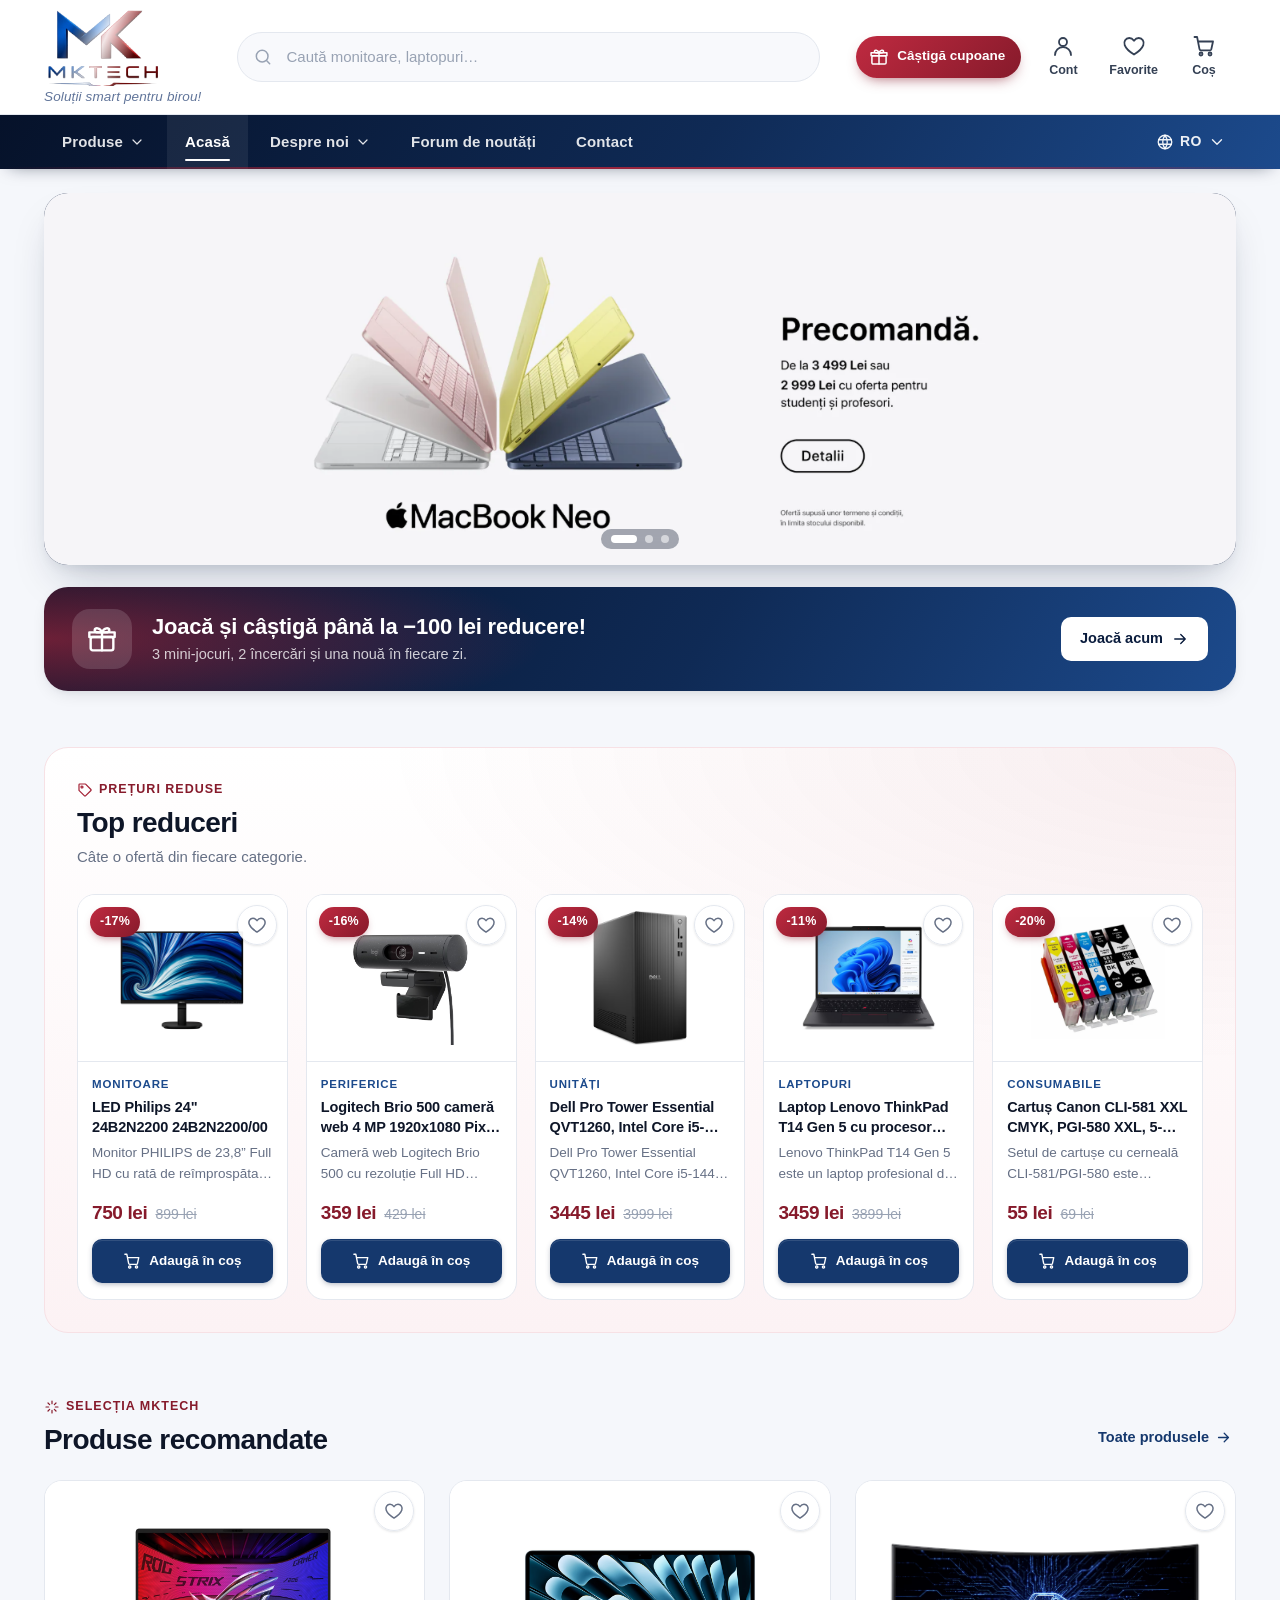
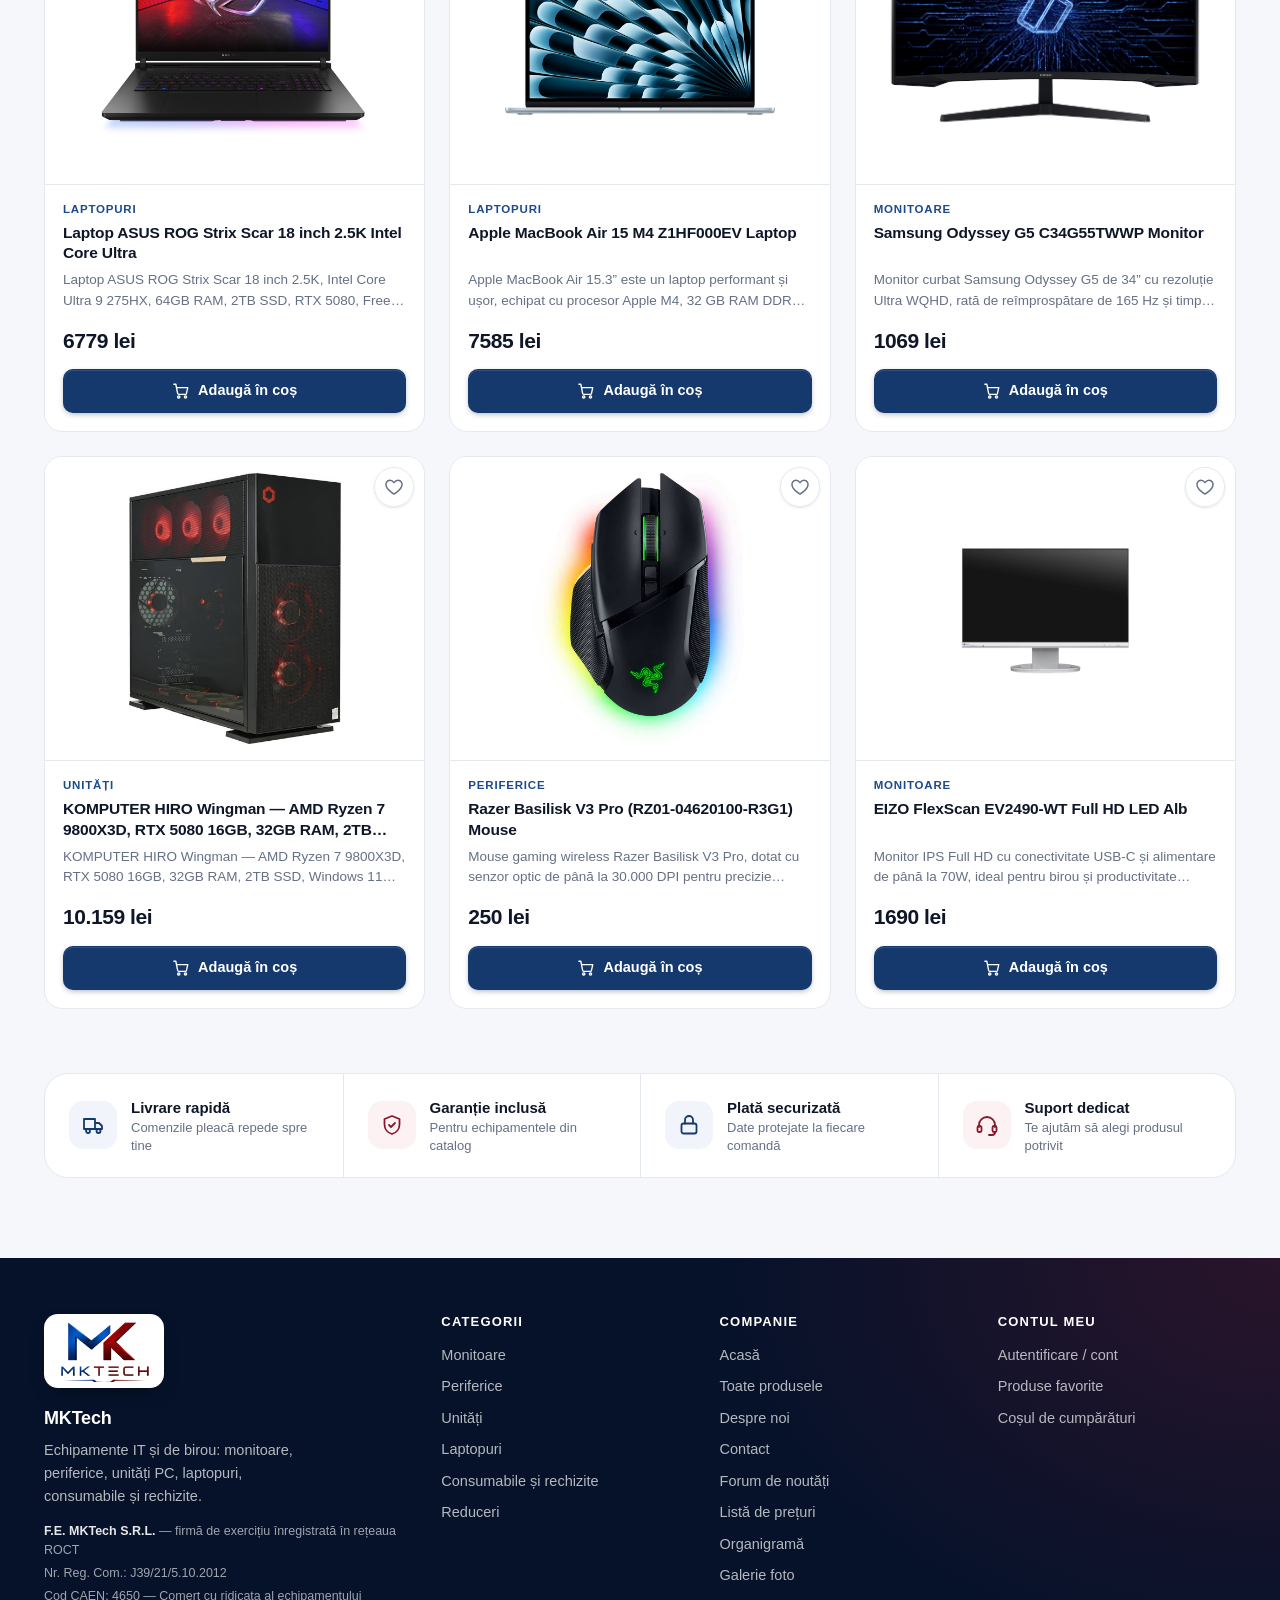
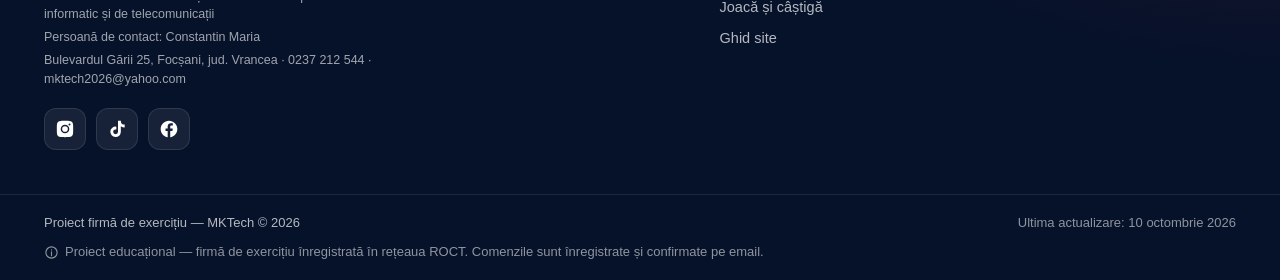
<file: index.html>
<!DOCTYPE html>
<html lang="ro">
<head>
  <meta charset="UTF-8">
  <meta name="viewport" content="width=device-width, initial-scale=1">
  <title>MKTech — Electronice și birotică</title>
  <meta name="description" content="MKTech — monitoare, periferice, unități PC, laptopuri, consumabile și rechizite pentru birou și școală.">
  <meta name="theme-color" content="#0a1c3d">
  <link rel="icon" type="image/png" href="imagini/logo.png">
  <link rel="stylesheet" href="style.css">
</head>
<body data-page="acasa">
  <!-- Header + bara de navigare: generate din script.js (secțiunea 5) -->
  <div id="site-header"></div>
  <noscript><p class="noscript">Pentru a folosi magazinul MKTech, activează JavaScript în browser.</p></noscript>

  <main id="main">
    <!-- Carusel: bannerele se setează în script.js → CONFIG.banners (banner1.png, banner2.png, banner3.png) -->
    <section class="hero container" aria-label="Bannere promoționale">
      <div class="carousel" data-carousel aria-roledescription="carusel">
        <div class="carousel__viewport">
          <div class="carousel__track"></div>
        </div>
        <button class="carousel__btn carousel__btn--prev" type="button" aria-label="Bannerul anterior"><span data-icon="chevronLeft"></span></button>
        <button class="carousel__btn carousel__btn--next" type="button" aria-label="Bannerul următor"><span data-icon="chevronRight"></span></button>
        <div class="carousel__dots"></div>
      </div>
    </section>

    <!-- Banda „Joacă și câștigă” → joc.html (mini-jocurile cu cupoane) -->
    <section class="container play-band-wrap" aria-labelledby="play-title">
      <a class="play-band" href="joc.html">
        <span class="play-band__gift" aria-hidden="true"><span data-icon="gift"></span></span>
        <span class="play-band__text">
          <span class="play-band__title" id="play-title">Joacă și câștigă până la −100 lei reducere!</span>
          <span class="play-band__sub">3 mini-jocuri, 2 încercări și una nouă în fiecare zi.</span>
        </span>
        <span class="btn play-band__btn">Joacă acum <span data-icon="arrowRight"></span></span>
      </a>
    </section>

    <!-- Top reduceri: lista de ID-uri e în script.js → DEAL_IDS -->
    <section class="section container" aria-labelledby="deals-title">
      <div class="deals-panel">
        <div class="section-head">
          <div>
            <span class="eyebrow"><span data-icon="tag"></span> Prețuri reduse</span>
            <h2 class="section-title" id="deals-title">Top reduceri</h2>
            <p class="section-subtitle">Câte o ofertă din fiecare categorie.</p>
          </div>
        </div>
        <div class="product-grid product-grid--deals" id="deals-grid"></div>
      </div>
    </section>

    <!-- Produse recomandate: lista de ID-uri e în script.js → FEATURED_IDS -->
    <section class="section container" aria-labelledby="featured-title">
      <div class="section-head">
        <div>
          <span class="eyebrow"><span data-icon="sparkle"></span> Selecția MKTech</span>
          <h2 class="section-title" id="featured-title">Produse recomandate</h2>
        </div>
        <a class="section-head__link" href="produse.html">Toate produsele <span data-icon="arrowRight"></span></a>
      </div>
      <div class="product-grid" id="featured-grid"></div>
    </section>

    <section class="trust container" aria-label="De ce să cumperi de la MKTech">
      <ul class="trust-list">
        <li class="trust-item">
          <span class="trust-item__icon"><span data-icon="truck"></span></span>
          <div>
            <p class="trust-item__title">Livrare rapidă</p>
            <p class="trust-item__text">Comenzile pleacă repede spre tine</p>
          </div>
        </li>
        <li class="trust-item">
          <span class="trust-item__icon"><span data-icon="shield"></span></span>
          <div>
            <p class="trust-item__title">Garanție inclusă</p>
            <p class="trust-item__text">Pentru echipamentele din catalog</p>
          </div>
        </li>
        <li class="trust-item">
          <span class="trust-item__icon"><span data-icon="lock"></span></span>
          <div>
            <p class="trust-item__title">Plată securizată</p>
            <p class="trust-item__text">Date protejate la fiecare comandă</p>
          </div>
        </li>
        <li class="trust-item">
          <span class="trust-item__icon"><span data-icon="headset"></span></span>
          <div>
            <p class="trust-item__title">Suport dedicat</p>
            <p class="trust-item__text">Te ajutăm să alegi produsul potrivit</p>
          </div>
        </li>
      </ul>
    </section>
  </main>

  <!-- Footer: generat din script.js (secțiunea 5); link-urile social media → CONFIG.social -->
  <div id="site-footer"></div>
  <script src="script.js"></script>
</body>
</html>
</file>
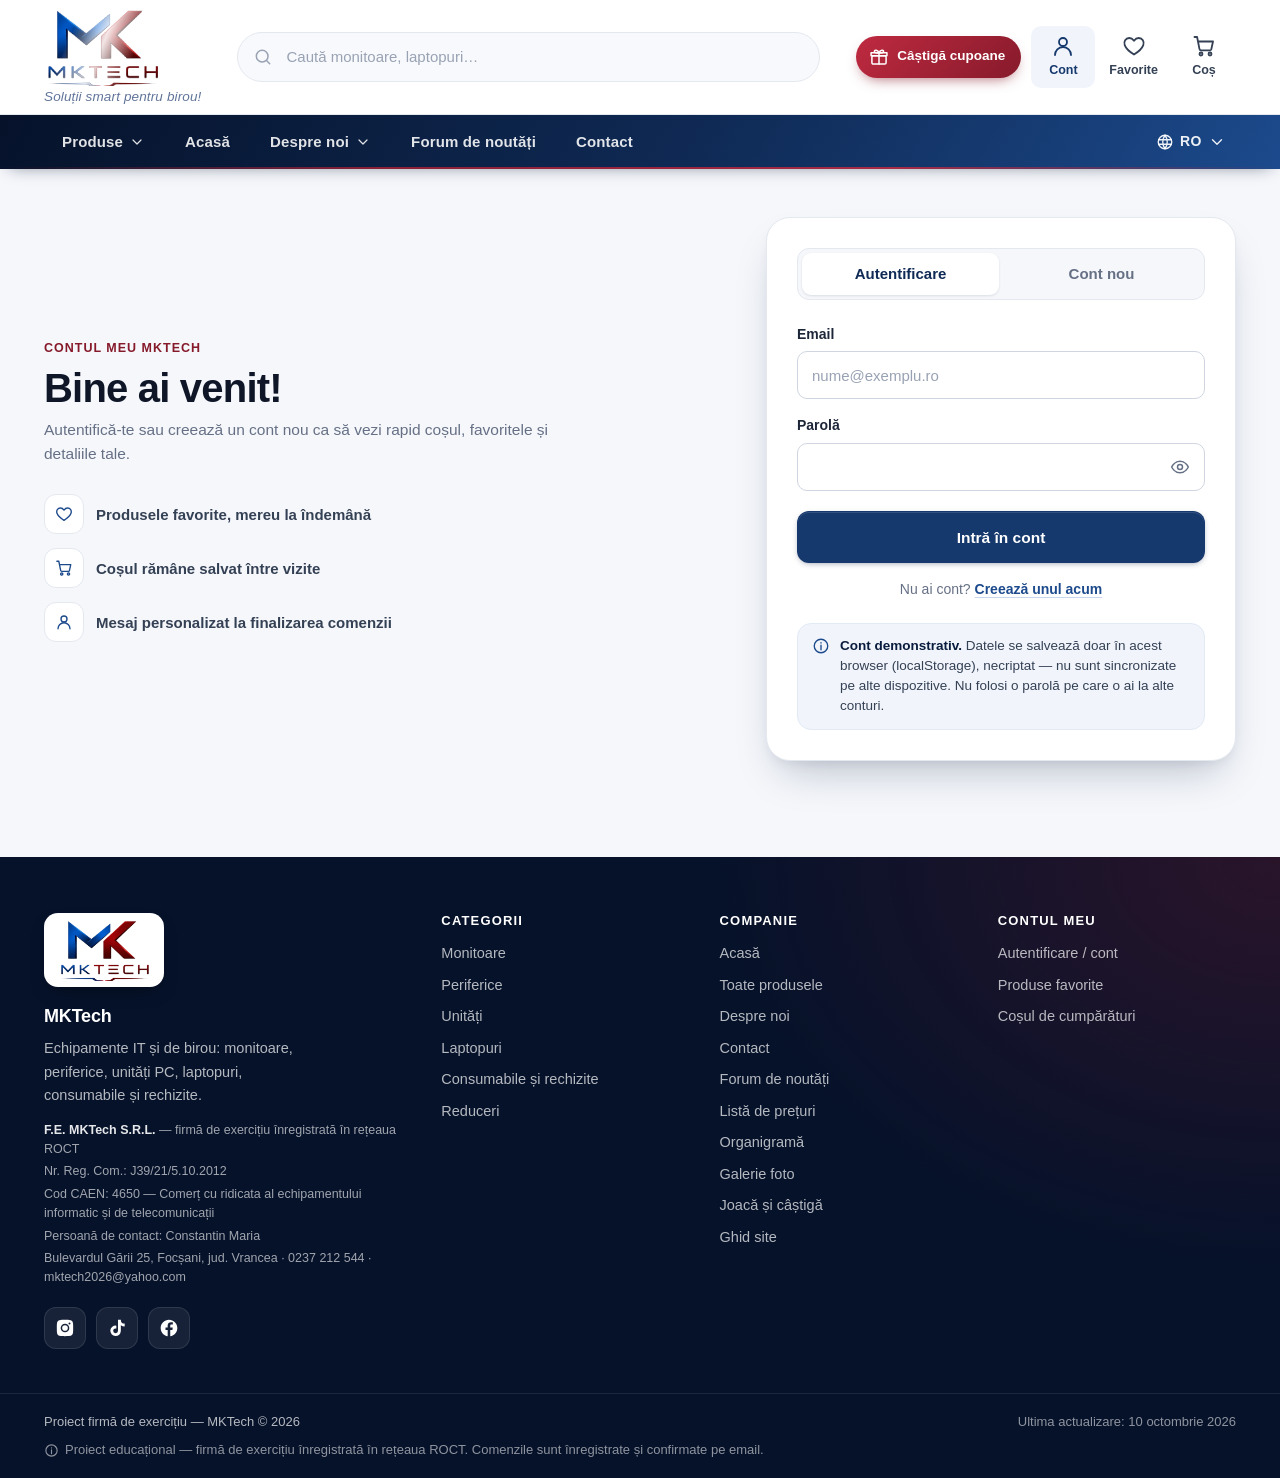
<file: cont.html>
<!DOCTYPE html>
<html lang="ro">
<head>
  <meta charset="UTF-8">
  <meta name="viewport" content="width=device-width, initial-scale=1">
  <title>Contul meu | MKTech</title>
  <meta name="description" content="Autentificare și cont utilizator MKTech.">
  <meta name="theme-color" content="#0a1c3d">
  <link rel="icon" type="image/png" href="imagini/logo.png">
  <link rel="stylesheet" href="style.css">
</head>
<body data-page="cont">
  <div id="site-header"></div>
  <noscript><p class="noscript">Pentru a folosi magazinul MKTech, activează JavaScript în browser.</p></noscript>

  <!--
    ⚠️ CONT DEMONSTRATIV (vezi și comentariul „Cont utilizator” din script.js, secțiunea 4)
    Site-ul e static, fără server. Conturile se salvează NECRIPTAT în localStorage,
    doar în browserul în care au fost create: nu sunt sigure, nu sunt reale
    și nu apar pe alt dispozitiv. Pentru conturi reale e nevoie de un serviciu extern
    (ex. Firebase Authentication sau Supabase Auth).
  -->
  <main id="main" class="container">
    <div id="account-root"></div>
  </main>

  <div id="site-footer"></div>
  <script src="script.js"></script>
</body>
</html>
</file>
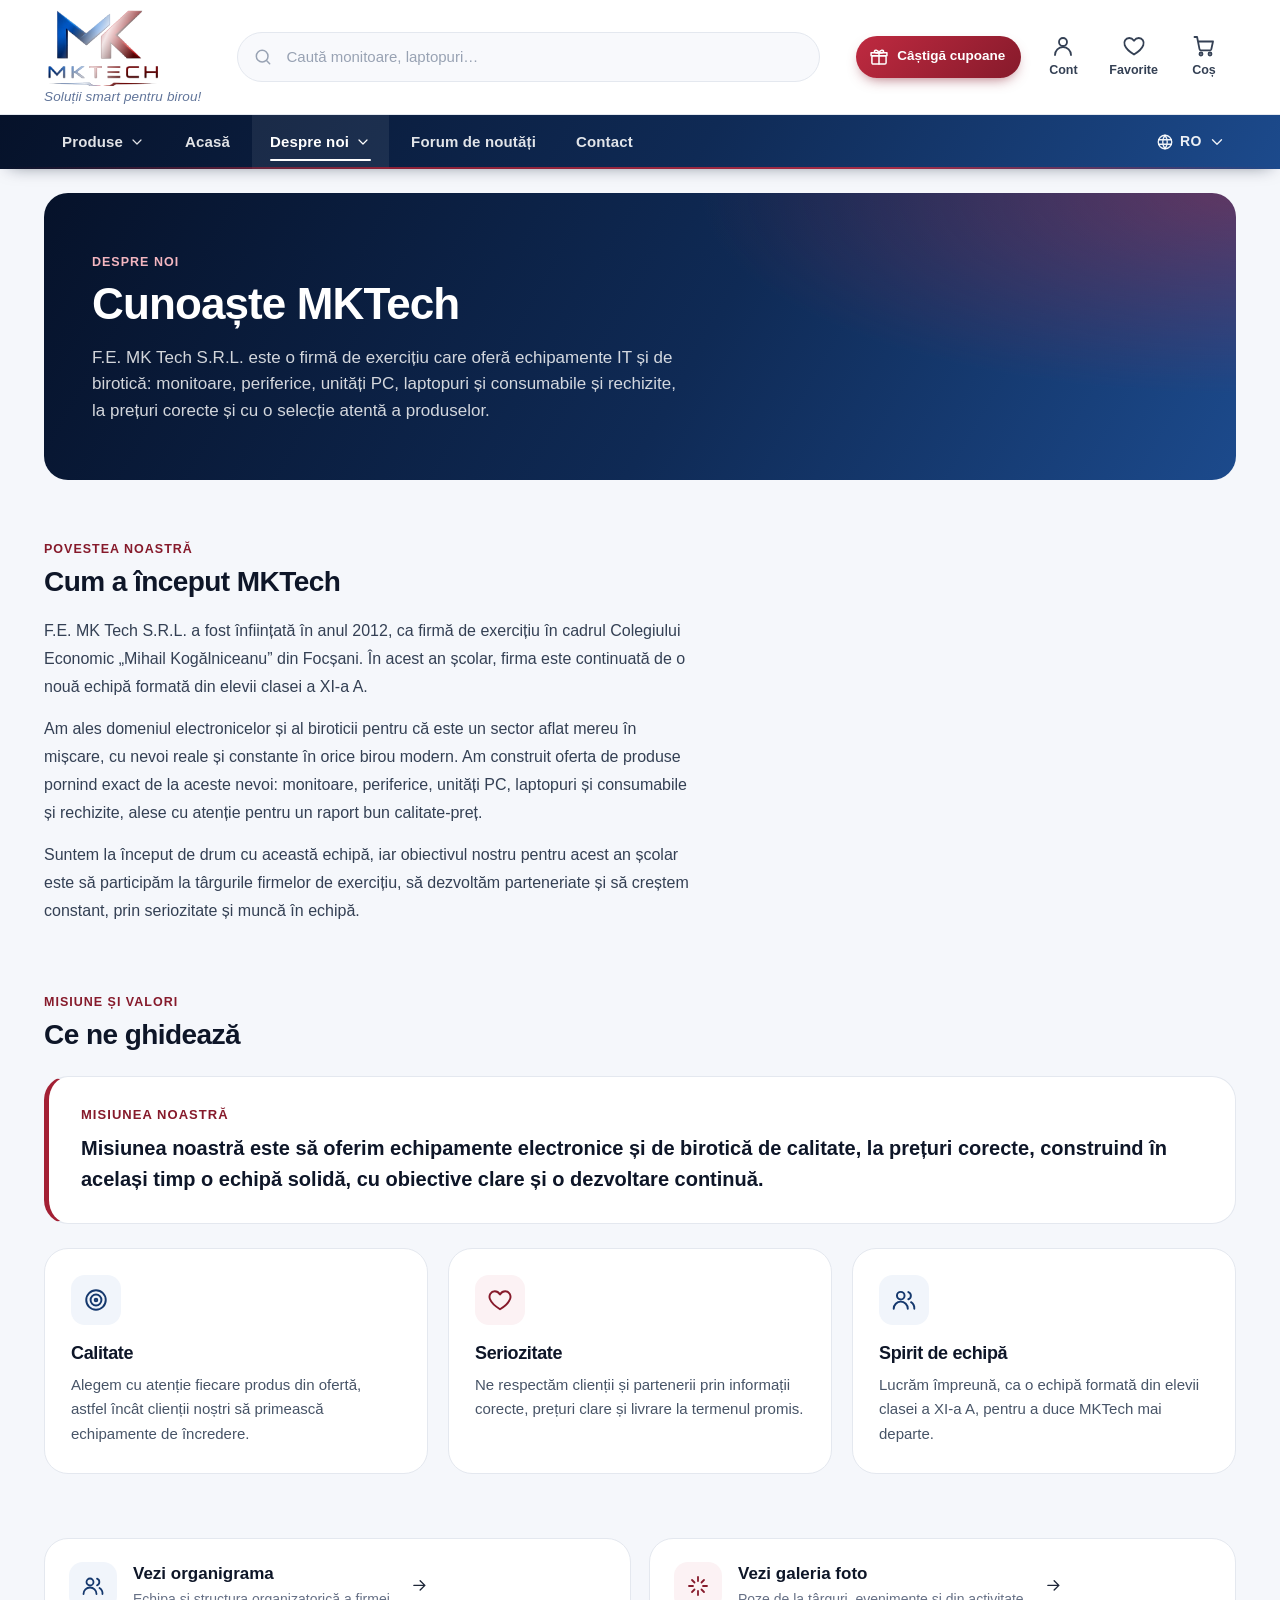
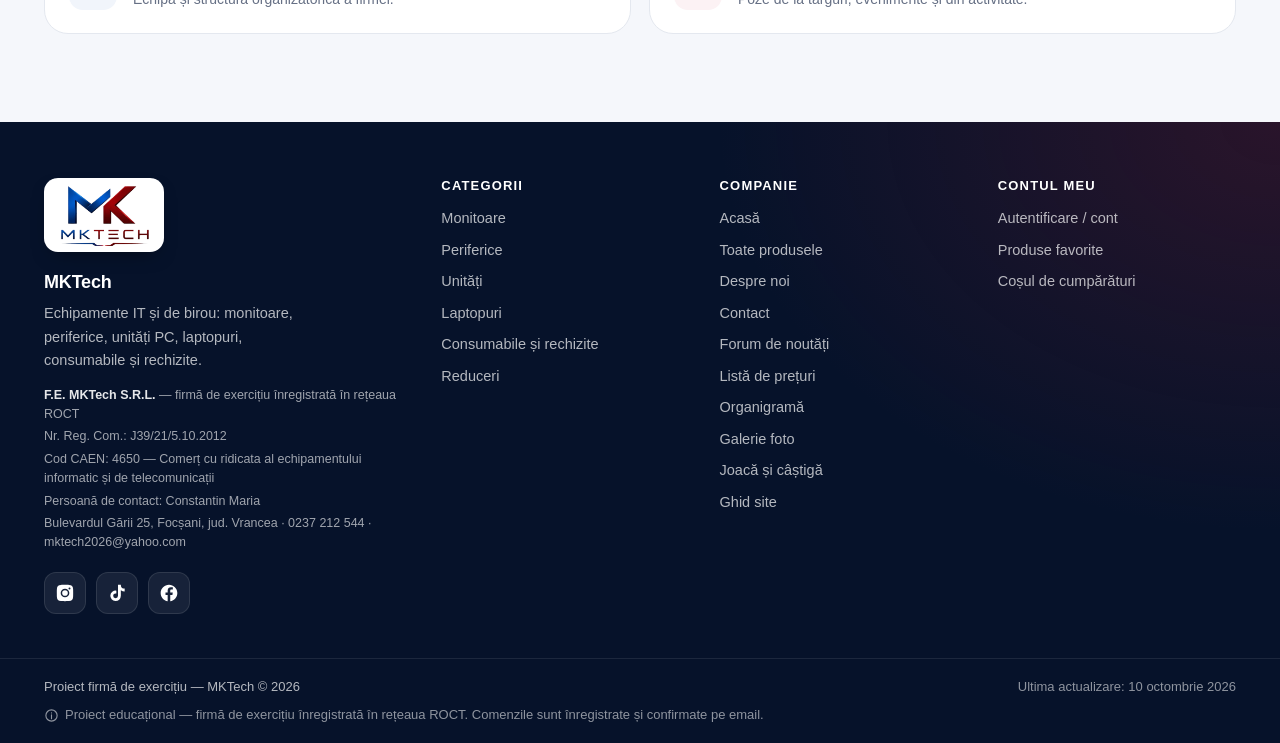
<file: despre.html>
<!DOCTYPE html>
<html lang="ro">
<head>
  <meta charset="UTF-8">
  <meta name="viewport" content="width=device-width, initial-scale=1">
  <title>Despre noi | MKTech</title>
  <meta name="description" content="Povestea, misiunea și echipa firmei de exercițiu MKTech.">
  <meta name="theme-color" content="#0a1c3d">
  <link rel="icon" type="image/png" href="imagini/logo.png">
  <link rel="stylesheet" href="style.css">
</head>
<body data-page="despre">
  <div id="site-header"></div>
  <noscript><p class="noscript">Pentru a folosi magazinul MKTech, activează JavaScript în browser.</p></noscript>

  <!--
    PAGINA „DESPRE NOI” — textele sunt completate.
    Mai rămân de făcut două lucruri:
      Galeria foto este pe galerie.html, iar organigramele pe organigrama.html.
  -->
  <main id="main" class="container">

    <!-- ===== 1. INTRODUCERE ===== -->
    <section class="page-hero">
      <span class="eyebrow">Despre noi</span>
      <h1 class="page-hero__title">Cunoaște MKTech</h1>
      <p class="page-hero__lead">
        F.E. MK Tech S.R.L. este o firmă de exercițiu care oferă echipamente IT și de birotică: monitoare, periferice,
        unități PC, laptopuri și consumabile și rechizite, la prețuri corecte și cu o selecție atentă a produselor.
      </p>
    </section>


    <!-- ===== 2. POVESTEA FIRMEI ===== -->
    <section class="section" aria-labelledby="story-title">
      <div class="about-story about-story--full">
        <div class="prose">
          <span class="eyebrow">Povestea noastră</span>
          <h2 class="section-title" id="story-title">Cum a început MKTech</h2>
          <p>F.E. MK Tech S.R.L. a fost înființată în anul 2012, ca firmă de exercițiu în cadrul Colegiului Economic
            „Mihail Kogălniceanu” din Focșani. În acest an școlar, firma este continuată de o nouă echipă formată din
            elevii clasei a XI-a A.</p>
          <p>Am ales domeniul electronicelor și al biroticii pentru că este un sector aflat mereu în mișcare, cu nevoi
            reale și constante în orice birou modern. Am construit oferta de produse pornind exact de la aceste nevoi:
            monitoare, periferice, unități PC, laptopuri și consumabile și rechizite, alese cu atenție pentru un raport
            bun calitate-preț.</p>
          <p>Suntem la început de drum cu această echipă, iar obiectivul nostru pentru acest an școlar este să participăm
            la târgurile firmelor de exercițiu, să dezvoltăm parteneriate și să creștem constant, prin seriozitate și
            muncă în echipă.</p>

        </div>

      </div>
    </section>

    <!-- ===== 3. MISIUNE & VALORI ===== -->
    <section class="section" aria-labelledby="values-title">
      <div class="section-head">
        <div>
          <span class="eyebrow">Misiune și valori</span>
          <h2 class="section-title" id="values-title">Ce ne ghidează</h2>
        </div>
      </div>

      <div class="mission">
        <p class="mission__label">Misiunea noastră</p>
        <p class="mission__text">Misiunea noastră este să oferim echipamente electronice și de birotică de calitate, la prețuri
          corecte, construind în același timp o echipă solidă, cu obiective clare și o dezvoltare continuă.</p>
      </div>

      <div class="cards-3">
        <article class="info-card">
          <span class="info-card__icon"><span data-icon="target"></span></span>
          <h3 class="info-card__title">Calitate</h3>
          <p class="info-card__text">Alegem cu atenție fiecare produs din ofertă, astfel încât clienții noștri să primească echipamente de încredere.</p>
        </article>
        <article class="info-card">
          <span class="info-card__icon"><span data-icon="heart"></span></span>
          <h3 class="info-card__title">Seriozitate</h3>
          <p class="info-card__text">Ne respectăm clienții și partenerii prin informații corecte, prețuri clare și livrare la termenul promis.</p>
        </article>
        <article class="info-card">
          <span class="info-card__icon"><span data-icon="users"></span></span>
          <h3 class="info-card__title">Spirit de echipă</h3>
          <p class="info-card__text">Lucrăm împreună, ca o echipă formată din elevii clasei a XI-a A, pentru a duce MKTech mai departe.</p>
        </article>
      </div>
    </section>

    <!-- ===== 4. LINKURI CĂTRE ORGANIGRAMĂ ȘI GALERIE ===== -->
    <section class="section">
      <div class="about-links">
        <a class="about-link" href="organigrama.html">
          <span class="about-link__icon"><span data-icon="users"></span></span>
          <span class="about-link__text">
            <span class="about-link__title">Vezi organigrama</span>
            <span class="about-link__sub">Echipa și structura organizatorică a firmei.</span>
          </span>
          <span class="about-link__arrow" data-icon="arrowRight"></span>
        </a>
        <a class="about-link" href="galerie.html">
          <span class="about-link__icon about-link__icon--accent"><span data-icon="sparkle"></span></span>
          <span class="about-link__text">
            <span class="about-link__title">Vezi galeria foto</span>
            <span class="about-link__sub">Poze de la târguri, evenimente și din activitate.</span>
          </span>
          <span class="about-link__arrow" data-icon="arrowRight"></span>
        </a>
      </div>
    </section>

  </main>

  <div id="site-footer"></div>
  <script src="script.js"></script>
</body>
</html>
</file>
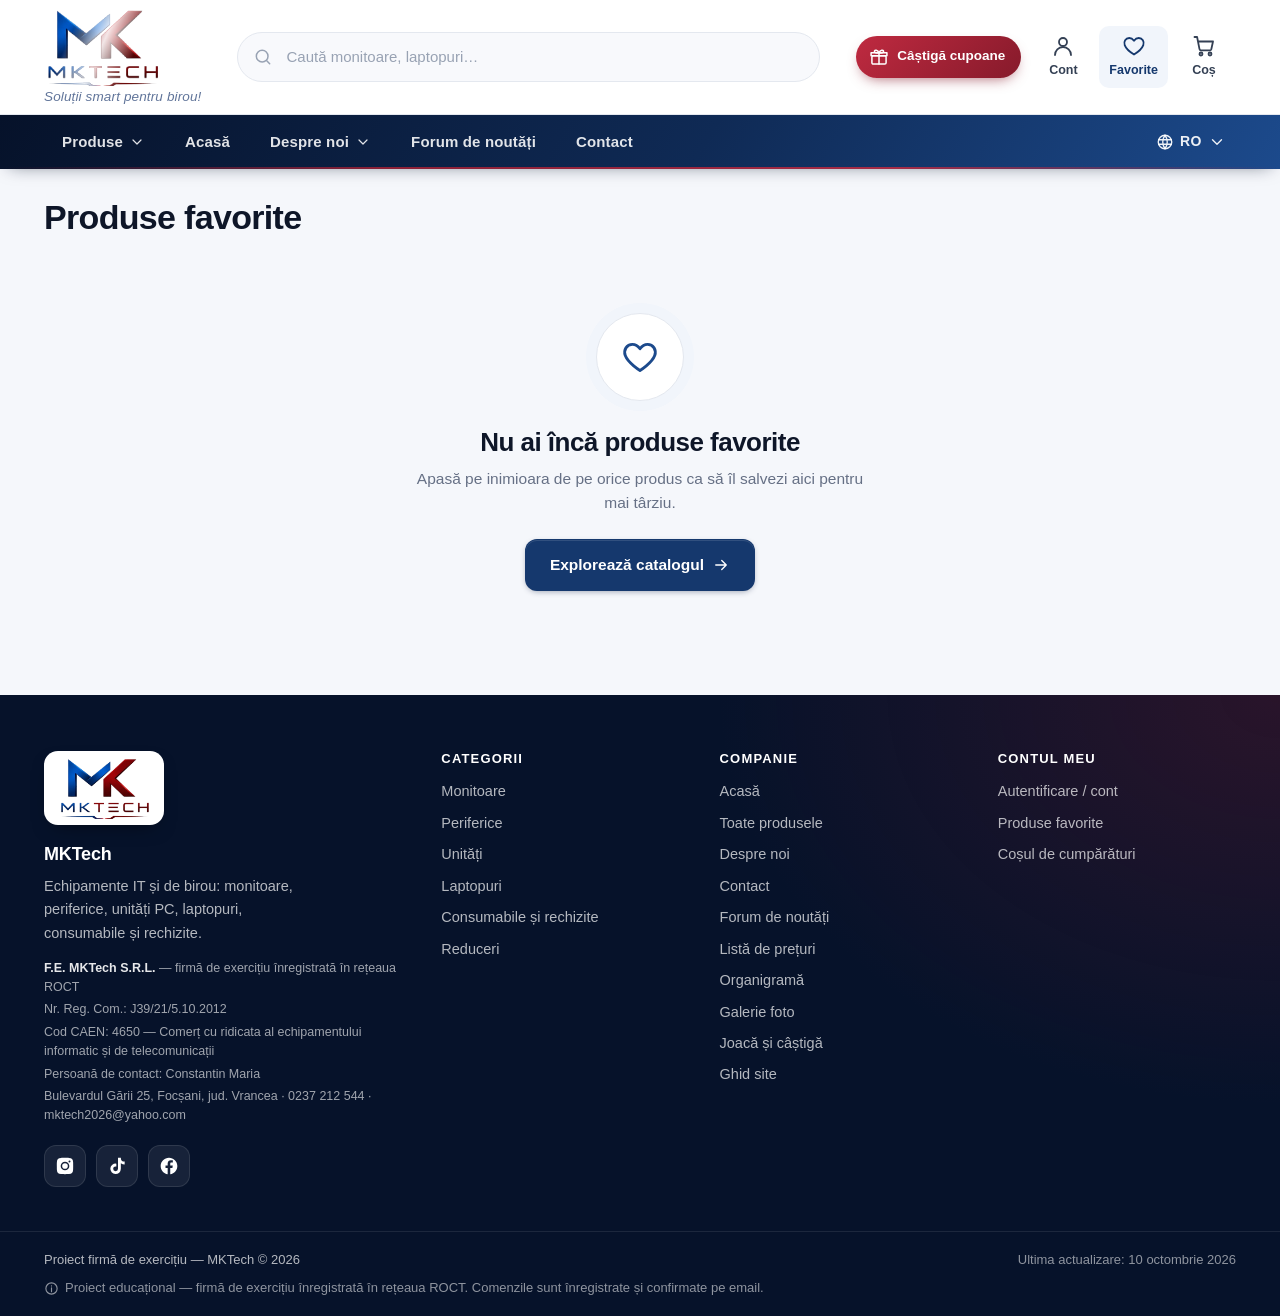
<file: favorite.html>
<!DOCTYPE html>
<html lang="ro">
<head>
  <meta charset="UTF-8">
  <meta name="viewport" content="width=device-width, initial-scale=1">
  <title>Produse favorite | MKTech</title>
  <meta name="description" content="Produsele tale favorite din magazinul MKTech.">
  <meta name="theme-color" content="#0a1c3d">
  <link rel="icon" type="image/png" href="imagini/logo.png">
  <link rel="stylesheet" href="style.css">
</head>
<body data-page="favorite">
  <div id="site-header"></div>
  <noscript><p class="noscript">Pentru a folosi magazinul MKTech, activează JavaScript în browser.</p></noscript>

  <!-- Lista de favorite e generată din script.js (secțiunea 8.5), din localStorage -->
  <main id="main" class="container">
    <div id="favorites-root"></div>
  </main>

  <div id="site-footer"></div>
  <script src="script.js"></script>
</body>
</html>
</file>
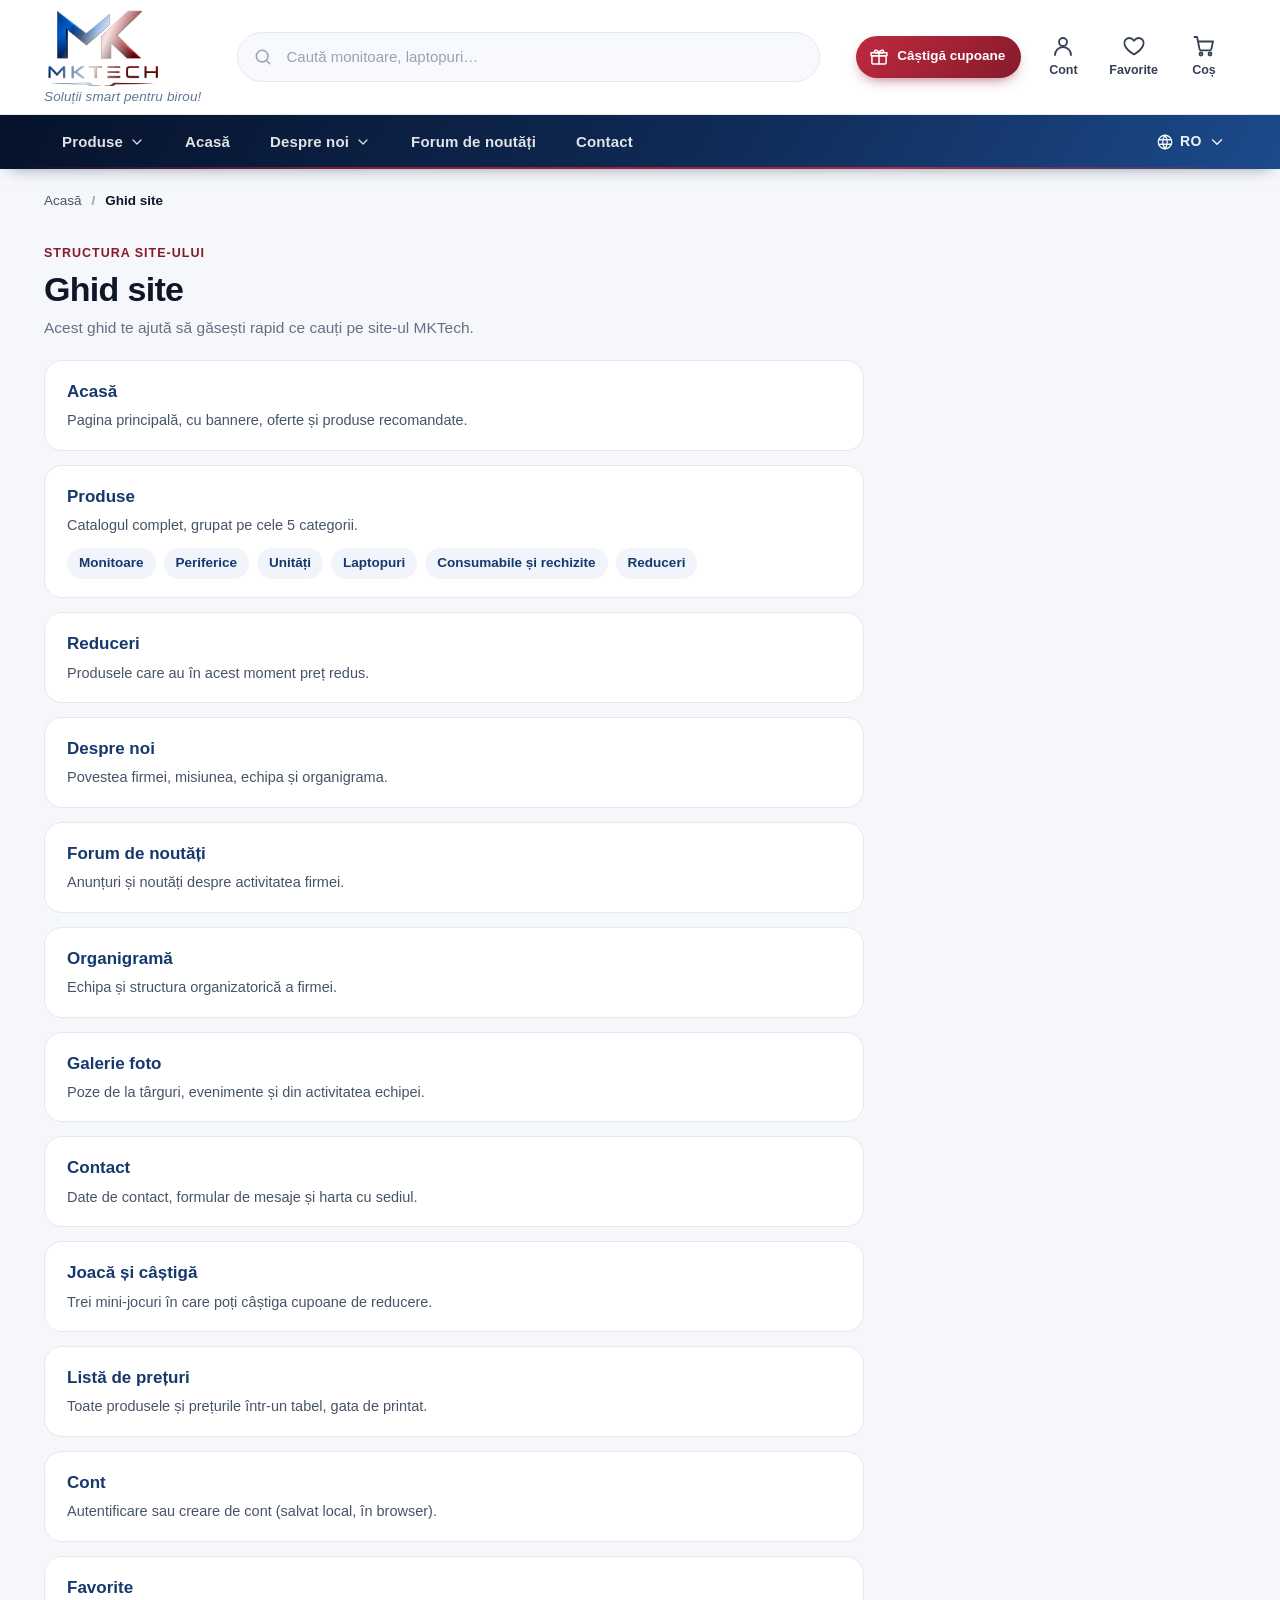
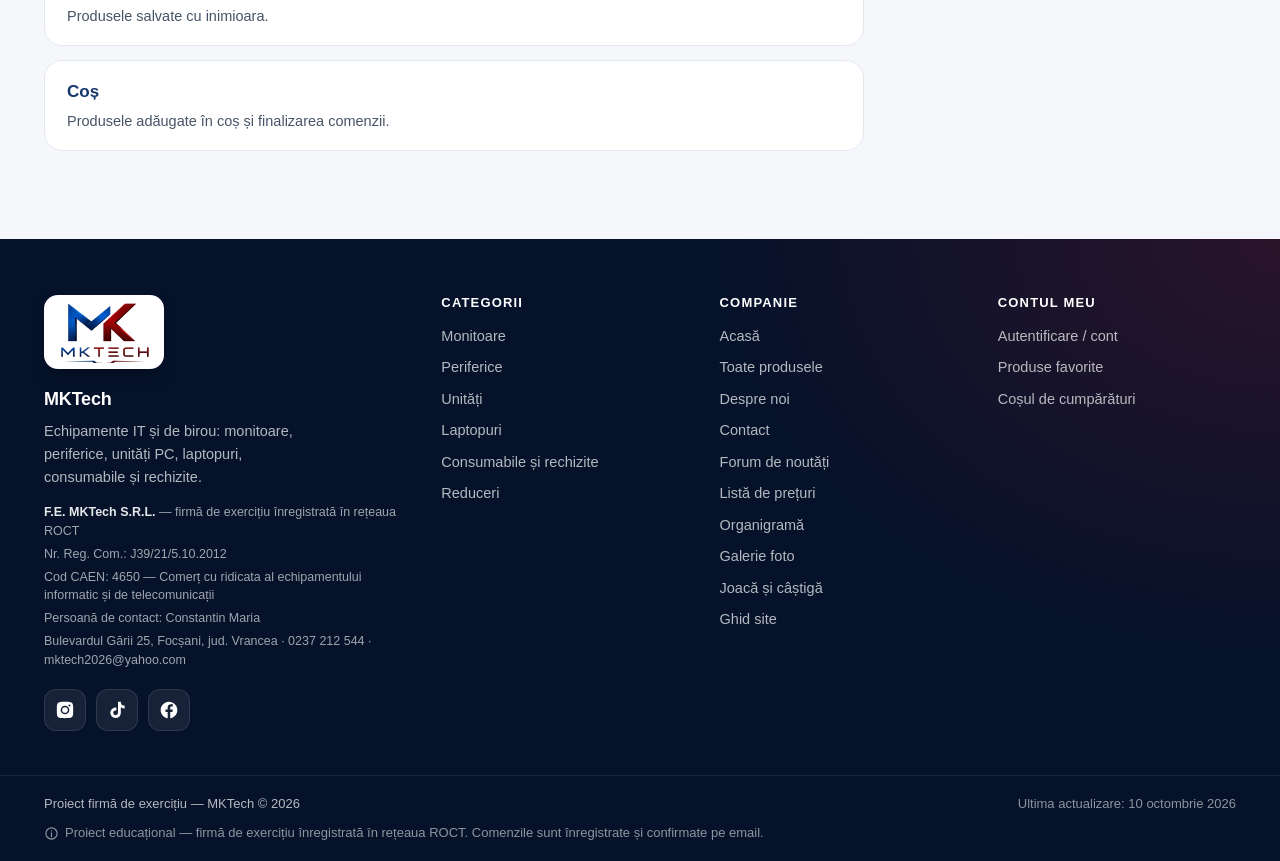
<file: ghid-site.html>
<!DOCTYPE html>
<html lang="ro">
<head>
  <meta charset="UTF-8">
  <meta name="viewport" content="width=device-width, initial-scale=1">
  <title>Ghid site | MKTech</title>
  <meta name="description" content="Ghid rapid de navigare pe site-ul MKTech.">
  <meta name="theme-color" content="#0a1c3d">
  <link rel="icon" type="image/png" href="imagini/logo.png">
  <link rel="stylesheet" href="style.css">
</head>
<body data-page="ghid-site">
  <div id="site-header"></div>
  <noscript><p class="noscript">Pentru a folosi magazinul MKTech, activează JavaScript în browser.</p></noscript>

  <main id="main" class="container">
    <nav class="breadcrumb" aria-label="Breadcrumb">
      <ol>
        <li><a href="index.html">Acasă</a></li>
        <li aria-current="page">Ghid site</li>
      </ol>
    </nav>

    <header class="page-head">
      <span class="eyebrow">Structura site-ului</span>
      <h1 class="page-title">Ghid site</h1>
      <p class="page-subtitle">Acest ghid te ajută să găsești rapid ce cauți pe site-ul MKTech.</p>
    </header>

    <ul class="guide-list">
      <li class="guide-item">
        <a class="guide-item__link" href="index.html">Acasă</a>
        <p class="guide-item__text">Pagina principală, cu bannere, oferte și produse recomandate.</p>
      </li>
      <li class="guide-item">
        <a class="guide-item__link" href="produse.html">Produse</a>
        <p class="guide-item__text">Catalogul complet, grupat pe cele 5 categorii.</p>
        <ul class="guide-sub">
          <li><a href="produse.html#monitoare">Monitoare</a></li>
          <li><a href="produse.html#periferice">Periferice</a></li>
          <li><a href="produse.html#unitati">Unități</a></li>
          <li><a href="produse.html#laptopuri">Laptopuri</a></li>
          <li><a href="produse.html#consumabile">Consumabile și rechizite</a></li>
          <li><a href="reduceri.html">Reduceri</a></li>
        </ul>
      </li>
      <li class="guide-item">
        <a class="guide-item__link" href="reduceri.html">Reduceri</a>
        <p class="guide-item__text">Produsele care au în acest moment preț redus.</p>
      </li>
      <li class="guide-item">
        <a class="guide-item__link" href="despre.html">Despre noi</a>
        <p class="guide-item__text">Povestea firmei, misiunea, echipa și organigrama.</p>
      </li>
      <li class="guide-item">
        <a class="guide-item__link" href="noutati.html">Forum de noutăți</a>
        <p class="guide-item__text">Anunțuri și noutăți despre activitatea firmei.</p>
      </li>
      <li class="guide-item">
        <a class="guide-item__link" href="organigrama.html">Organigramă</a>
        <p class="guide-item__text">Echipa și structura organizatorică a firmei.</p>
      </li>
      <li class="guide-item">
        <a class="guide-item__link" href="galerie.html">Galerie foto</a>
        <p class="guide-item__text">Poze de la târguri, evenimente și din activitatea echipei.</p>
      </li>
      <li class="guide-item">
        <a class="guide-item__link" href="contact.html">Contact</a>
        <p class="guide-item__text">Date de contact, formular de mesaje și harta cu sediul.</p>
      </li>
      <li class="guide-item">
        <a class="guide-item__link" href="joc.html">Joacă și câștigă</a>
        <p class="guide-item__text">Trei mini-jocuri în care poți câștiga cupoane de reducere.</p>
      </li>
      <li class="guide-item">
        <a class="guide-item__link" href="lista-preturi.html">Listă de prețuri</a>
        <p class="guide-item__text">Toate produsele și prețurile într-un tabel, gata de printat.</p>
      </li>
      <li class="guide-item">
        <a class="guide-item__link" href="cont.html">Cont</a>
        <p class="guide-item__text">Autentificare sau creare de cont (salvat local, în browser).</p>
      </li>
      <li class="guide-item">
        <a class="guide-item__link" href="favorite.html">Favorite</a>
        <p class="guide-item__text">Produsele salvate cu inimioara.</p>
      </li>
      <li class="guide-item">
        <a class="guide-item__link" href="cos.html">Coș</a>
        <p class="guide-item__text">Produsele adăugate în coș și finalizarea comenzii.</p>
      </li>
    </ul>
  </main>

  <div id="site-footer"></div>
  <script src="script.js"></script>
</body>
</html>
</file>
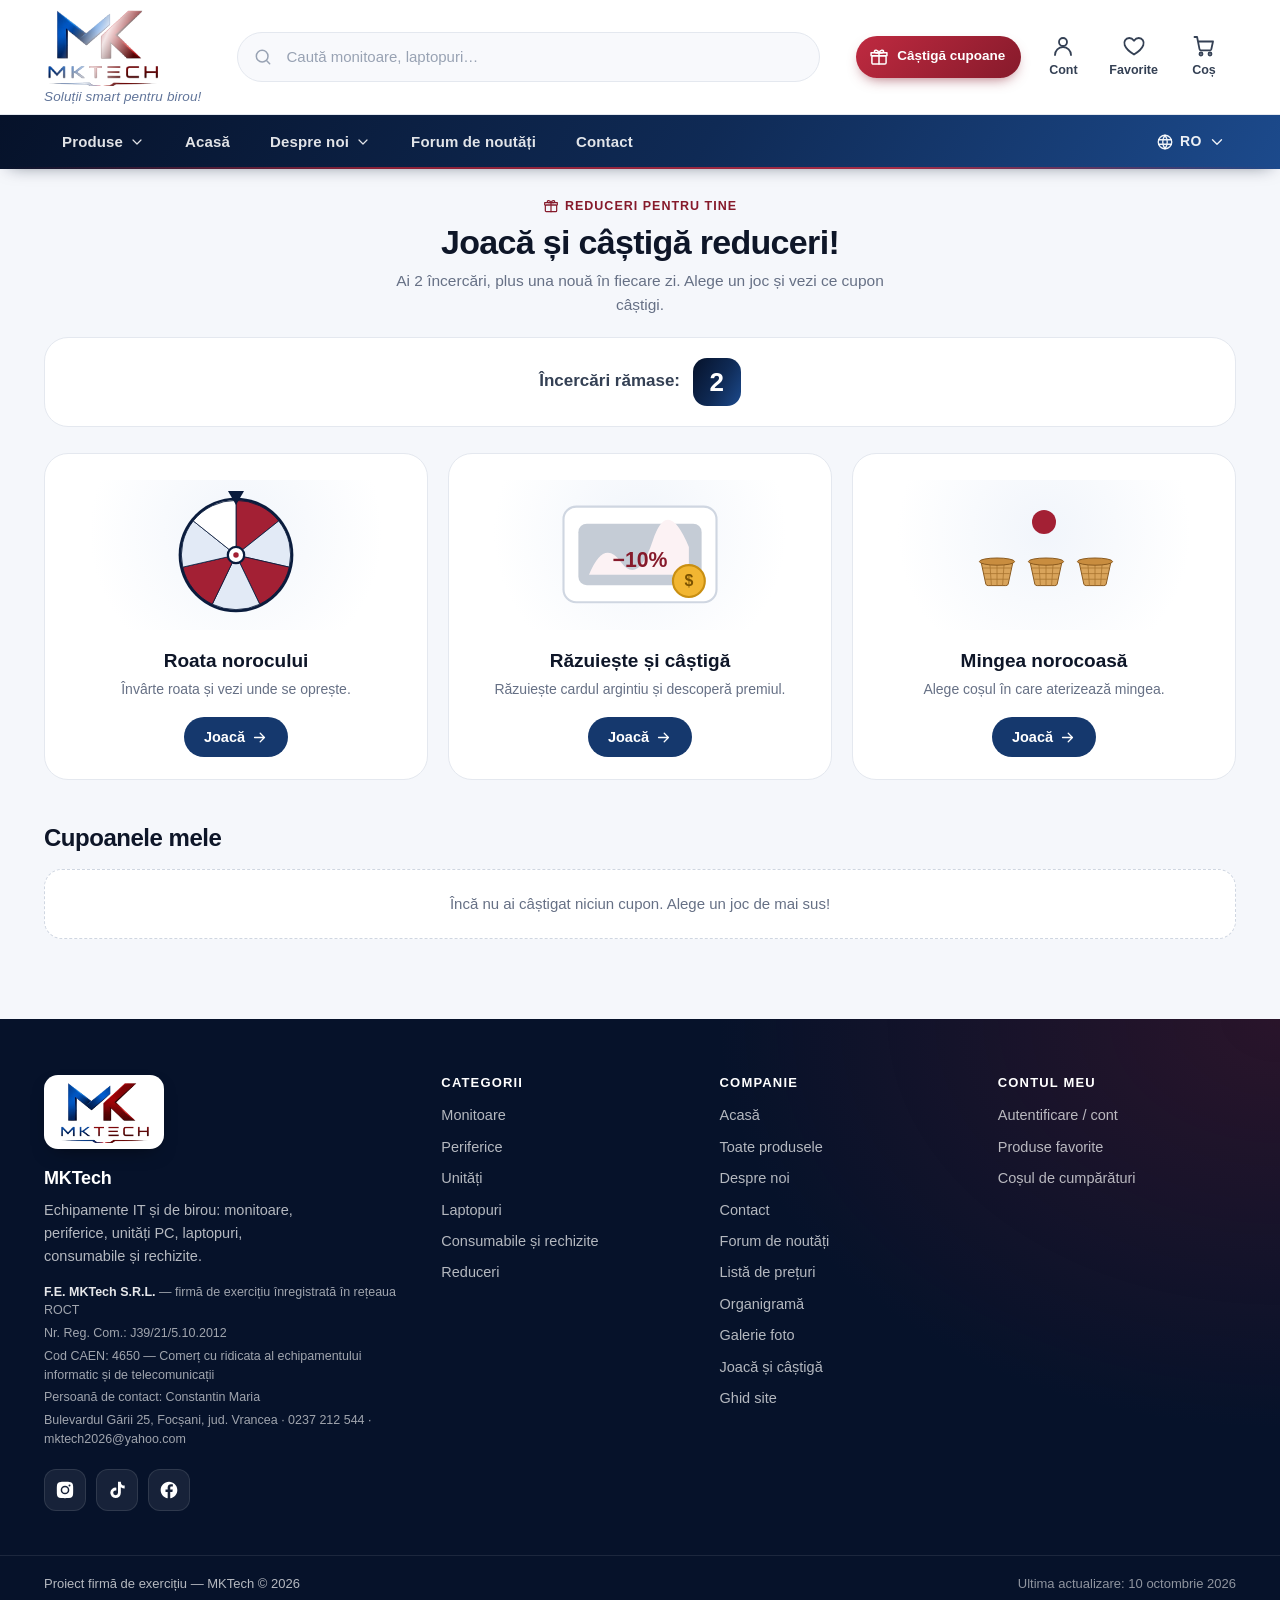
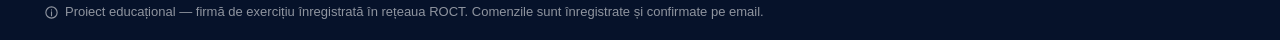
<file: joc.html>
<!DOCTYPE html>
<html lang="ro">
<head>
  <meta charset="UTF-8">
  <meta name="viewport" content="width=device-width, initial-scale=1">
  <title>Joacă și câștigă | MKTech</title>
  <meta name="description" content="Joacă mini-jocurile MKTech și câștigă cupoane de reducere: roata norocului, răzuiește și câștigă, mingea norocoasă.">
  <meta name="theme-color" content="#0a1c3d">
  <link rel="icon" type="image/png" href="imagini/logo.png">
  <link rel="stylesheet" href="style.css">
</head>
<body data-page="joc">
  <div id="site-header"></div>
  <noscript><p class="noscript">Pentru a juca, activează JavaScript în browser.</p></noscript>

  <!-- Pagina de joc (aici ajung și cei care scanează codul QR de pe pliante).
       Jocurile sunt construite din joc.js; premiile și codurile sunt în cupoane.js. -->
  <main id="main" class="container">
    <header class="page-head game-head">
      <span class="eyebrow"><span data-icon="gift"></span> Reduceri pentru tine</span>
      <h1 class="page-title">Joacă și câștigă reduceri!</h1>
      <p class="page-subtitle">Ai 2 încercări, plus una nouă în fiecare zi. Alege un joc și vezi ce cupon câștigi.</p>
    </header>

    <div id="game-root"></div>
  </main>

  <div id="site-footer"></div>
  <script src="script.js"></script>
  <script src="cupoane.js"></script>
  <script src="joc.js"></script>
</body>
</html>
</file>
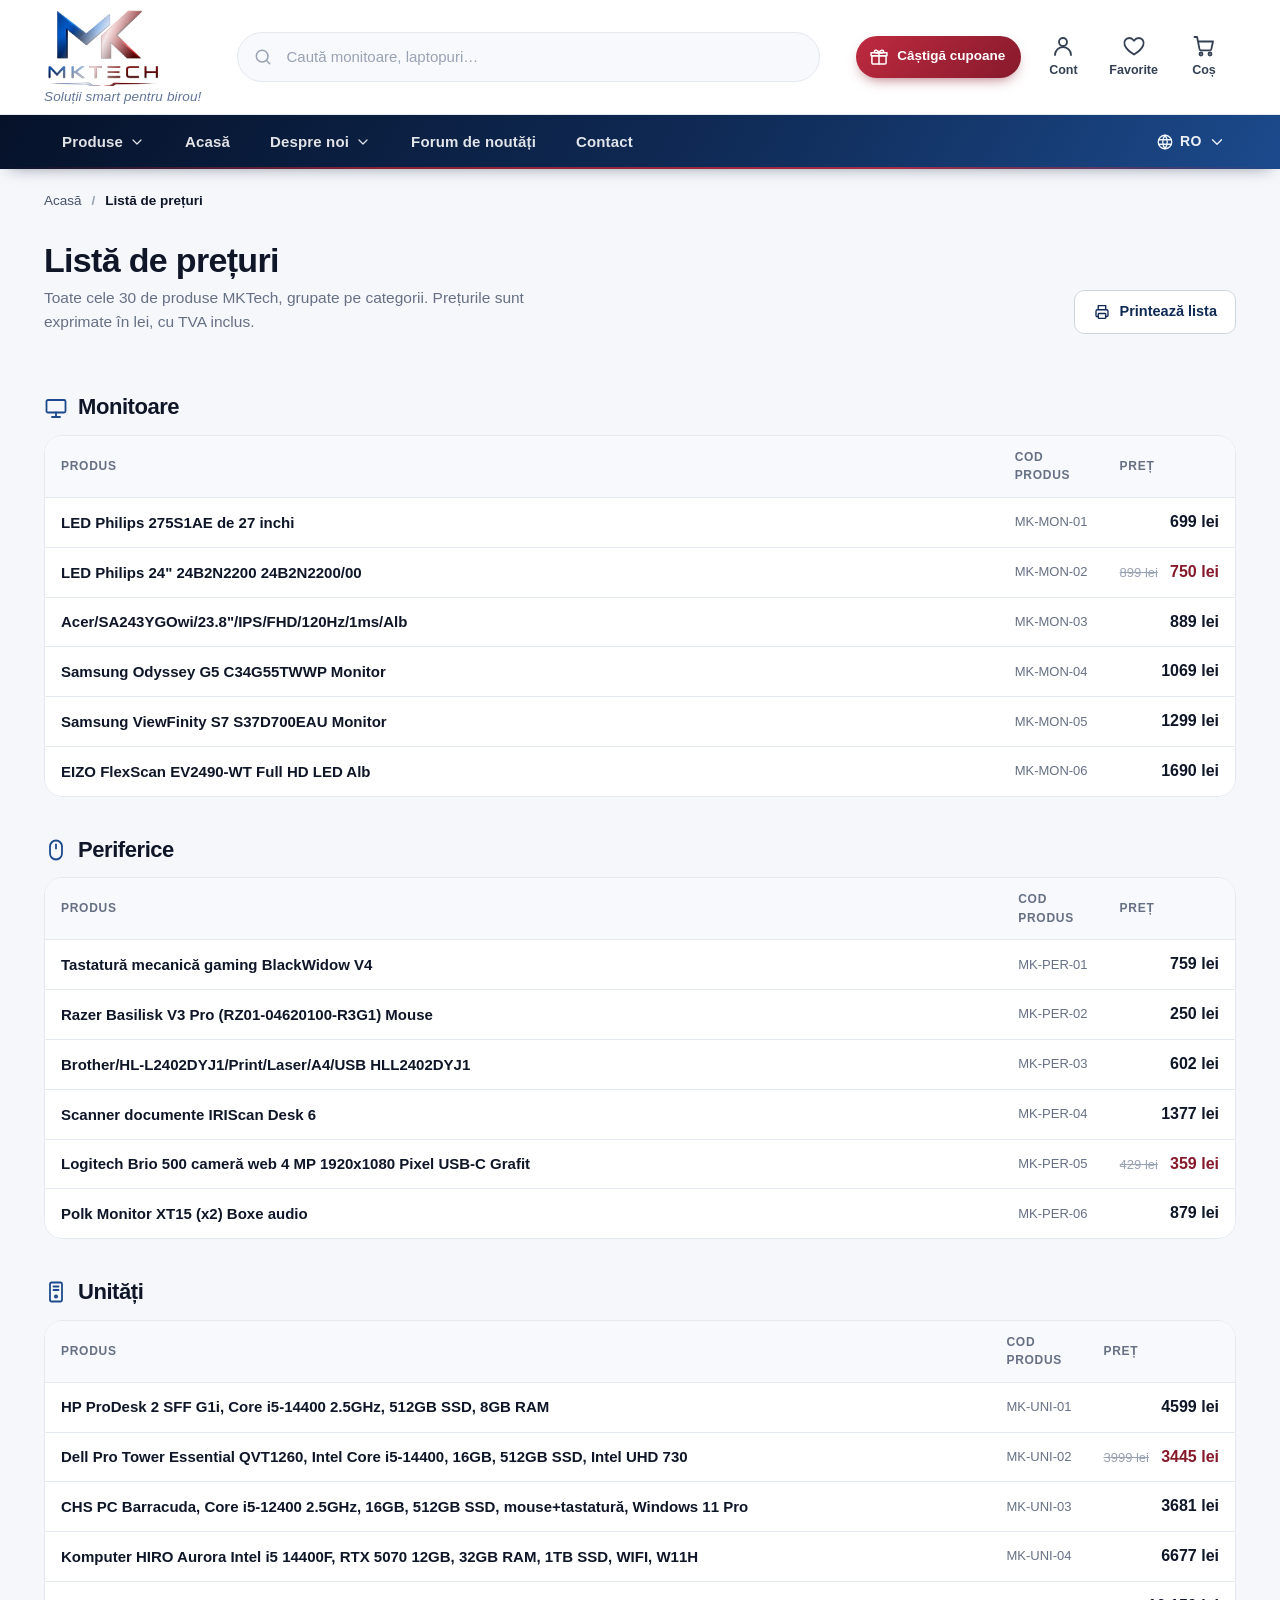
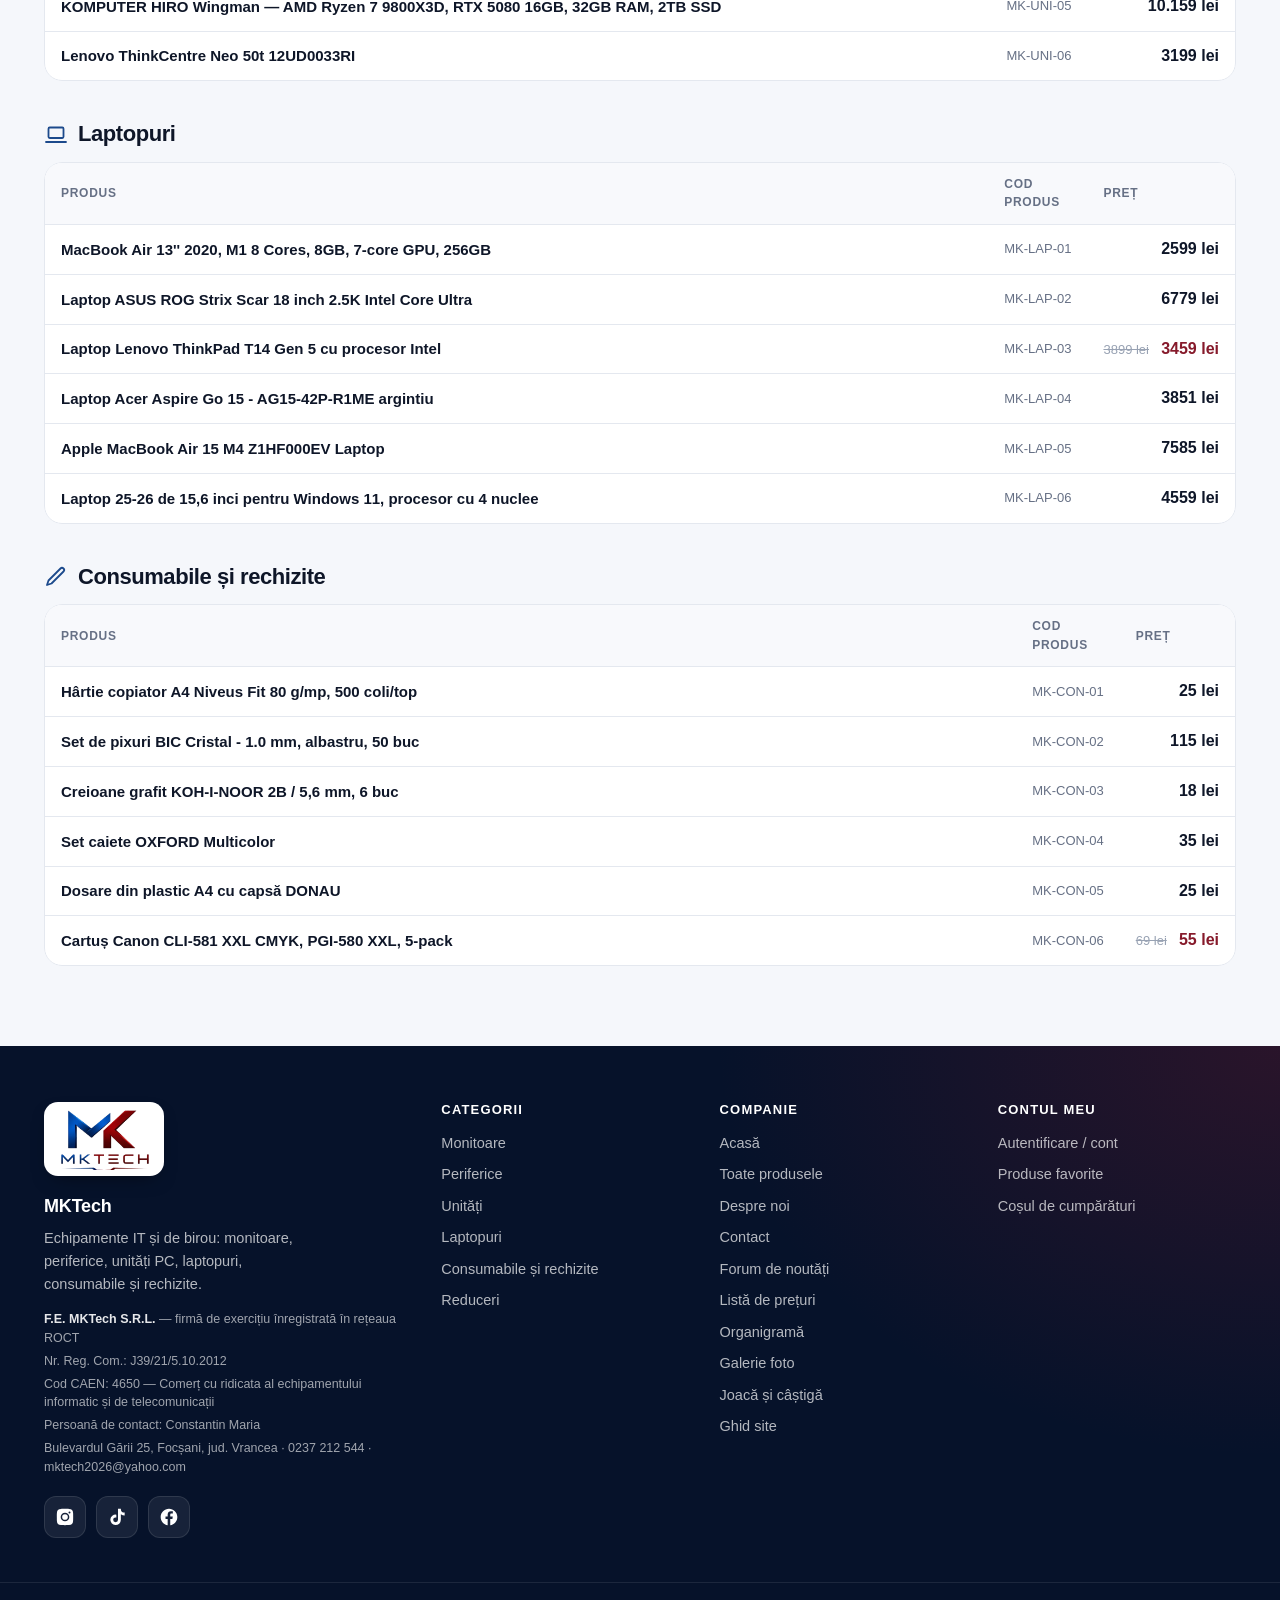
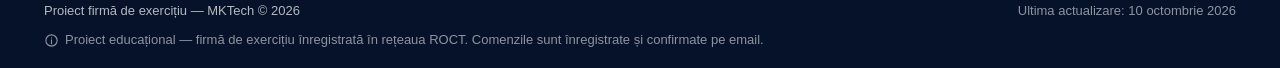
<file: lista-preturi.html>
<!DOCTYPE html>
<html lang="ro">
<head>
  <meta charset="UTF-8">
  <meta name="viewport" content="width=device-width, initial-scale=1">
  <title>Listă de prețuri | MKTech</title>
  <meta name="description" content="Lista completă de prețuri MKTech, pe categorii de produse.">
  <meta name="theme-color" content="#0a1c3d">
  <link rel="icon" type="image/png" href="imagini/logo.png">
  <link rel="stylesheet" href="style.css">
</head>
<body data-page="lista-preturi">
  <div id="site-header"></div>
  <noscript><p class="noscript">Pentru a folosi magazinul MKTech, activează JavaScript în browser.</p></noscript>

  <!-- Tabelele sunt generate din catalogul de produse din script.js (PRODUCTS):
       prețurile NU sunt scrise a doua oară aici, deci se actualizează singure. -->
  <main id="main" class="container">
    <nav class="breadcrumb" aria-label="Breadcrumb">
      <ol>
        <li><a href="index.html">Acasă</a></li>
        <li aria-current="page">Listă de prețuri</li>
      </ol>
    </nav>

    <header class="page-head page-head--row">
      <div>
        <h1 class="page-title">Listă de prețuri</h1>
        <p class="page-subtitle">Toate cele 30 de produse MKTech, grupate pe categorii. Prețurile sunt exprimate în lei, cu TVA inclus.</p>
      </div>
      <button class="btn btn--outline no-print" type="button" onclick="window.print()">
        <span data-icon="printer"></span> Printează lista
      </button>
    </header>

    <div id="pricelist-root"></div>
  </main>

  <div id="site-footer"></div>
  <script src="script.js"></script>
</body>
</html>
</file>
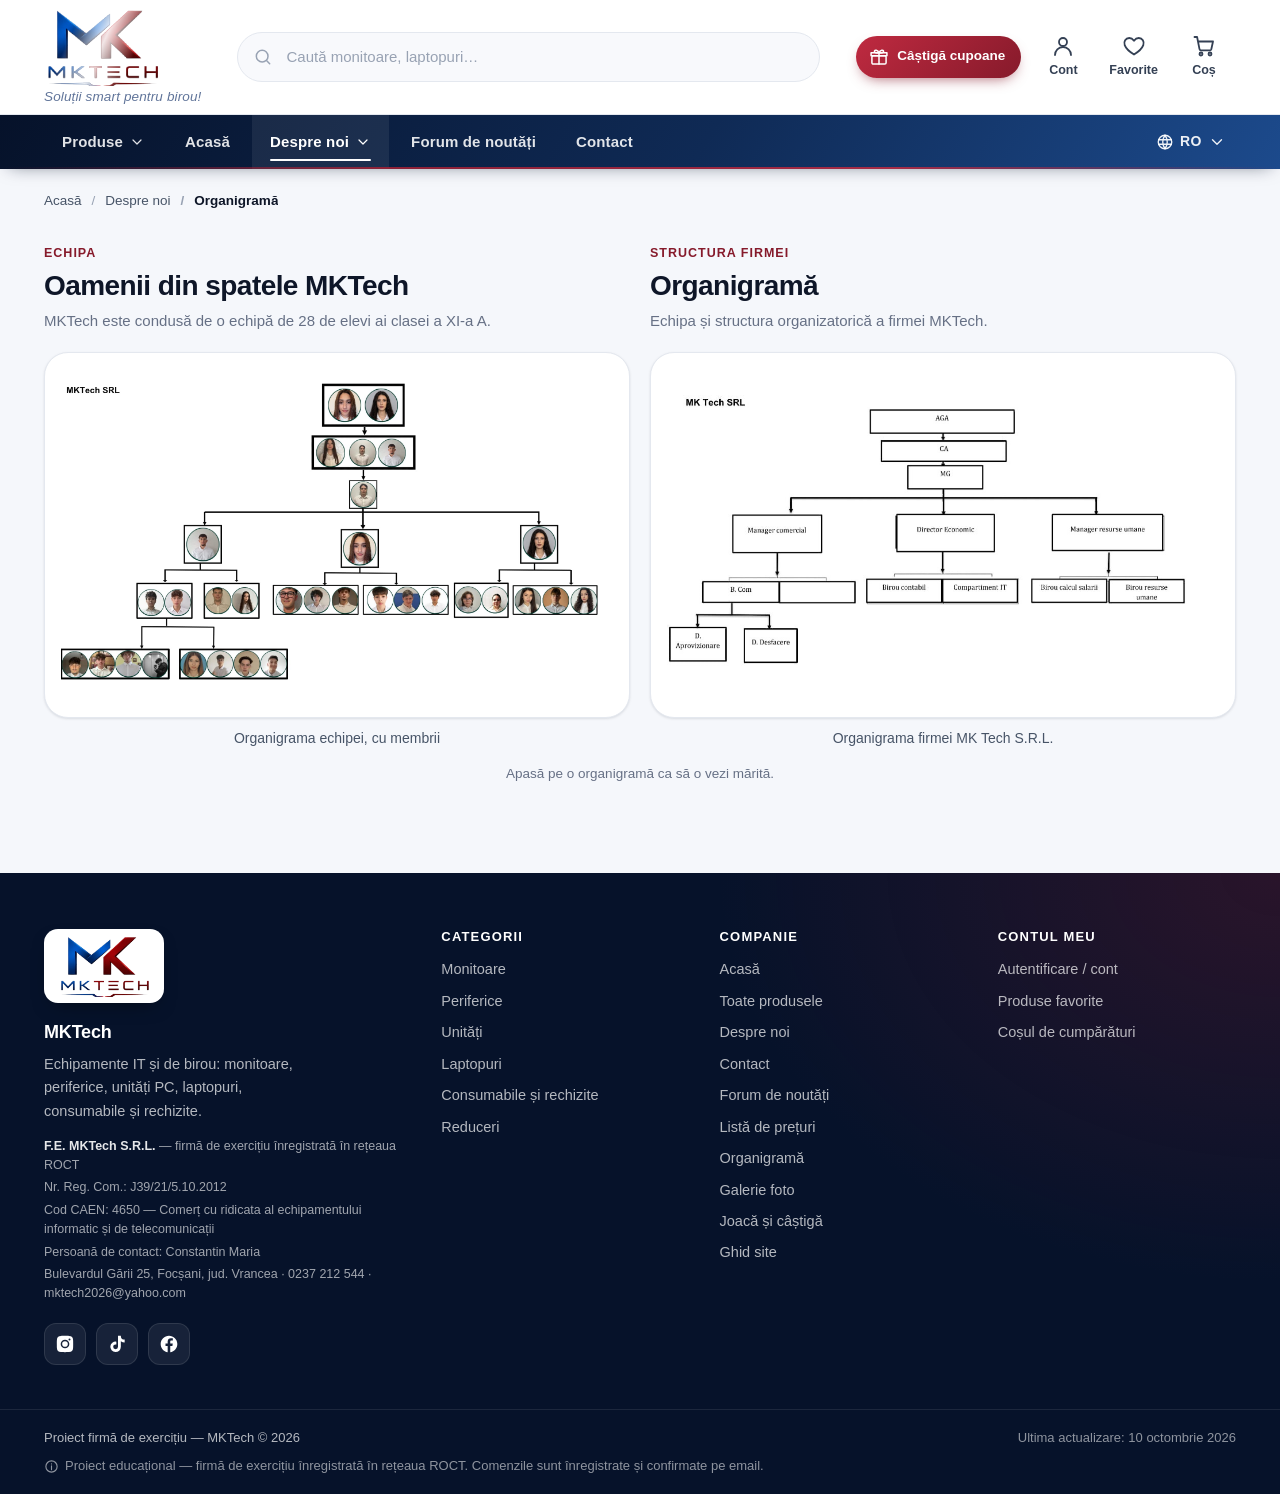
<file: organigrama.html>
<!DOCTYPE html>
<html lang="ro">
<head>
  <meta charset="UTF-8">
  <meta name="viewport" content="width=device-width, initial-scale=1">
  <title>Organigramă | MKTech</title>
  <meta name="description" content="Organigrama și structura organizatorică a firmei de exercițiu MKTech.">
  <meta name="theme-color" content="#0a1c3d">
  <link rel="icon" type="image/png" href="imagini/logo.png">
  <link rel="stylesheet" href="style.css">
</head>
<body data-page="organigrama">
  <div id="site-header"></div>
  <noscript><p class="noscript">Pentru a folosi magazinul MKTech, activează JavaScript în browser.</p></noscript>

  <main id="main" class="container">
    <nav class="breadcrumb" aria-label="Breadcrumb">
      <ol>
        <li><a href="index.html">Acasă</a></li>
        <li><a href="despre.html">Despre noi</a></li>
        <li aria-current="page">Organigramă</li>
      </ol>
    </nav>

    <!-- Cele două organigrame, una lângă alta, fiecare cu titlul ei deasupra.
         Ordinea de mai jos (titlu, imagine, titlu, imagine) este și ordinea de pe telefon.
         Click pe oricare organigramă o deschide mărită.
         ROBERT: imagini/organigrama-echipa.png o adaugi tu (organigrama cu pozele colegilor);
         până atunci, în locul ei apare un bloc gri cu „Imagine în curând”. -->
    <section class="section org-section" aria-labelledby="org-title">
      <div class="org-pair">
        <div class="org-pair__head">
          <span class="eyebrow">Echipa</span>
          <h2 class="section-title" id="team-title">Oamenii din spatele MKTech</h2>
          <p class="section-subtitle">MKTech este condusă de o echipă de 28 de elevi ai clasei a XI-a A.</p>
        </div>
        <figure class="org-pair__item">
          <button class="org-pair__frame" type="button" data-zoom="imagini/organigrama-echipa.png"
            data-zoom-alt="Organigrama echipei MKTech cu membrii">
            <span class="org-pair__soon">Imagine în curând</span>
            <img src="imagini/organigrama-echipa.png" alt="Organigrama echipei MKTech cu membrii" loading="lazy" onerror="zoomImageFallback(this)">
          </button>
          <figcaption class="org-pair__caption">Organigrama echipei, cu membrii</figcaption>
        </figure>

        <div class="org-pair__head">
          <span class="eyebrow">Structura firmei</span>
          <h1 class="section-title" id="org-title">Organigramă</h1>
          <p class="section-subtitle">Echipa și structura organizatorică a firmei MKTech.</p>
        </div>
        <figure class="org-pair__item">
          <button class="org-pair__frame" type="button" data-zoom="imagini/organigrama.png"
            data-zoom-alt="Organigrama firmei MK Tech S.R.L.">
            <span class="org-pair__soon">Imagine în curând</span>
            <img src="imagini/organigrama.png" alt="Organigrama firmei MK Tech S.R.L." loading="lazy" onerror="zoomImageFallback(this)">
          </button>
          <figcaption class="org-pair__caption">Organigrama firmei MK Tech S.R.L.</figcaption>
        </figure>
      </div>

      <p class="org-pair__hint">Apasă pe o organigramă ca să o vezi mărită.</p>
    </section>
  </main>

  <div id="site-footer"></div>
  <script src="script.js"></script>
</body>
</html>
</file>
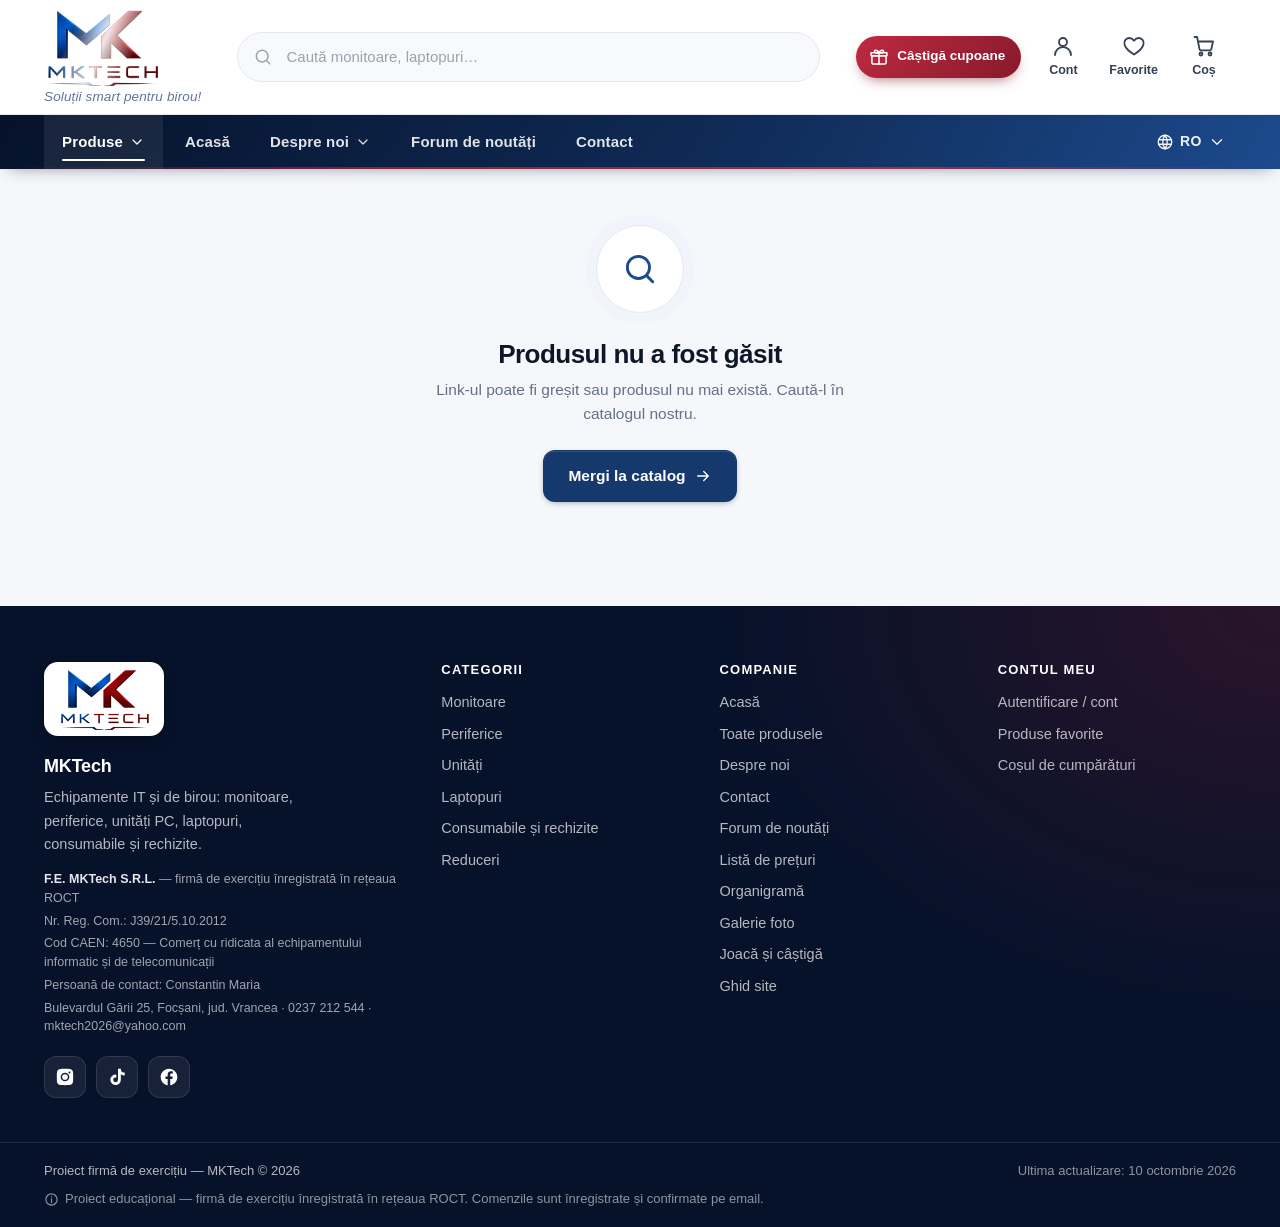
<file: produs.html>
<!DOCTYPE html>
<html lang="ro">
<head>
  <meta charset="UTF-8">
  <meta name="viewport" content="width=device-width, initial-scale=1">
  <title>Produs | MKTech</title>
  <meta name="description" content="Detalii produs MKTech.">
  <meta name="theme-color" content="#0a1c3d">
  <link rel="icon" type="image/png" href="imagini/logo.png">
  <link rel="stylesheet" href="style.css">
</head>
<body data-page="produs">
  <div id="site-header"></div>
  <noscript><p class="noscript">Pentru a folosi magazinul MKTech, activează JavaScript în browser.</p></noscript>

  <!-- Pagina e completată integral din script.js, după parametrul din URL: produs.html?id=monitor-1 -->
  <main id="main" class="container">
    <div id="product-root"></div>
  </main>

  <div id="site-footer"></div>
  <script src="script.js"></script>
</body>
</html>
</file>
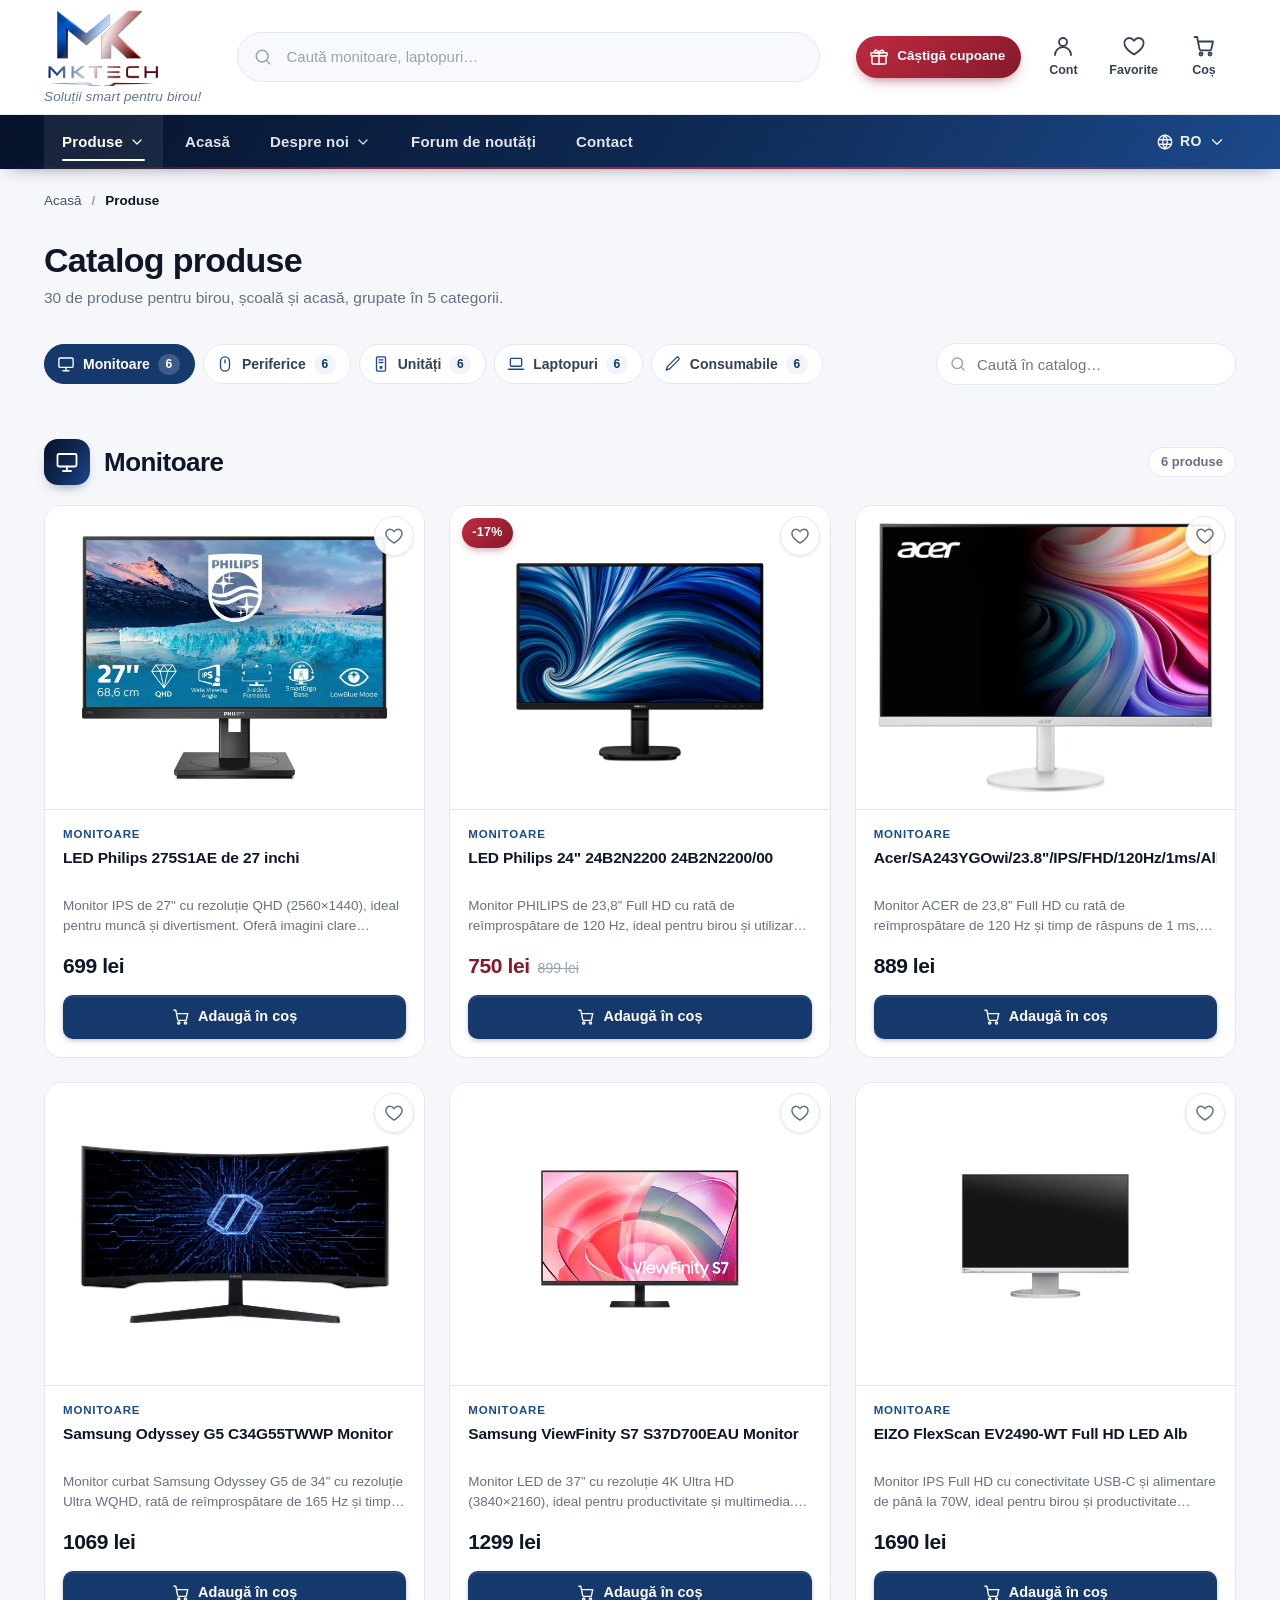
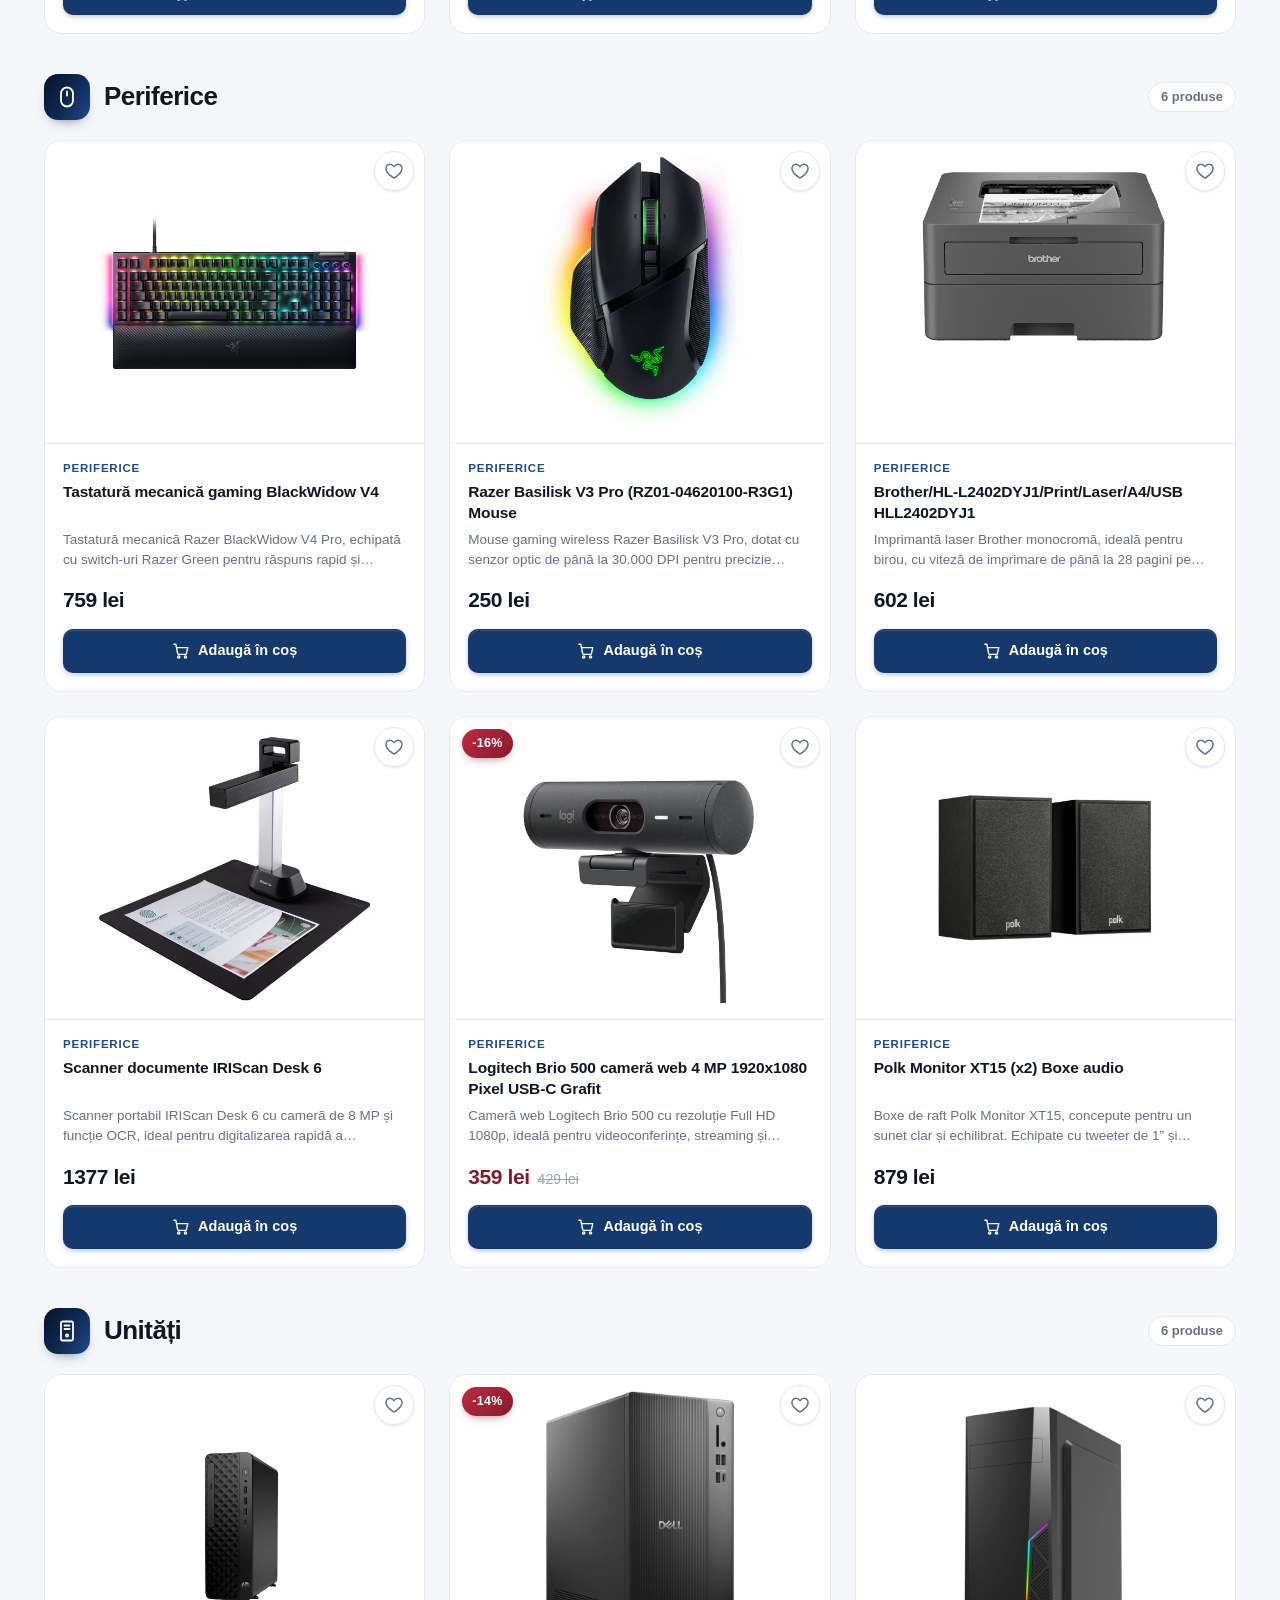
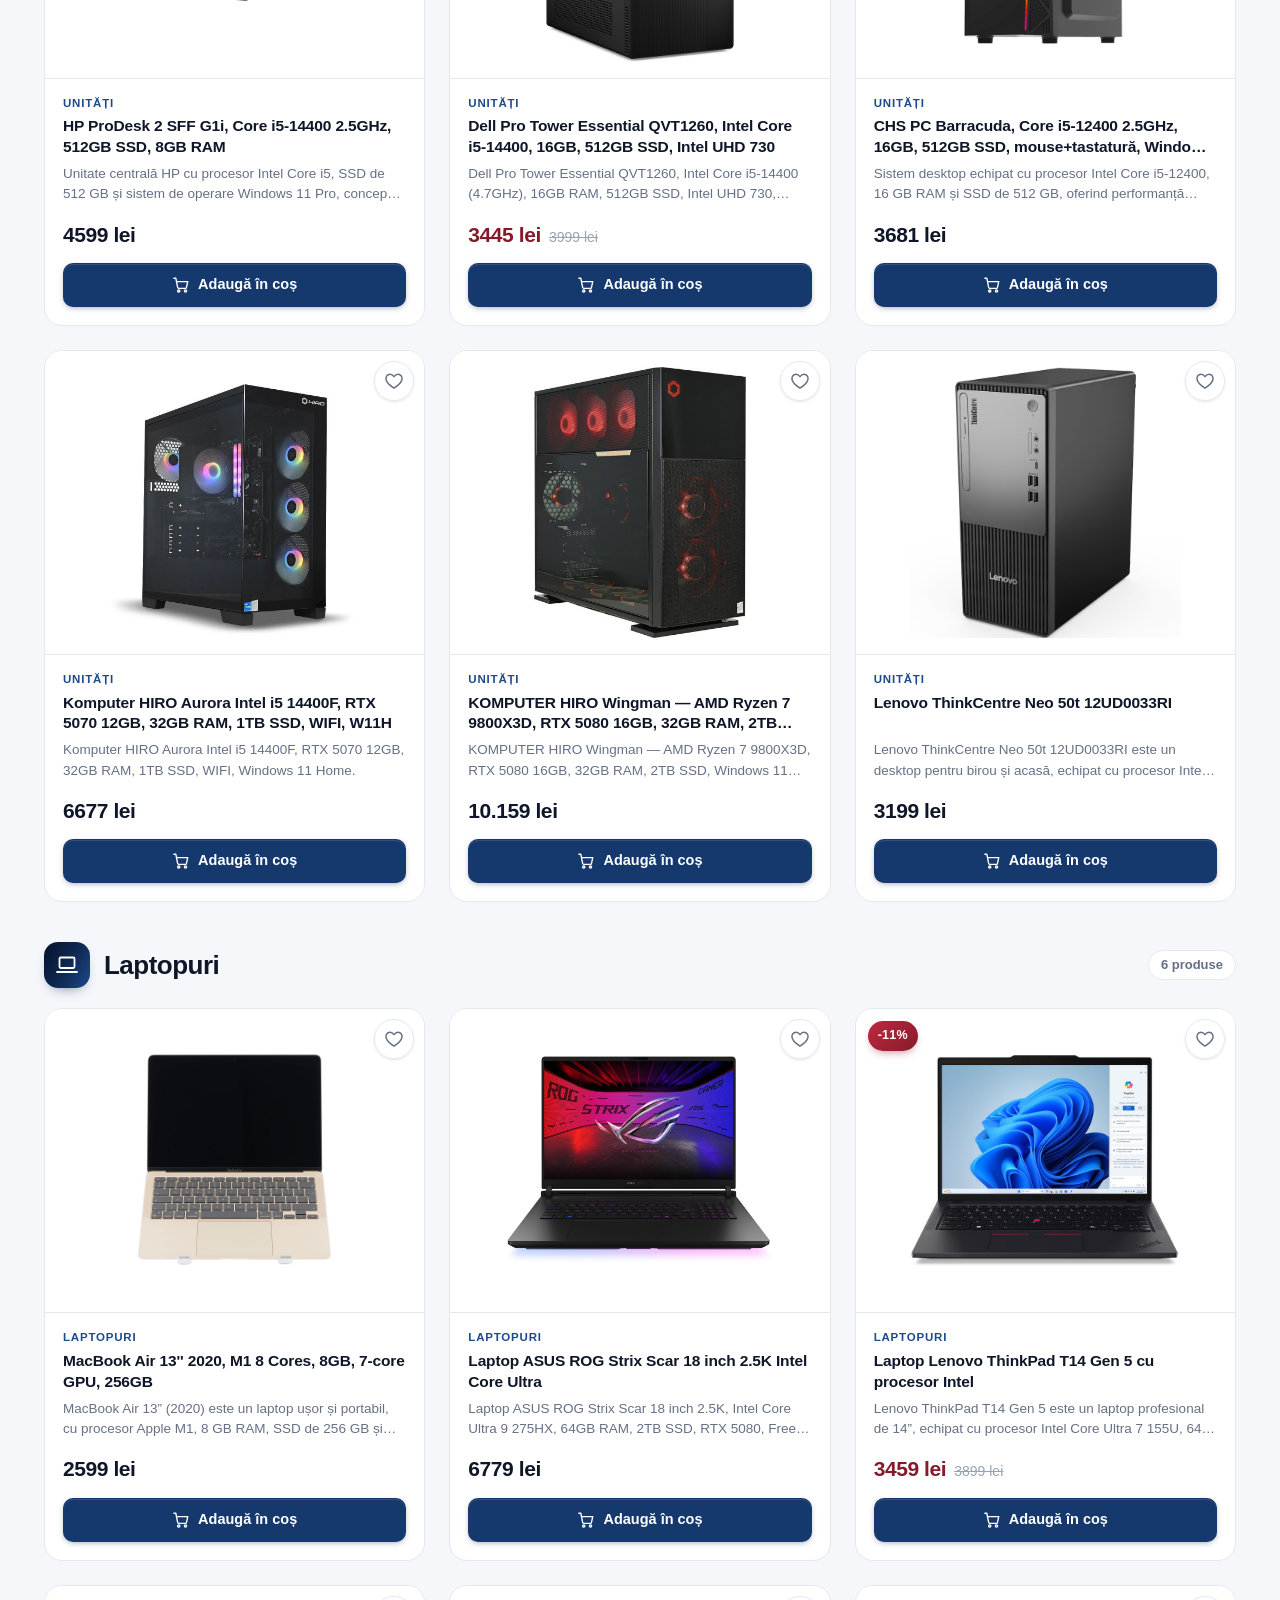
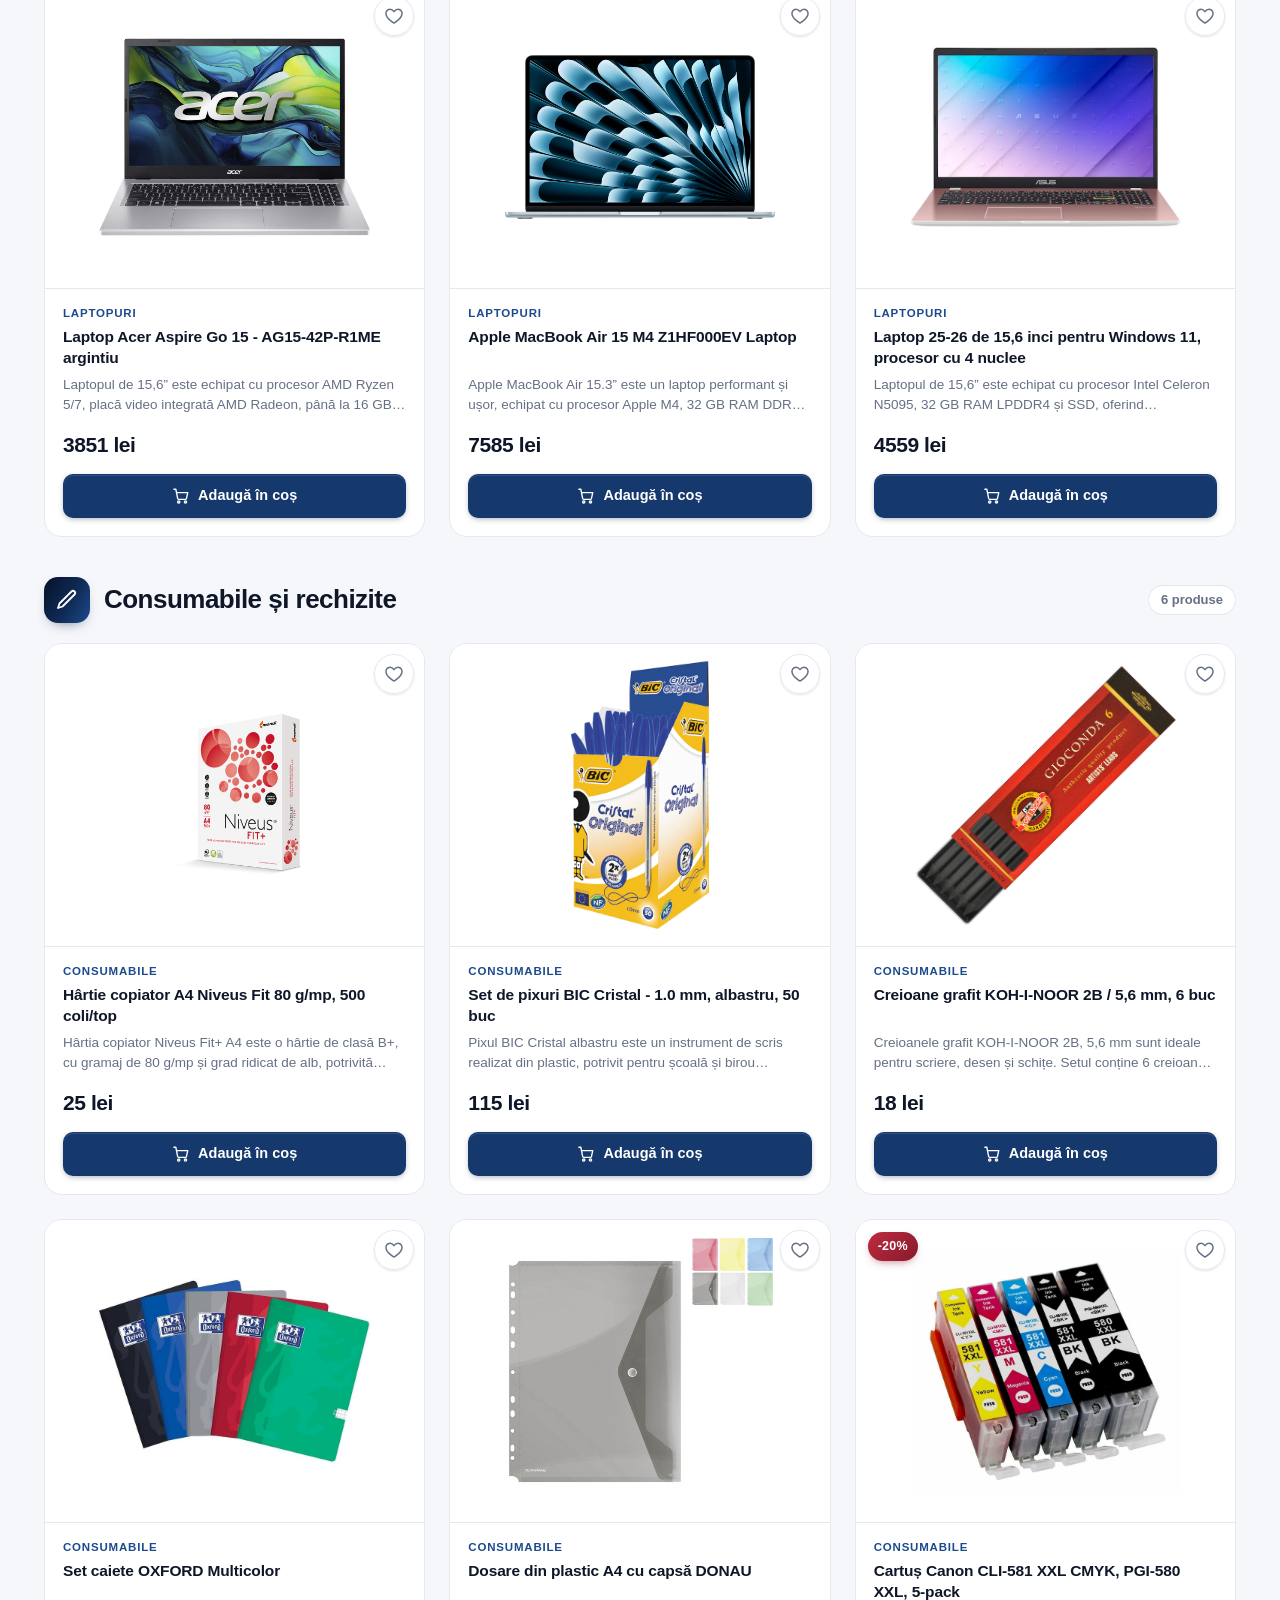
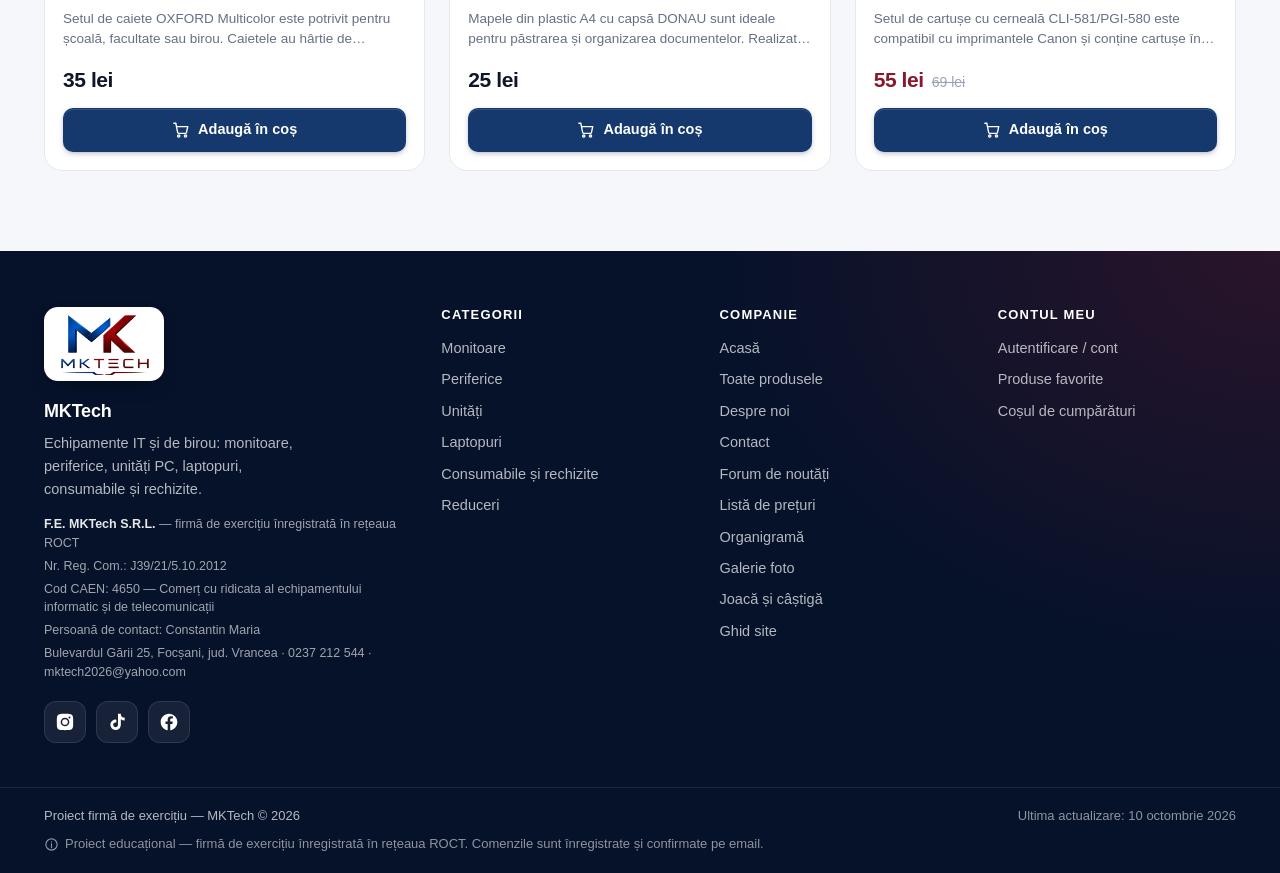
<file: produse.html>
<!DOCTYPE html>
<html lang="ro">
<head>
  <meta charset="UTF-8">
  <meta name="viewport" content="width=device-width, initial-scale=1">
  <title>Catalog produse | MKTech</title>
  <meta name="description" content="Catalogul MKTech: monitoare, periferice, unități PC, laptopuri, consumabile și rechizite.">
  <meta name="theme-color" content="#0a1c3d">
  <link rel="icon" type="image/png" href="imagini/logo.png">
  <link rel="stylesheet" href="style.css">
</head>
<body data-page="produse">
  <div id="site-header"></div>
  <noscript><p class="noscript">Pentru a folosi magazinul MKTech, activează JavaScript în browser.</p></noscript>

  <main id="main" class="container">
    <nav class="breadcrumb" aria-label="Breadcrumb">
      <ol>
        <li><a href="index.html">Acasă</a></li>
        <li aria-current="page">Produse</li>
      </ol>
    </nav>

    <header class="page-head">
      <h1 class="page-title">Catalog produse</h1>
      <p class="page-subtitle">30 de produse pentru birou, școală și acasă, grupate în 5 categorii.</p>
    </header>

    <div class="catalog-toolbar">
      <nav class="catalog-pills" aria-label="Sari la categorie">
        <a class="catalog-pill" href="#monitoare" data-target="monitoare"><span data-icon="monitor"></span>Monitoare <span class="catalog-pill__count">6</span></a>
        <a class="catalog-pill" href="#periferice" data-target="periferice"><span data-icon="mouse"></span>Periferice <span class="catalog-pill__count">6</span></a>
        <a class="catalog-pill" href="#unitati" data-target="unitati"><span data-icon="cpu"></span>Unități <span class="catalog-pill__count">6</span></a>
        <a class="catalog-pill" href="#laptopuri" data-target="laptopuri"><span data-icon="laptop"></span>Laptopuri <span class="catalog-pill__count">6</span></a>
        <a class="catalog-pill" href="#consumabile" data-target="consumabile"><span data-icon="pen"></span>Consumabile <span class="catalog-pill__count">6</span></a>
      </nav>

      <form class="catalog-filter" role="search">
        <label class="visually-hidden" for="catalog-filter">Caută în catalog</label>
        <span data-icon="search"></span>
        <input id="catalog-filter" type="search" placeholder="Caută în catalog…" autocomplete="off" enterkeyhint="search">
        <button class="catalog-filter__clear" id="catalog-filter-clear" type="button" aria-label="Șterge căutarea" hidden><span data-icon="close"></span></button>
      </form>
    </div>

    <div class="catalog-summary" id="catalog-summary" role="status" hidden></div>

    <div id="catalog-empty" hidden>
      <div class="empty-state">
        <span class="empty-state__icon"><span data-icon="search"></span></span>
        <h2 class="empty-state__title">Niciun produs găsit</h2>
        <p class="empty-state__text">Nu am găsit produse pentru „<span data-empty-query></span>”. Verifică ortografia sau încearcă un termen mai general.</p>
        <button class="btn btn--primary btn--lg" type="button" data-clear-filter>Afișează toate produsele</button>
      </div>
    </div>

    <!-- Cardurile din fiecare categorie sunt generate din script.js (catalogul PRODUCTS) -->
    <section class="catalog-section" id="monitoare" aria-labelledby="monitoare-title">
      <div class="catalog-section__head">
        <span class="catalog-section__icon"><span data-icon="monitor"></span></span>
        <h2 class="catalog-section__title" id="monitoare-title">Monitoare</h2>
        <span class="catalog-section__count" data-category-count>6 produse</span>
      </div>
      <div class="product-grid" data-category-grid="monitoare"></div>
    </section>

    <section class="catalog-section" id="periferice" aria-labelledby="periferice-title">
      <div class="catalog-section__head">
        <span class="catalog-section__icon"><span data-icon="mouse"></span></span>
        <h2 class="catalog-section__title" id="periferice-title">Periferice</h2>
        <span class="catalog-section__count" data-category-count>6 produse</span>
      </div>
      <div class="product-grid" data-category-grid="periferice"></div>
    </section>

    <section class="catalog-section" id="unitati" aria-labelledby="unitati-title">
      <div class="catalog-section__head">
        <span class="catalog-section__icon"><span data-icon="cpu"></span></span>
        <h2 class="catalog-section__title" id="unitati-title">Unități</h2>
        <span class="catalog-section__count" data-category-count>6 produse</span>
      </div>
      <div class="product-grid" data-category-grid="unitati"></div>
    </section>

    <section class="catalog-section" id="laptopuri" aria-labelledby="laptopuri-title">
      <div class="catalog-section__head">
        <span class="catalog-section__icon"><span data-icon="laptop"></span></span>
        <h2 class="catalog-section__title" id="laptopuri-title">Laptopuri</h2>
        <span class="catalog-section__count" data-category-count>6 produse</span>
      </div>
      <div class="product-grid" data-category-grid="laptopuri"></div>
    </section>

    <section class="catalog-section" id="consumabile" aria-labelledby="consumabile-title">
      <div class="catalog-section__head">
        <span class="catalog-section__icon"><span data-icon="pen"></span></span>
        <h2 class="catalog-section__title" id="consumabile-title">Consumabile și rechizite</h2>
        <span class="catalog-section__count" data-category-count>6 produse</span>
      </div>
      <div class="product-grid" data-category-grid="consumabile"></div>
    </section>
  </main>

  <div id="site-footer"></div>
  <script src="script.js"></script>
</body>
</html>
</file>
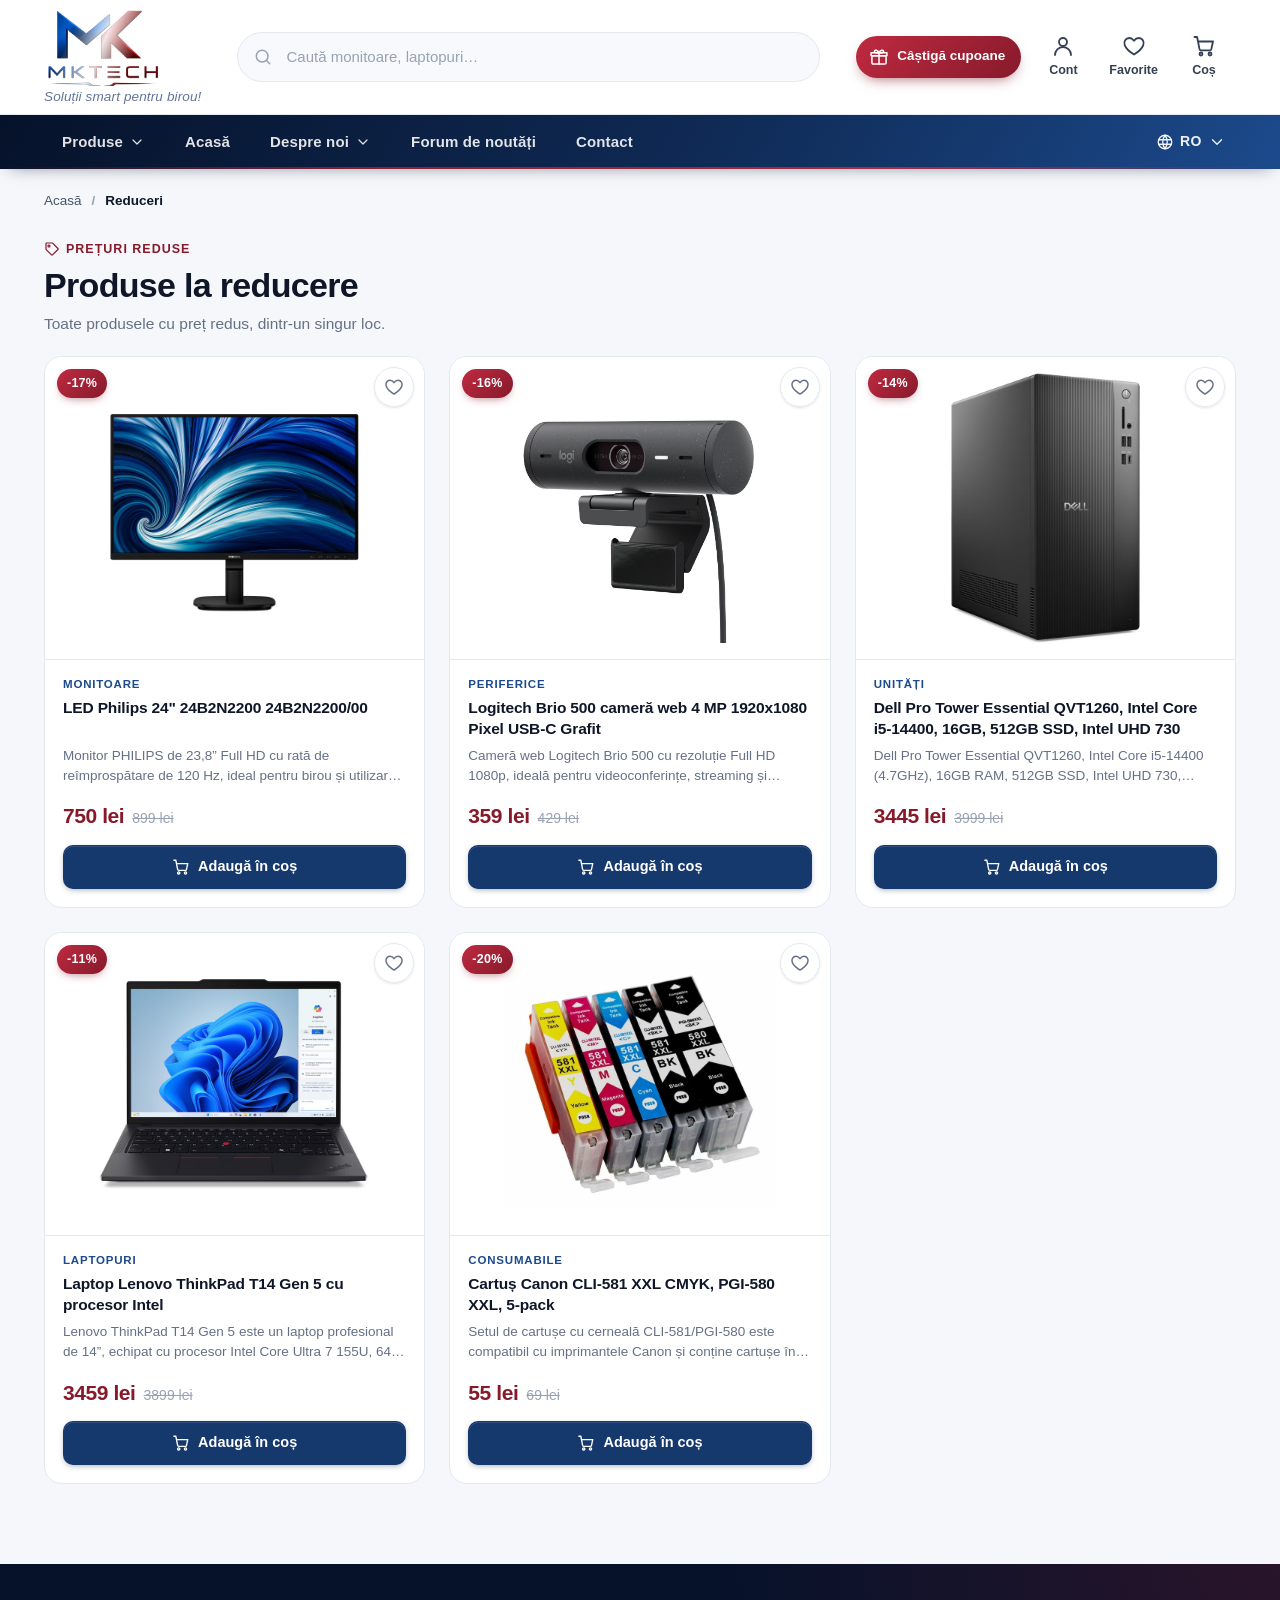
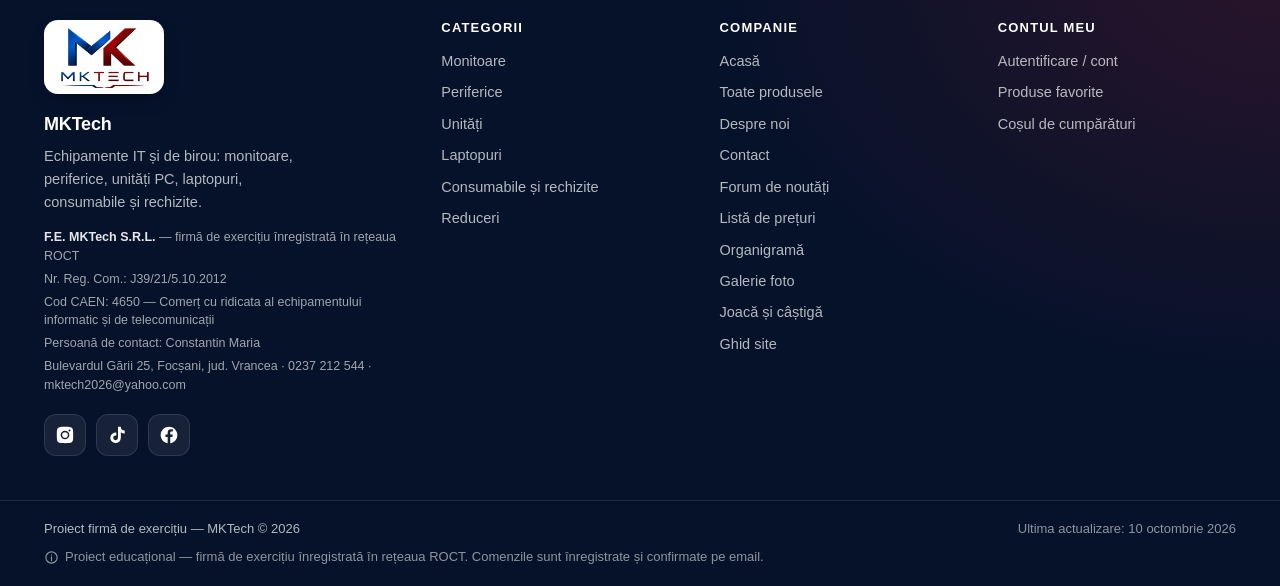
<file: reduceri.html>
<!DOCTYPE html>
<html lang="ro">
<head>
  <meta charset="UTF-8">
  <meta name="viewport" content="width=device-width, initial-scale=1">
  <title>Reduceri | MKTech</title>
  <meta name="description" content="Produsele MKTech aflate la reducere, dintr-un singur loc.">
  <meta name="theme-color" content="#0a1c3d">
  <link rel="icon" type="image/png" href="imagini/logo.png">
  <link rel="stylesheet" href="style.css">
</head>
<body data-page="reduceri">
  <div id="site-header"></div>
  <noscript><p class="noscript">Pentru a folosi magazinul MKTech, activează JavaScript în browser.</p></noscript>

  <!-- Cardurile sunt generate din script.js: se afișează automat produsele
       care au preț redus în catalogul PRODUCTS (câmpul oldPrice). -->
  <main id="main" class="container">
    <nav class="breadcrumb" aria-label="Breadcrumb">
      <ol>
        <li><a href="index.html">Acasă</a></li>
        <li aria-current="page">Reduceri</li>
      </ol>
    </nav>

    <header class="page-head">
      <span class="eyebrow"><span data-icon="tag"></span> Prețuri reduse</span>
      <h1 class="page-title">Produse la reducere</h1>
      <p class="page-subtitle">Toate produsele cu preț redus, dintr-un singur loc.</p>
    </header>

    <div id="deals-root"></div>
  </main>

  <div id="site-footer"></div>
  <script src="script.js"></script>
</body>
</html>
</file>
<file: style.css>
/* =====================================================================
   MKTech — style.css
   CUPRINS
   1. Variabile (culori extrase din logo, spațiere, umbre)
   2. Bază & utilitare
   3. Butoane & controale
   4. Logo
   5. Header + căutare
   6. Bara de navigare (+ meniu mobil)
   7. Carusel
   8. Secțiuni, grilă & card produs
   9. Bandă de încredere
   10. Catalog (produse.html)
   11. Pagina de produs
   12. Coș, favorite, stări goale
   13. Cont & formulare
   14. Despre noi & contact
   15. Footer
   16. Notificări (toast)
   17. Responsive & accesibilitate
   18. Motto sub logo + animația siglei
   19. Comutatorul de limbă
   20. Organigramă
   21. Noutăți
   22. Listă de prețuri (+ print)
   23. Situare geografică
   ===================================================================== */

/* ---------- 1. Variabile ---------- */
:root {
  /* Albastru navy — din „M”-ul logo-ului (accent principal) */
  --navy-950: #06122a;
  --navy-900: #0a1c3d;
  --navy-800: #0f2a55;
  --navy-700: #15386d;
  --navy-600: #1c4a8c;
  --navy-500: #2a60ad;
  --navy-200: #c9d7ee;
  --navy-100: #e2eaf6;
  --navy-50: #f1f5fb;

  /* Roșu-vișiniu — din „K”-ul logo-ului (accent secundar) */
  --wine-900: #470c16;
  --wine-800: #66121f;
  --wine-700: #861a2b;
  --wine-600: #a32034;
  --wine-500: #bf2a40;
  --wine-100: #f7e1e5;
  --wine-50: #fcf2f4;

  /* Neutre */
  --ink-900: #0e1628;
  --ink-800: #1d2638;
  --ink-700: #344054;
  --ink-600: #475467;
  --ink-500: #667085;
  --ink-400: #98a2b3;
  --line: #e4e8ef;
  --line-strong: #cfd6e1;
  --bg: #f5f7fb;
  --surface: #ffffff;
  --surface-2: #f8f9fc;

  --success-600: #15803d;
  --success-50: #ecfbf1;

  --grad-navy: linear-gradient(120deg, var(--navy-950) 0%, var(--navy-800) 55%, var(--navy-600) 100%);
  --grad-wine: linear-gradient(135deg, var(--wine-500) 0%, var(--wine-700) 100%);
  --grad-metal-navy: linear-gradient(160deg, #3f78d1 0%, #1c4a8c 45%, #0a1c3d 100%);
  --grad-metal-wine: linear-gradient(160deg, #d9435a 0%, #a32034 45%, #5a0f1b 100%);

  --radius-xs: 6px;
  --radius-sm: 10px;
  --radius: 14px;
  --radius-lg: 18px;
  --radius-xl: 24px;
  --radius-pill: 999px;

  --shadow-xs: 0 1px 2px rgba(14, 22, 40, 0.06);
  --shadow-sm: 0 1px 3px rgba(14, 22, 40, 0.08), 0 1px 2px rgba(14, 22, 40, 0.04);
  --shadow: 0 6px 18px -6px rgba(14, 22, 40, 0.14), 0 2px 6px -2px rgba(14, 22, 40, 0.06);
  --shadow-lg: 0 22px 44px -16px rgba(10, 28, 61, 0.28), 0 6px 14px -6px rgba(10, 28, 61, 0.1);
  --ring: 0 0 0 3px rgba(42, 96, 173, 0.28);

  --font: -apple-system, BlinkMacSystemFont, 'Segoe UI', Roboto, 'Helvetica Neue', Arial, 'Noto Sans', sans-serif;
  --container: 1240px;
  --gutter: 24px;
  --nav-h: 54px;
  --ease: cubic-bezier(0.22, 0.61, 0.36, 1);
  --ease-out: cubic-bezier(0.16, 1, 0.3, 1);
}

/* ---------- 2. Bază & utilitare ---------- */
*,
*::before,
*::after {
  box-sizing: border-box;
}

html {
  -webkit-text-size-adjust: 100%;
  text-size-adjust: 100%;
  scroll-behavior: smooth;
}

body {
  margin: 0;
  min-height: 100vh;
  display: flex;
  flex-direction: column;
  font-family: var(--font);
  font-size: 15px;
  line-height: 1.55;
  color: var(--ink-800);
  background: var(--bg);
  -webkit-font-smoothing: antialiased;
  -moz-osx-font-smoothing: grayscale;
}

body.nav-locked {
  overflow: hidden;
}

main {
  flex: 1 0 auto;
}

img {
  max-width: 100%;
  display: block;
}

a {
  color: var(--navy-600);
  text-decoration: none;
}

h1,
h2,
h3,
h4,
p {
  margin: 0;
}

h1,
h2,
h3 {
  color: var(--ink-900);
  line-height: 1.2;
  letter-spacing: -0.02em;
  text-wrap: balance;
}

ul,
ol {
  margin: 0;
  padding: 0;
  list-style: none;
}

button,
input,
textarea,
select {
  font: inherit;
  color: inherit;
}

button {
  cursor: pointer;
  background: none;
  border: 0;
  padding: 0;
}

button:disabled {
  cursor: not-allowed;
}

[hidden] {
  display: none !important;
}

:focus-visible {
  outline: 3px solid var(--navy-500);
  outline-offset: 2px;
  border-radius: 4px;
}

::selection {
  background: var(--navy-100);
  color: var(--navy-900);
}

.container {
  width: 100%;
  max-width: var(--container);
  margin-inline: auto;
  padding-inline: var(--gutter);
}

.visually-hidden {
  position: absolute !important;
  width: 1px;
  height: 1px;
  padding: 0;
  margin: -1px;
  overflow: hidden;
  clip: rect(0, 0, 0, 0);
  white-space: nowrap;
  border: 0;
}

.skip-link {
  position: absolute;
  top: -100px;
  left: 16px;
  z-index: 200;
  padding: 10px 16px;
  border-radius: var(--radius-sm);
  background: var(--navy-900);
  color: #fff;
  font-weight: 600;
}

.skip-link:focus {
  top: 12px;
}

.icon {
  width: 1.25em;
  height: 1.25em;
  flex-shrink: 0;
  display: inline-block;
  vertical-align: middle;
}

.noscript {
  padding: 16px;
  background: var(--wine-50);
  color: var(--wine-800);
  text-align: center;
  font-weight: 600;
}

/* ---------- 3. Butoane & controale ---------- */
.btn {
  --btn-h: 44px;
  display: inline-flex;
  align-items: center;
  justify-content: center;
  gap: 8px;
  min-height: var(--btn-h);
  padding: 0 18px;
  border-radius: var(--radius-sm);
  border: 1px solid transparent;
  font-size: 14.5px;
  font-weight: 650;
  line-height: 1.1;
  white-space: nowrap;
  text-align: center;
  transition: background-color 0.2s var(--ease), border-color 0.2s var(--ease), color 0.2s var(--ease),
    box-shadow 0.2s var(--ease), transform 0.15s var(--ease);
  -webkit-tap-highlight-color: transparent;
}

.btn:active:not(:disabled) {
  transform: translateY(1px) scale(0.99);
}

.btn .icon {
  width: 18px;
  height: 18px;
}

.btn--primary {
  background: var(--navy-700);
  color: #fff;
  box-shadow: 0 1px 0 rgba(255, 255, 255, 0.12) inset, 0 2px 6px -2px rgba(10, 28, 61, 0.45);
}

.btn--primary:hover {
  background: var(--navy-800);
}

.btn--primary.is-added {
  background: var(--success-600);
}

.btn--outline {
  background: var(--surface);
  color: var(--navy-800);
  border-color: var(--line-strong);
}

.btn--outline:hover {
  border-color: var(--navy-600);
  color: var(--navy-700);
  background: var(--navy-50);
}

.btn--ghost {
  background: transparent;
  color: var(--ink-600);
}

.btn--ghost:hover {
  background: var(--wine-50);
  color: var(--wine-700);
}

.btn--sm {
  --btn-h: 36px;
  padding: 0 12px;
  font-size: 13.5px;
}

.btn--lg {
  --btn-h: 52px;
  padding: 0 24px;
  font-size: 15.5px;
  border-radius: 12px;
}

.btn--block {
  width: 100%;
}

.btn.is-loading {
  position: relative;
  color: transparent !important;
  pointer-events: none;
}

.btn.is-loading::after {
  content: '';
  position: absolute;
  width: 20px;
  height: 20px;
  border-radius: 50%;
  border: 2.5px solid rgba(255, 255, 255, 0.4);
  border-top-color: #fff;
  animation: spin 0.7s linear infinite;
}

@keyframes spin {
  to {
    transform: rotate(360deg);
  }
}

.link-btn {
  display: inline-flex;
  align-items: center;
  gap: 6px;
  color: var(--navy-600);
  font-weight: 600;
  text-decoration: underline;
  text-decoration-color: var(--navy-200);
  text-underline-offset: 3px;
}

.link-btn:hover {
  color: var(--navy-800);
  text-decoration-color: currentColor;
}

.link-btn--danger {
  color: var(--ink-500);
  text-decoration: none;
  font-size: 14px;
}

.link-btn--danger:hover {
  color: var(--wine-600);
}

.link-btn .icon {
  width: 17px;
  height: 17px;
}

.icon-btn {
  display: inline-grid;
  place-items: center;
  width: 40px;
  height: 40px;
  border-radius: var(--radius-sm);
  color: var(--ink-500);
  transition: background-color 0.2s, color 0.2s;
}

.icon-btn:hover {
  background: var(--wine-50);
  color: var(--wine-600);
}

/* ---------- 4. Logo ----------
   logo.png are 500×500 px cu mult spațiu transparent în jur;
   îl „decupăm” vizual ca să apară mare și clar în header/footer. */
.brand-logo {
  --logo-w: 116px;
  position: relative;
  display: block;
  width: var(--logo-w);
  aspect-ratio: 340 / 230;
  overflow: hidden;
}

.brand-logo img {
  position: absolute;
  max-width: none;
  width: 147%;
  height: auto;
  left: -23.5%;
  top: -60.9%;
}

.brand-logo__text {
  display: none;
}

/* Logo text — apare doar dacă lipsește logo.png */
.brand-logo--text .brand-logo__text {
  position: absolute;
  inset: 0;
  display: grid;
  place-content: center;
  grid-template-columns: auto auto;
  line-height: 0.9;
  font-weight: 900;
  font-size: calc(var(--logo-w) * 0.42);
  letter-spacing: -0.04em;
}

.brand-logo__text b {
  background: var(--grad-metal-navy);
  -webkit-background-clip: text;
  background-clip: text;
  color: transparent;
}

.brand-logo__text i {
  font-style: normal;
  background: var(--grad-metal-wine);
  -webkit-background-clip: text;
  background-clip: text;
  color: transparent;
}

.brand-logo__text small {
  grid-column: 1 / -1;
  text-align: center;
  font-size: 0.3em;
  letter-spacing: 0.3em;
  color: var(--navy-800);
  margin-top: 0.35em;
}

/* ---------- 5. Header + căutare ---------- */
.site-header {
  position: relative;
  z-index: 60;
  background: var(--surface);
  border-bottom: 1px solid var(--line);
}

.header-inner {
  display: grid;
  grid-template-columns: auto minmax(0, 1fr) auto;
  align-items: center;
  gap: 36px;
  min-height: 92px;
  padding-block: 8px;
}

.brand {
  display: block;
  border-radius: var(--radius-sm);
}

.search {
  position: relative;
  width: 100%;
  max-width: 640px;
  justify-self: center;
}

.search-form {
  position: relative;
  display: flex;
  align-items: center;
}

.search-form__icon {
  position: absolute;
  left: 16px;
  width: 20px;
  height: 20px;
  color: var(--ink-400);
  pointer-events: none;
}

.search-form__input {
  width: 100%;
  height: 50px;
  padding: 0 48px 0 48px;
  border: 1.5px solid var(--line);
  border-radius: var(--radius-pill);
  background: var(--surface-2);
  font-size: 15px;
  color: var(--ink-900);
  transition: border-color 0.2s, background-color 0.2s, box-shadow 0.2s;
  -webkit-appearance: none;
  appearance: none;
}

.search-form__input::placeholder {
  color: var(--ink-400);
}

.search-form__input::-webkit-search-cancel-button {
  -webkit-appearance: none;
}

.search-form__input:hover {
  border-color: var(--line-strong);
}

.search-form__input:focus {
  outline: none;
  background: var(--surface);
  border-color: var(--navy-500);
  box-shadow: var(--ring);
}

.search-form__clear {
  position: absolute;
  right: 8px;
  display: grid;
  place-items: center;
  width: 34px;
  height: 34px;
  border-radius: 50%;
  color: var(--ink-500);
}

.search-form__clear:hover {
  background: var(--navy-50);
  color: var(--ink-900);
}

.search-form__clear .icon {
  width: 18px;
  height: 18px;
}

.search-results {
  position: absolute;
  top: calc(100% + 8px);
  left: 0;
  right: 0;
  z-index: 80;
  background: var(--surface);
  border: 1px solid var(--line);
  border-radius: var(--radius-lg);
  box-shadow: var(--shadow-lg);
  overflow: hidden;
  animation: dropIn 0.18s var(--ease-out);
}

@keyframes dropIn {
  from {
    opacity: 0;
    transform: translateY(-6px);
  }
}

.search-results__head {
  padding: 12px 18px 8px;
  font-size: 12px;
  font-weight: 700;
  letter-spacing: 0.06em;
  text-transform: uppercase;
  color: var(--ink-500);
}

.search-results__list {
  max-height: min(420px, 60vh);
  overflow-y: auto;
  overscroll-behavior: contain;
  padding: 0 8px 8px;
}

.search-result {
  display: grid;
  grid-template-columns: 52px minmax(0, 1fr) auto;
  align-items: center;
  gap: 14px;
  padding: 8px 10px;
  border-radius: var(--radius-sm);
  color: var(--ink-800);
  transition: background-color 0.15s;
}

.search-result:hover,
.search-result.is-active {
  background: var(--navy-50);
}

.search-result.is-active {
  box-shadow: inset 3px 0 0 var(--navy-600);
}

.search-result__media {
  width: 52px;
  height: 52px;
  display: grid;
  place-items: center;
  background: #fff;
  border: 1px solid var(--line);
  border-radius: 10px;
  overflow: hidden;
}

.search-result__media img {
  width: 100%;
  height: 100%;
  object-fit: contain;
  padding: 4px;
}

.search-result__text {
  display: flex;
  flex-direction: column;
  min-width: 0;
}

.search-result__name {
  font-size: 14px;
  font-weight: 600;
  line-height: 1.3;
  display: -webkit-box;
  -webkit-line-clamp: 2;
  -webkit-box-orient: vertical;
  overflow: hidden;
}

.search-result__name mark {
  background: transparent;
  color: var(--navy-600);
  font-weight: 800;
}

.search-result__cat {
  font-size: 12px;
  color: var(--ink-500);
}

.search-result__price {
  display: flex;
  flex-direction: column;
  align-items: flex-end;
  font-size: 14px;
  white-space: nowrap;
}

.search-result__price b {
  color: var(--ink-900);
  font-weight: 750;
}

.search-result__price s {
  font-size: 12px;
  color: var(--ink-400);
}

.search-results__all {
  display: flex;
  align-items: center;
  justify-content: center;
  gap: 6px;
  padding: 12px;
  border-top: 1px solid var(--line);
  background: var(--surface-2);
  font-size: 14px;
  font-weight: 650;
  color: var(--navy-700);
}

.search-results__all:hover {
  background: var(--navy-50);
}

.search-results__all .icon {
  width: 16px;
  height: 16px;
}

.search-empty {
  padding: 26px 22px;
  text-align: center;
  color: var(--ink-600);
  font-size: 14.5px;
}

.search-empty > .icon {
  width: 34px;
  height: 34px;
  padding: 7px;
  margin-bottom: 10px;
  border-radius: 50%;
  background: var(--navy-50);
  color: var(--navy-600);
}

.search-empty strong {
  color: var(--ink-900);
}

.search-empty__hint {
  margin-top: 4px;
  font-size: 13px;
  color: var(--ink-500);
}

.header-actions {
  display: flex;
  align-items: center;
  gap: 4px;
}

.header-action {
  display: flex;
  flex-direction: column;
  align-items: center;
  gap: 3px;
  min-width: 64px;
  padding: 8px 10px;
  border-radius: var(--radius-sm);
  color: var(--ink-700);
  font-size: 12.5px;
  font-weight: 600;
  transition: background-color 0.2s, color 0.2s;
}

.header-action:hover,
.header-action.is-active {
  background: var(--navy-50);
  color: var(--navy-700);
}

.header-action__icon {
  position: relative;
  display: grid;
  place-items: center;
}

.header-action__icon .icon {
  width: 24px;
  height: 24px;
}

.header-action__label {
  max-width: 84px;
  overflow: hidden;
  text-overflow: ellipsis;
  white-space: nowrap;
}

.header-action.is-logged .header-action__icon::after {
  content: '';
  position: absolute;
  right: -1px;
  bottom: 0;
  width: 9px;
  height: 9px;
  border-radius: 50%;
  background: var(--success-600);
  border: 2px solid var(--surface);
}

.count-badge {
  position: absolute;
  top: -7px;
  right: -11px;
  min-width: 19px;
  height: 19px;
  padding: 0 5px;
  display: grid;
  place-items: center;
  border-radius: var(--radius-pill);
  background: var(--navy-700);
  color: #fff;
  font-size: 11px;
  font-weight: 750;
  line-height: 1;
  border: 2px solid var(--surface);
  font-variant-numeric: tabular-nums;
}

.count-badge--accent {
  background: var(--wine-600);
}

.count-badge--light {
  background: #fff;
  color: var(--navy-900);
  border-color: var(--navy-800);
}

.count-badge.is-bumping {
  animation: bump 0.45s var(--ease-out);
}

@keyframes bump {
  0% {
    transform: scale(1);
  }
  35% {
    transform: scale(1.45);
  }
  100% {
    transform: scale(1);
  }
}

/* ---------- 6. Bara de navigare ---------- */
.main-nav {
  position: sticky;
  top: 0;
  z-index: 50;
  background: var(--grad-navy);
  color: #fff;
  box-shadow: 0 6px 18px -10px rgba(6, 18, 42, 0.6);
}

/* linie subțire vișinie sub bară — accent din logo */
.main-nav::after {
  content: '';
  position: absolute;
  left: 0;
  right: 0;
  bottom: 0;
  height: 2px;
  background: linear-gradient(90deg, transparent, var(--wine-600) 30%, var(--wine-500) 70%, transparent);
  opacity: 0.85;
}

.main-nav__inner {
  position: relative;
  display: flex;
  align-items: center;
  min-height: var(--nav-h);
}

.nav-toggle,
.main-nav__cart {
  display: none;
}

.nav-menu {
  display: flex;
  align-items: stretch;
  gap: 4px;
  height: var(--nav-h);
}

.nav-item {
  position: relative;
  display: flex;
}

.nav-link {
  position: relative;
  display: flex;
  align-items: center;
  gap: 6px;
  padding: 0 18px;
  color: rgba(255, 255, 255, 0.88);
  font-size: 15px;
  font-weight: 600;
  letter-spacing: 0.01em;
  transition: color 0.2s, background-color 0.2s;
}

.nav-link::after {
  content: '';
  position: absolute;
  left: 18px;
  right: 18px;
  bottom: 8px;
  height: 2px;
  border-radius: 2px;
  background: #fff;
  transform: scaleX(0);
  transition: transform 0.25s var(--ease-out);
}

.nav-link:hover,
.nav-link.is-active,
.nav-item--dropdown.is-open .nav-link {
  color: #fff;
  background: rgba(255, 255, 255, 0.07);
}

.nav-link.is-active::after,
.nav-link:hover::after {
  transform: scaleX(1);
}

.nav-link__chevron {
  width: 16px;
  height: 16px;
  transition: transform 0.25s var(--ease);
}

.nav-item--dropdown.is-open .nav-link__chevron {
  transform: rotate(180deg);
}

.nav-dropdown {
  position: absolute;
  top: 100%;
  left: 0;
  width: 330px;
  padding: 8px;
  background: var(--surface);
  color: var(--ink-800);
  border: 1px solid var(--line);
  border-radius: 0 0 var(--radius-lg) var(--radius-lg);
  box-shadow: var(--shadow-lg);
  opacity: 0;
  visibility: hidden;
  transform: translateY(6px);
  transition: opacity 0.2s var(--ease), transform 0.2s var(--ease), visibility 0s linear 0.2s;
}

.nav-item--dropdown.is-open .nav-dropdown {
  opacity: 1;
  visibility: visible;
  transform: none;
  transition-delay: 0s;
}

@media (hover: hover) and (min-width: 992px) {
  .nav-item--dropdown:hover .nav-dropdown {
    opacity: 1;
    visibility: visible;
    transform: none;
    transition-delay: 0s;
  }

  .nav-item--dropdown:hover .nav-link__chevron {
    transform: rotate(180deg);
  }
}

.nav-dropdown__list a {
  display: flex;
  align-items: center;
  gap: 14px;
  padding: 10px 12px;
  border-radius: var(--radius-sm);
  color: var(--ink-800);
  font-weight: 600;
  font-size: 14.5px;
  transition: background-color 0.15s;
}

.nav-dropdown__list a:hover {
  background: var(--navy-50);
  color: var(--navy-700);
}

.nav-dropdown__list .icon {
  width: 38px;
  height: 38px;
  padding: 9px;
  border-radius: 10px;
  background: var(--navy-50);
  color: var(--navy-600);
  transition: background-color 0.15s, color 0.15s;
}

.nav-dropdown__list a:hover .icon {
  background: var(--navy-700);
  color: #fff;
}

.nav-dropdown__list span {
  display: flex;
  flex-direction: column;
  line-height: 1.25;
}

.nav-dropdown__list small {
  font-size: 12px;
  font-weight: 500;
  color: var(--ink-500);
}

.nav-dropdown__all {
  display: flex;
  align-items: center;
  justify-content: space-between;
  margin-top: 6px;
  padding: 12px 14px;
  border-top: 1px solid var(--line);
  color: var(--navy-700);
  font-weight: 650;
  font-size: 14px;
}

.nav-dropdown__all:hover {
  color: var(--wine-700);
}

.nav-dropdown__all .icon {
  width: 16px;
  height: 16px;
}

/* ---------- 7. Carusel ---------- */
.hero {
  padding-top: 24px;
}

.carousel {
  position: relative;
  border-radius: var(--radius-xl);
  overflow: hidden;
  background: var(--navy-900);
  box-shadow: var(--shadow-lg);
  isolation: isolate;
}

.carousel__viewport {
  overflow: hidden;
  touch-action: pan-y;
  user-select: none;
  -webkit-user-select: none;
}

.carousel__track {
  display: flex;
  transition: transform 0.85s var(--ease-out);
  will-change: transform;
}

.carousel__track.no-transition {
  transition: none;
}

.carousel__slide {
  flex: 0 0 100%;
  min-width: 0;
}

.carousel__link {
  position: relative;
  display: block;
  aspect-ratio: 16 / 5; /* bannere recomandate: 1600 × 500 px */
  overflow: hidden;
  -webkit-user-drag: none;
}

.carousel__img {
  position: absolute;
  inset: 0;
  width: 100%;
  height: 100%;
  object-fit: cover;
  object-position: center;
  pointer-events: none;
}

.carousel__img.is-missing {
  opacity: 0;
}

/* Fundal de rezervă, vizibil doar dacă bannerul lipsește */
.carousel__fallback {
  position: absolute;
  inset: 0;
  display: flex;
  flex-direction: column;
  align-items: center;
  justify-content: center;
  gap: 8px;
  background: radial-gradient(120% 140% at 85% 20%, rgba(163, 32, 52, 0.55) 0%, transparent 45%),
    radial-gradient(90% 120% at 10% 90%, rgba(42, 96, 173, 0.55) 0%, transparent 55%), var(--grad-navy);
  color: #fff;
}

.carousel__slide:nth-child(3n + 2) .carousel__fallback {
  background: radial-gradient(100% 140% at 15% 20%, rgba(163, 32, 52, 0.5) 0%, transparent 50%),
    radial-gradient(90% 120% at 90% 90%, rgba(42, 96, 173, 0.6) 0%, transparent 55%), var(--grad-navy);
}

.carousel__fallback-brand {
  font-size: clamp(28px, 6vw, 72px);
  font-weight: 900;
  letter-spacing: -0.03em;
  line-height: 1;
}

.carousel__fallback-brand span {
  font-weight: 300;
  letter-spacing: 0.18em;
  margin-left: 0.15em;
  opacity: 0.85;
}

.carousel__fallback-file {
  font-size: 13px;
  opacity: 0.6;
  font-family: ui-monospace, SFMono-Regular, Menlo, monospace;
}

.carousel__btn {
  position: absolute;
  top: 50%;
  z-index: 2;
  display: grid;
  place-items: center;
  width: 46px;
  height: 46px;
  margin-top: -23px;
  border-radius: 50%;
  background: rgba(255, 255, 255, 0.9);
  color: var(--navy-900);
  box-shadow: var(--shadow);
  opacity: 0;
  transition: opacity 0.25s var(--ease), transform 0.25s var(--ease), background-color 0.2s;
  -webkit-backdrop-filter: blur(6px);
  backdrop-filter: blur(6px);
}

.carousel__btn .icon {
  width: 22px;
  height: 22px;
}

.carousel__btn--prev {
  left: 18px;
  transform: translateX(-8px);
}

.carousel__btn--next {
  right: 18px;
  transform: translateX(8px);
}

.carousel:hover .carousel__btn,
.carousel:focus-within .carousel__btn {
  opacity: 1;
  transform: none;
}

.carousel__btn:hover {
  background: #fff;
}

.carousel__dots {
  position: absolute;
  left: 50%;
  bottom: 16px;
  z-index: 2;
  display: flex;
  gap: 8px;
  padding: 6px 10px;
  border-radius: var(--radius-pill);
  background: rgba(6, 18, 42, 0.35);
  transform: translateX(-50%);
  -webkit-backdrop-filter: blur(6px);
  backdrop-filter: blur(6px);
}

.carousel__dot {
  width: 8px;
  height: 8px;
  border-radius: var(--radius-pill);
  background: rgba(255, 255, 255, 0.55);
  transition: width 0.35s var(--ease-out), background-color 0.3s;
}

.carousel__dot:hover {
  background: rgba(255, 255, 255, 0.85);
}

.carousel__dot.is-active {
  width: 26px;
  background: #fff;
}

.carousel--single .carousel__btn,
.carousel--single .carousel__dots {
  display: none;
}

/* ---------- 8. Secțiuni, grilă & card produs ---------- */
.section {
  padding-block: 56px 8px;
}

.section-head {
  display: flex;
  align-items: flex-end;
  justify-content: space-between;
  gap: 16px;
  margin-bottom: 24px;
}

.eyebrow {
  display: inline-flex;
  align-items: center;
  gap: 6px;
  margin-bottom: 6px;
  font-size: 12.5px;
  font-weight: 750;
  letter-spacing: 0.08em;
  text-transform: uppercase;
  color: var(--wine-700);
}

.eyebrow .icon {
  width: 16px;
  height: 16px;
}

.section-title {
  font-size: 28px;
  font-weight: 800;
}

.section-subtitle {
  margin-top: 6px;
  color: var(--ink-500);
  font-size: 15px;
}

.section-head__link {
  display: inline-flex;
  align-items: center;
  gap: 6px;
  flex-shrink: 0;
  padding: 8px 4px;
  font-weight: 650;
  font-size: 14.5px;
  color: var(--navy-700);
  white-space: nowrap;
}

.section-head__link .icon {
  width: 17px;
  height: 17px;
  transition: transform 0.2s var(--ease);
}

.section-head__link:hover {
  color: var(--wine-700);
}

.section-head__link:hover .icon {
  transform: translateX(3px);
}

.product-grid {
  display: grid;
  grid-template-columns: repeat(3, minmax(0, 1fr));
  gap: 24px;
}

/* Top reduceri: 5 carduri — rândul incomplet rămâne centrat */
.product-grid--deals {
  display: flex;
  flex-wrap: wrap;
  justify-content: center;
}

.product-grid--deals > .product-card {
  width: calc((100% - 2 * 24px) / 3);
}

@media (min-width: 1200px) {
  .product-grid--deals {
    gap: 18px;
  }

  .product-grid--deals > .product-card {
    width: calc((100% - 4 * 18px) / 5);
  }

  .product-grid--deals .product-card__body {
    padding: 14px 14px 16px;
  }

  .product-grid--deals .product-card__title {
    font-size: 14.5px;
  }

  .product-grid--deals .price__now {
    font-size: 19px;
  }

  .product-grid--deals .btn--add {
    padding: 0 10px;
    font-size: 13.5px;
  }
}

.product-card {
  position: relative;
  display: flex;
  flex-direction: column;
  min-width: 0;
  background: var(--surface);
  border: 1px solid var(--line);
  border-radius: var(--radius-lg);
  overflow: hidden;
  transition: transform 0.3s var(--ease-out), box-shadow 0.3s var(--ease-out), border-color 0.3s;
}

.product-card:hover {
  transform: translateY(-4px);
  border-color: var(--navy-100);
  box-shadow: var(--shadow-lg);
}

.product-card__media {
  position: relative;
  aspect-ratio: 5 / 4;
  background: #fff;
  border-bottom: 1px solid var(--line);
  overflow: hidden;
}

.product-card__media img {
  width: 100%;
  height: 100%;
  object-fit: contain;
  padding: 16px;
  transition: transform 0.5s var(--ease-out);
}

.product-card:hover .product-card__media img {
  transform: scale(1.05);
}

.product-card__body {
  display: flex;
  flex-direction: column;
  flex: 1;
  padding: 16px 18px 18px;
}

.product-card__cat {
  font-size: 11.5px;
  font-weight: 700;
  letter-spacing: 0.07em;
  text-transform: uppercase;
  color: var(--navy-600);
}

.product-card__title {
  margin-top: 4px;
  font-size: 15.5px;
  font-weight: 650;
  line-height: 1.35;
  letter-spacing: -0.01em;
  min-height: calc(2 * 1.35em);
  display: -webkit-box;
  -webkit-line-clamp: 2;
  -webkit-box-orient: vertical;
  overflow: hidden;
  text-wrap: pretty;
}

.product-card__link {
  color: var(--ink-900);
}

/* tot cardul devine clickabil către pagina produsului */
.product-card__link::after {
  content: '';
  position: absolute;
  inset: 0;
  z-index: 1;
}

.product-card__link:focus-visible {
  outline: none;
}

.product-card:has(.product-card__link:focus-visible) {
  outline: 3px solid var(--navy-500);
  outline-offset: 2px;
}

.product-card__desc {
  margin-top: 6px;
  font-size: 13.5px;
  line-height: 1.5;
  color: var(--ink-500);
  min-height: calc(2 * 1.5em);
  display: -webkit-box;
  -webkit-line-clamp: 2;
  -webkit-box-orient: vertical;
  overflow: hidden;
}

.product-card__footer {
  margin-top: auto;
  padding-top: 14px;
}

.product-card__actions {
  position: relative;
  z-index: 2;
  display: flex;
  gap: 8px;
  margin-top: 12px;
}

.product-card__actions .btn--add {
  flex: 1;
}

.price {
  display: flex;
  flex-wrap: wrap;
  align-items: baseline;
  column-gap: 8px;
  font-variant-numeric: tabular-nums;
}

.price__now {
  font-size: 21px;
  font-weight: 800;
  letter-spacing: -0.02em;
  color: var(--ink-900);
  white-space: nowrap;
}

.price__now--sale {
  color: var(--wine-700);
}

.price__old {
  order: 2;
  font-size: 14px;
  color: var(--ink-400);
  text-decoration: line-through;
  white-space: nowrap;
}

.price--lg .price__now {
  font-size: 34px;
}

.price--lg .price__old {
  font-size: 18px;
}

.discount-badge {
  position: absolute;
  top: 12px;
  left: 12px;
  z-index: 2;
  padding: 5px 10px;
  border-radius: var(--radius-pill);
  background: var(--grad-wine);
  color: #fff;
  font-size: 12.5px;
  font-weight: 800;
  letter-spacing: 0.02em;
  box-shadow: 0 4px 10px -4px rgba(134, 26, 43, 0.6);
  font-variant-numeric: tabular-nums;
}

.discount-badge--lg {
  top: 18px;
  left: 18px;
  padding: 7px 14px;
  font-size: 15px;
}

.fav-btn {
  display: inline-grid;
  place-items: center;
  color: var(--ink-500);
  transition: color 0.2s, background-color 0.2s, border-color 0.2s, transform 0.2s;
  -webkit-tap-highlight-color: transparent;
}

.fav-btn .icon {
  width: 20px;
  height: 20px;
  transition: fill 0.2s;
}

.fav-btn:hover {
  color: var(--wine-600);
}

.fav-btn.is-active {
  color: var(--wine-600);
}

.fav-btn.is-active .icon {
  fill: currentColor;
}

.fav-btn.is-popping .icon {
  animation: heartPop 0.45s var(--ease-out);
}

@keyframes heartPop {
  0% {
    transform: scale(1);
  }
  40% {
    transform: scale(1.35);
  }
  100% {
    transform: scale(1);
  }
}

.product-card__fav {
  position: absolute;
  top: 10px;
  right: 10px;
  z-index: 2;
  width: 40px;
  height: 40px;
  border-radius: 50%;
  background: rgba(255, 255, 255, 0.94);
  border: 1px solid var(--line);
  box-shadow: var(--shadow-sm);
}

.product-card__fav:hover {
  border-color: var(--wine-100);
  background: var(--wine-50);
}

/* ---------- 9. Bandă de încredere ---------- */
.trust {
  padding-block: 56px 0;
}

.trust-list {
  display: grid;
  grid-template-columns: repeat(4, minmax(0, 1fr));
  background: var(--surface);
  border: 1px solid var(--line);
  border-radius: var(--radius-xl);
  overflow: hidden;
}

.trust-item {
  display: flex;
  align-items: center;
  gap: 14px;
  padding: 22px 24px;
}

.trust-item + .trust-item {
  border-left: 1px solid var(--line);
}

.trust-item__icon {
  display: grid;
  place-items: center;
  width: 48px;
  height: 48px;
  flex-shrink: 0;
  border-radius: 14px;
  background: var(--navy-50);
  color: var(--navy-700);
}

.trust-item:nth-child(even) .trust-item__icon {
  background: var(--wine-50);
  color: var(--wine-700);
}

.trust-item__icon .icon {
  width: 24px;
  height: 24px;
}

.trust-item__title {
  font-size: 15px;
  font-weight: 700;
  color: var(--ink-900);
}

.trust-item__text {
  font-size: 13px;
  color: var(--ink-500);
  line-height: 1.4;
}

/* Secțiunea „Top reduceri” */
.deals-panel {
  padding: 32px;
  border-radius: var(--radius-xl);
  background: radial-gradient(120% 90% at 100% 0%, rgba(163, 32, 52, 0.08) 0%, transparent 60%),
    linear-gradient(180deg, #fff 0%, var(--wine-50) 100%);
  border: 1px solid var(--wine-100);
}

.deals-panel .section-head {
  margin-bottom: 26px;
}

.deals-panel .eyebrow .icon {
  color: var(--wine-600);
}

/* ---------- 10. Catalog (produse.html) ---------- */
.page-head {
  padding-block: 28px 20px;
}

.page-head--row {
  display: flex;
  flex-wrap: wrap;
  align-items: flex-end;
  justify-content: space-between;
  gap: 16px;
}

.page-title {
  font-size: 34px;
  font-weight: 800;
}

.page-title__count {
  font-weight: 500;
  color: var(--ink-400);
}

.page-subtitle {
  margin-top: 6px;
  color: var(--ink-500);
  font-size: 15.5px;
  max-width: 60ch;
}

.breadcrumb {
  padding-top: 22px;
  font-size: 13.5px;
}

.breadcrumb ol {
  display: flex;
  flex-wrap: wrap;
  align-items: center;
  row-gap: 4px;
}

.breadcrumb li {
  display: flex;
  align-items: center;
  color: var(--ink-500);
  min-width: 0;
}

.breadcrumb li + li::before {
  content: '/';
  margin-inline: 10px;
  color: var(--ink-400);
}

.breadcrumb a {
  color: var(--ink-600);
}

.breadcrumb a:hover {
  color: var(--navy-600);
  text-decoration: underline;
}

.breadcrumb [aria-current] {
  color: var(--ink-900);
  font-weight: 600;
  overflow: hidden;
  text-overflow: ellipsis;
  white-space: nowrap;
  max-width: 48ch;
}

.catalog-toolbar {
  position: sticky;
  top: var(--nav-h);
  z-index: 30;
  display: flex;
  align-items: center;
  justify-content: space-between;
  gap: 16px;
  padding-block: 12px;
  background: rgba(245, 247, 251, 0.9);
  -webkit-backdrop-filter: saturate(1.4) blur(10px);
  backdrop-filter: saturate(1.4) blur(10px);
  border-bottom: 1px solid transparent;
}

.catalog-pills {
  display: flex;
  gap: 8px;
  overflow-x: auto;
  scrollbar-width: none;
  padding-block: 2px;
}

.catalog-pills::-webkit-scrollbar {
  display: none;
}

.catalog-pill {
  display: inline-flex;
  align-items: center;
  gap: 8px;
  flex-shrink: 0;
  height: 40px;
  padding: 0 14px 0 12px;
  border-radius: var(--radius-pill);
  background: var(--surface);
  border: 1px solid var(--line);
  color: var(--ink-700);
  font-weight: 600;
  font-size: 14px;
  white-space: nowrap;
  transition: background-color 0.2s, border-color 0.2s, color 0.2s;
}

.catalog-pill .icon {
  width: 18px;
  height: 18px;
  color: var(--navy-600);
}

.catalog-pill:hover {
  border-color: var(--navy-200);
  color: var(--navy-700);
}

.catalog-pill.is-active {
  background: var(--navy-700);
  border-color: var(--navy-700);
  color: #fff;
}

.catalog-pill.is-active .icon {
  color: #fff;
}

.catalog-pill.is-disabled {
  opacity: 0.45;
}

.catalog-pill__count {
  min-width: 22px;
  padding: 1px 6px;
  border-radius: var(--radius-pill);
  background: var(--navy-50);
  color: var(--navy-700);
  font-size: 12px;
  font-weight: 700;
  text-align: center;
}

.catalog-pill.is-active .catalog-pill__count {
  background: rgba(255, 255, 255, 0.18);
  color: #fff;
}

.catalog-filter {
  position: relative;
  flex: 0 1 300px;
  min-width: 220px;
}

.catalog-filter .icon {
  position: absolute;
  left: 13px;
  top: 50%;
  width: 18px;
  height: 18px;
  margin-top: -9px;
  color: var(--ink-400);
  pointer-events: none;
}

.catalog-filter input {
  width: 100%;
  height: 42px;
  padding: 0 40px 0 40px;
  border-radius: var(--radius-pill);
  border: 1.5px solid var(--line);
  background: var(--surface);
  -webkit-appearance: none;
  appearance: none;
}

.catalog-filter input::-webkit-search-cancel-button {
  -webkit-appearance: none;
}

.catalog-filter input:focus {
  outline: none;
  border-color: var(--navy-500);
  box-shadow: var(--ring);
}

.catalog-filter__clear {
  position: absolute;
  right: 6px;
  top: 50%;
  display: grid;
  place-items: center;
  width: 30px;
  height: 30px;
  margin-top: -15px;
  border-radius: 50%;
  color: var(--ink-500);
}

.catalog-filter__clear:hover {
  background: var(--navy-50);
}

.catalog-filter__clear .icon {
  position: static;
  margin: 0;
  color: inherit;
}

.catalog-summary {
  margin-top: 16px;
  padding: 12px 16px;
  border-radius: var(--radius);
  background: var(--navy-50);
  border: 1px solid var(--navy-100);
  color: var(--ink-700);
  display: flex;
  flex-wrap: wrap;
  align-items: center;
  gap: 6px 14px;
}

.catalog-section {
  padding-top: 40px;
  scroll-margin-top: calc(var(--nav-h) + 72px);
}

.catalog-section__head {
  display: flex;
  align-items: center;
  gap: 14px;
  margin-bottom: 20px;
}

.catalog-section__icon {
  display: grid;
  place-items: center;
  width: 46px;
  height: 46px;
  border-radius: 14px;
  background: var(--grad-navy);
  color: #fff;
  box-shadow: 0 6px 14px -8px rgba(10, 28, 61, 0.7);
}

.catalog-section__icon .icon {
  width: 24px;
  height: 24px;
}

.catalog-section__title {
  font-size: 26px;
  font-weight: 800;
}

.catalog-section__count {
  margin-left: auto;
  padding: 4px 12px;
  border-radius: var(--radius-pill);
  background: var(--surface);
  border: 1px solid var(--line);
  color: var(--ink-500);
  font-size: 13px;
  font-weight: 600;
  white-space: nowrap;
}

/* ---------- 11. Pagina de produs ---------- */
.product-layout {
  display: grid;
  grid-template-columns: minmax(0, 1.05fr) minmax(0, 1fr);
  gap: 52px;
  padding-top: 20px;
  align-items: start;
}

.gallery {
  position: sticky;
  top: calc(var(--nav-h) + 20px);
}

.gallery__main {
  position: relative;
  aspect-ratio: 5 / 4;
  background: #fff;
  border: 1px solid var(--line);
  border-radius: var(--radius-xl);
  overflow: hidden;
}

.gallery__main-img {
  width: 100%;
  height: 100%;
  object-fit: contain;
  padding: 28px;
  transition: opacity 0.18s var(--ease), transform 0.25s var(--ease);
}

.gallery__main-img.is-changing {
  opacity: 0;
  transform: scale(0.985);
}

.gallery__nav {
  position: absolute;
  top: 50%;
  display: grid;
  place-items: center;
  width: 42px;
  height: 42px;
  margin-top: -21px;
  border-radius: 50%;
  background: rgba(255, 255, 255, 0.95);
  border: 1px solid var(--line);
  box-shadow: var(--shadow-sm);
  color: var(--ink-800);
  opacity: 0;
  transition: opacity 0.2s, background-color 0.2s;
}

.gallery__nav .icon {
  width: 20px;
  height: 20px;
}

.gallery__nav--prev {
  left: 14px;
}

.gallery__nav--next {
  right: 14px;
}

.gallery__main:hover .gallery__nav,
.gallery__nav:focus-visible {
  opacity: 1;
}

.gallery__nav:hover {
  background: var(--navy-50);
}

.gallery__counter {
  position: absolute;
  right: 14px;
  bottom: 14px;
  padding: 3px 10px;
  border-radius: var(--radius-pill);
  background: rgba(14, 22, 40, 0.72);
  color: #fff;
  font-size: 12px;
  font-weight: 600;
  font-variant-numeric: tabular-nums;
}

.gallery__thumbs {
  display: grid;
  grid-template-columns: repeat(3, minmax(0, 1fr));
  gap: 12px;
  margin-top: 12px;
}

.gallery__thumb {
  aspect-ratio: 5 / 4;
  background: #fff;
  border: 1.5px solid var(--line);
  border-radius: var(--radius);
  overflow: hidden;
  transition: border-color 0.2s, box-shadow 0.2s, transform 0.2s;
  animation: fadeIn 0.25s var(--ease);
}

.gallery__thumb img {
  width: 100%;
  height: 100%;
  object-fit: contain;
  padding: 10px;
}

.gallery__thumb:hover {
  border-color: var(--navy-500);
  box-shadow: var(--shadow);
  transform: translateY(-2px);
}

@keyframes fadeIn {
  from {
    opacity: 0;
  }
}

.product-info {
  padding-top: 4px;
}

.product-info__cat {
  display: inline-flex;
  align-items: center;
  gap: 8px;
  padding: 6px 12px 6px 10px;
  border-radius: var(--radius-pill);
  background: var(--navy-50);
  color: var(--navy-700);
  font-size: 13px;
  font-weight: 650;
}

.product-info__cat .icon {
  width: 17px;
  height: 17px;
}

.product-info__cat:hover {
  background: var(--navy-100);
}

.product-info__title {
  margin-top: 14px;
  font-size: 30px;
  font-weight: 800;
  line-height: 1.22;
  text-wrap: pretty;
  overflow-wrap: anywhere;
}

.product-info__price {
  margin-top: 20px;
  padding-block: 18px;
  border-block: 1px solid var(--line);
}

.product-info__save {
  display: inline-flex;
  align-items: center;
  gap: 6px;
  margin-top: 8px;
  padding: 4px 10px;
  border-radius: var(--radius-pill);
  background: var(--wine-50);
  color: var(--wine-700);
  font-size: 13.5px;
  font-weight: 700;
}

.product-info__save .icon {
  width: 16px;
  height: 16px;
}

.product-info__desc {
  margin-top: 20px;
  font-size: 16px;
  line-height: 1.7;
  color: var(--ink-700);
  text-wrap: pretty;
}

.purchase {
  display: flex;
  flex-wrap: wrap;
  gap: 12px;
  margin-top: 28px;
}

.purchase .qty-stepper {
  height: 52px;
}

.purchase__add {
  flex: 1 1 200px;
}

.fav-btn--wide {
  gap: 8px;
  grid-auto-flow: column;
  height: 52px;
  padding: 0 18px;
  border-radius: 12px;
  border: 1px solid var(--line-strong);
  background: var(--surface);
  font-weight: 650;
  font-size: 15px;
  color: var(--ink-700);
}

.fav-btn--wide:hover {
  border-color: var(--wine-500);
  background: var(--wine-50);
}

.fav-btn--wide.is-active {
  border-color: var(--wine-100);
  background: var(--wine-50);
}

.perks {
  display: flex;
  flex-wrap: wrap;
  gap: 10px 22px;
  margin-top: 24px;
  padding-top: 20px;
  border-top: 1px solid var(--line);
}

.perks li {
  display: flex;
  align-items: center;
  gap: 8px;
  font-size: 14px;
  color: var(--ink-600);
  font-weight: 550;
}

.perks .icon {
  width: 20px;
  height: 20px;
  color: var(--navy-600);
}

.spec-section {
  margin-top: 56px;
  padding: 32px;
  background: var(--surface);
  border: 1px solid var(--line);
  border-radius: var(--radius-xl);
}

.spec-section .section-title {
  margin-bottom: 18px;
  font-size: 24px;
}

.spec-table {
  display: grid;
  grid-template-columns: repeat(2, minmax(0, 1fr));
  column-gap: 48px;
  margin: 0;
}

.spec-table__row {
  display: grid;
  grid-template-columns: minmax(120px, 42%) 1fr;
  gap: 16px;
  padding-block: 13px;
  border-bottom: 1px solid var(--line);
}

.spec-table dt {
  color: var(--ink-500);
  font-size: 14.5px;
}

.spec-table dd {
  margin: 0;
  color: var(--ink-900);
  font-weight: 650;
  font-size: 14.5px;
  overflow-wrap: anywhere;
}

.qty-stepper {
  display: inline-flex;
  align-items: stretch;
  height: 44px;
  border: 1px solid var(--line-strong);
  border-radius: 12px;
  background: var(--surface);
  overflow: hidden;
}

.qty-stepper__btn {
  display: grid;
  place-items: center;
  width: 42px;
  color: var(--ink-700);
  transition: background-color 0.15s, color 0.15s;
}

.qty-stepper__btn .icon {
  width: 18px;
  height: 18px;
}

.qty-stepper__btn:hover:not(:disabled) {
  background: var(--navy-50);
  color: var(--navy-700);
}

.qty-stepper__btn:disabled {
  color: var(--ink-400);
  opacity: 0.5;
}

.qty-stepper__input {
  width: 46px;
  border: 0;
  border-inline: 1px solid var(--line);
  text-align: center;
  font-weight: 700;
  font-variant-numeric: tabular-nums;
  -moz-appearance: textfield;
  appearance: textfield;
  background: transparent;
}

.qty-stepper__input::-webkit-outer-spin-button,
.qty-stepper__input::-webkit-inner-spin-button {
  -webkit-appearance: none;
  margin: 0;
}

.qty-stepper__input:focus {
  outline: none;
  background: var(--navy-50);
}

.related {
  padding-top: 56px;
}

/* ---------- 12. Coș, favorite, stări goale ---------- */
.cart-layout {
  display: grid;
  grid-template-columns: minmax(0, 1fr) 370px;
  gap: 28px;
  align-items: start;
}

.cart-list {
  background: var(--surface);
  border: 1px solid var(--line);
  border-radius: var(--radius-xl);
  overflow: hidden;
}

.cart-line {
  display: grid;
  grid-template-columns: 96px minmax(0, 1fr) auto 120px 40px;
  grid-template-areas: 'media info qty subtotal remove';
  align-items: center;
  gap: 20px;
  padding: 18px 20px;
  transition: opacity 0.22s var(--ease), transform 0.22s var(--ease);
}

.cart-line + .cart-line {
  border-top: 1px solid var(--line);
}

.cart-line.is-removing {
  opacity: 0;
  transform: translateX(16px);
}

.cart-line__media {
  grid-area: media;
  aspect-ratio: 1;
  background: #fff;
  border: 1px solid var(--line);
  border-radius: var(--radius);
  overflow: hidden;
}

.cart-line__media img {
  width: 100%;
  height: 100%;
  object-fit: contain;
  padding: 8px;
}

.cart-line__info {
  grid-area: info;
  min-width: 0;
}

.cart-line__cat {
  font-size: 11.5px;
  font-weight: 700;
  letter-spacing: 0.07em;
  text-transform: uppercase;
  color: var(--navy-600);
}

.cart-line__name {
  display: -webkit-box;
  -webkit-line-clamp: 2;
  -webkit-box-orient: vertical;
  overflow: hidden;
  margin-top: 2px;
  color: var(--ink-900);
  font-weight: 650;
  line-height: 1.35;
}

.cart-line__name:hover {
  color: var(--navy-600);
}

.cart-line__unit {
  display: flex;
  flex-wrap: wrap;
  align-items: baseline;
  gap: 2px 8px;
  margin-top: 4px;
  font-size: 14px;
  color: var(--ink-700);
  font-variant-numeric: tabular-nums;
}

.cart-line__unit s {
  color: var(--ink-400);
  font-size: 13px;
}

.cart-line__unit small {
  margin-left: -4px;
  color: var(--ink-500);
}

.cart-line__qty {
  grid-area: qty;
}

.cart-line__subtotal {
  grid-area: subtotal;
  text-align: right;
  font-variant-numeric: tabular-nums;
}

.cart-line__subtotal-label {
  display: block;
  font-size: 12px;
  color: var(--ink-500);
}

.cart-line__subtotal strong {
  font-size: 17px;
  color: var(--ink-900);
  white-space: nowrap;
}

.cart-line__remove {
  grid-area: remove;
}

.summary-card {
  position: sticky;
  top: calc(var(--nav-h) + 20px);
  padding: 26px;
  background: var(--surface);
  border: 1px solid var(--line);
  border-radius: var(--radius-xl);
  box-shadow: var(--shadow);
}

.summary-card__title {
  font-size: 20px;
  font-weight: 800;
}

.summary-card__rows {
  margin: 18px 0 20px;
}

.summary-card__rows > div {
  display: flex;
  justify-content: space-between;
  gap: 12px;
  padding-block: 8px;
  font-variant-numeric: tabular-nums;
}

.summary-card__rows dt {
  color: var(--ink-600);
}

.summary-card__rows dd {
  margin: 0;
  font-weight: 650;
  color: var(--ink-900);
}

.summary-card__savings dd {
  color: var(--wine-700);
}

.summary-card__rows .summary-card__total {
  margin-top: 8px;
  padding-top: 16px;
  border-top: 1px dashed var(--line-strong);
  align-items: baseline;
}

.summary-card__total dt {
  font-weight: 700;
  color: var(--ink-900);
}

.summary-card__total dd {
  font-size: 26px;
  font-weight: 850;
  letter-spacing: -0.02em;
}

.summary-card .demo-note {
  margin-top: 16px;
}

.summary-card__continue {
  display: flex;
  align-items: center;
  justify-content: center;
  gap: 4px;
  margin-top: 16px;
  font-weight: 600;
  font-size: 14px;
  color: var(--navy-700);
}

.summary-card__continue .icon {
  width: 16px;
  height: 16px;
}

.summary-card__continue:hover {
  color: var(--wine-700);
}

.demo-note {
  display: flex;
  gap: 10px;
  padding: 12px 14px;
  border-radius: var(--radius);
  background: var(--navy-50);
  border: 1px solid var(--navy-100);
  color: var(--ink-700);
  font-size: 13.5px;
  line-height: 1.5;
  text-align: left;
}

.demo-note .icon {
  width: 18px;
  height: 18px;
  margin-top: 1px;
  color: var(--navy-600);
}

.demo-note strong {
  color: var(--navy-900);
}

.demo-note--center {
  max-width: 520px;
  margin: 24px auto;
}

.order-success {
  max-width: 660px;
  margin: 40px auto 0;
  padding: 44px 32px;
  text-align: center;
  background: var(--surface);
  border: 1px solid var(--line);
  border-radius: var(--radius-xl);
  box-shadow: var(--shadow);
  animation: riseIn 0.5s var(--ease-out);
}

@keyframes riseIn {
  from {
    opacity: 0;
    transform: translateY(14px);
  }
}

.order-success__icon {
  display: inline-grid;
  place-items: center;
  width: 76px;
  height: 76px;
  border-radius: 50%;
  background: var(--success-50);
  color: var(--success-600);
  box-shadow: 0 0 0 10px rgba(21, 128, 61, 0.06);
}

.order-success__icon .icon {
  width: 38px;
  height: 38px;
  stroke-width: 2.4;
}

.order-success__title {
  margin-top: 22px;
  font-size: 30px;
  font-weight: 850;
}

.order-success__text {
  margin-top: 8px;
  color: var(--ink-600);
  font-size: 16px;
}

.order-success__details {
  display: grid;
  grid-template-columns: repeat(3, minmax(0, 1fr));
  gap: 10px;
  margin: 26px 0 0;
}

.order-success__details > div {
  padding: 14px 10px;
  border-radius: var(--radius);
  background: var(--surface-2);
  border: 1px solid var(--line);
}

.order-success__details dt {
  font-size: 12px;
  font-weight: 650;
  letter-spacing: 0.05em;
  text-transform: uppercase;
  color: var(--ink-500);
}

.order-success__details dd {
  margin: 4px 0 0;
  font-weight: 800;
  color: var(--ink-900);
  font-variant-numeric: tabular-nums;
  overflow-wrap: anywhere;
}

.empty-state {
  display: flex;
  flex-direction: column;
  align-items: center;
  padding: 56px 20px 24px;
  text-align: center;
}

.empty-state__icon {
  display: grid;
  place-items: center;
  width: 88px;
  height: 88px;
  border-radius: 50%;
  background: var(--surface);
  border: 1px solid var(--line);
  color: var(--navy-600);
  box-shadow: 0 0 0 10px var(--navy-50);
}

.empty-state__icon .icon {
  width: 38px;
  height: 38px;
}

.empty-state__title {
  margin-top: 26px;
  font-size: 26px;
  font-weight: 800;
}

.empty-state__text {
  margin: 8px 0 24px;
  max-width: 460px;
  color: var(--ink-500);
  font-size: 15.5px;
}

.card-remove {
  position: relative;
  z-index: 2;
}

/* ---------- 13. Cont & formulare ---------- */
.auth-wrap {
  display: grid;
  grid-template-columns: minmax(0, 1fr) minmax(0, 470px);
  gap: 64px;
  align-items: center;
  padding-block: 48px 16px;
}

.auth-intro .page-title {
  font-size: 40px;
}

.auth-benefits {
  display: grid;
  gap: 14px;
  margin-top: 28px;
}

.auth-benefits li {
  display: flex;
  align-items: center;
  gap: 12px;
  font-weight: 600;
  color: var(--ink-700);
}

.auth-benefits .icon {
  width: 40px;
  height: 40px;
  padding: 10px;
  border-radius: 12px;
  background: var(--surface);
  border: 1px solid var(--line);
  color: var(--navy-600);
}

.auth-card {
  padding: 30px;
  background: var(--surface);
  border: 1px solid var(--line);
  border-radius: var(--radius-xl);
  box-shadow: var(--shadow-lg);
}

.tabs {
  display: flex;
  gap: 4px;
  padding: 4px;
  margin-bottom: 24px;
  border-radius: 12px;
  background: var(--bg);
  border: 1px solid var(--line);
}

.tabs__tab {
  flex: 1;
  height: 42px;
  border-radius: 9px;
  font-weight: 650;
  color: var(--ink-500);
  transition: background-color 0.2s, color 0.2s, box-shadow 0.2s;
}

.tabs__tab:hover {
  color: var(--ink-900);
}

.tabs__tab[aria-selected='true'] {
  background: var(--surface);
  color: var(--navy-800);
  box-shadow: var(--shadow-sm);
}

.auth-form {
  display: grid;
  gap: 16px;
  animation: fadeIn 0.25s var(--ease);
}

.auth-form .btn {
  margin-top: 4px;
}

.auth-switch {
  text-align: center;
  font-size: 14px;
  color: var(--ink-500);
}

.auth-card .demo-note {
  margin-top: 22px;
}

.field {
  display: grid;
  gap: 6px;
}

.field__label {
  font-size: 14px;
  font-weight: 650;
  color: var(--ink-800);
}

.field__optional {
  font-weight: 500;
  color: var(--ink-400);
}

.input {
  width: 100%;
  min-height: 48px;
  padding: 11px 14px;
  border-radius: var(--radius-sm);
  border: 1.5px solid var(--line-strong);
  background: var(--surface);
  color: var(--ink-900);
  transition: border-color 0.2s, box-shadow 0.2s;
}

.input::placeholder {
  color: var(--ink-400);
}

.input:hover {
  border-color: var(--ink-400);
}

.input:focus {
  outline: none;
  border-color: var(--navy-500);
  box-shadow: var(--ring);
}

textarea.input {
  min-height: 150px;
  resize: vertical;
  line-height: 1.55;
}

.field.has-error .input {
  border-color: var(--wine-600);
}

.field.has-error .input:focus {
  box-shadow: 0 0 0 3px rgba(163, 32, 52, 0.2);
}

.field__error {
  min-height: 0;
  font-size: 13px;
  font-weight: 600;
  color: var(--wine-600);
}

.field__error:empty {
  display: none;
}

.field__hint {
  display: flex;
  justify-content: flex-end;
  font-size: 12.5px;
  color: var(--ink-400);
  font-variant-numeric: tabular-nums;
}

.field__control--password {
  position: relative;
}

.field__control--password .input {
  padding-right: 50px;
}

.field__toggle {
  position: absolute;
  top: 50%;
  right: 6px;
  display: grid;
  place-items: center;
  width: 38px;
  height: 38px;
  margin-top: -19px;
  border-radius: 8px;
  color: var(--ink-500);
}

.field__toggle:hover {
  background: var(--navy-50);
  color: var(--navy-700);
}

.field__toggle .icon {
  width: 20px;
  height: 20px;
}

.account {
  padding-block: 40px 8px;
}

.account-hero {
  display: flex;
  flex-wrap: wrap;
  align-items: center;
  gap: 20px;
  padding: 28px;
  border-radius: var(--radius-xl);
  background: var(--grad-navy);
  color: #fff;
  position: relative;
  overflow: hidden;
}

.account-hero::after {
  content: '';
  position: absolute;
  right: -60px;
  top: -80px;
  width: 260px;
  height: 260px;
  border-radius: 50%;
  background: radial-gradient(circle, rgba(191, 42, 64, 0.45), transparent 70%);
  pointer-events: none;
}

.account-hero .page-title {
  color: #fff;
}

.account-hero .page-subtitle {
  color: rgba(255, 255, 255, 0.75);
}

.account-hero__avatar {
  display: grid;
  place-items: center;
  width: 68px;
  height: 68px;
  border-radius: 50%;
  background: var(--grad-wine);
  color: #fff;
  font-size: 28px;
  font-weight: 800;
  box-shadow: 0 0 0 4px rgba(255, 255, 255, 0.15);
}

.account-hero__logout {
  position: relative;
  z-index: 1;
  margin-left: auto;
}

.account-grid {
  display: grid;
  grid-template-columns: minmax(0, 1.4fr) repeat(2, minmax(0, 1fr));
  gap: 20px;
  margin: 20px 0;
}

.account-card {
  display: flex;
  flex-direction: column;
  padding: 24px;
  background: var(--surface);
  border: 1px solid var(--line);
  border-radius: var(--radius-xl);
  color: var(--ink-800);
}

.account-card__title {
  font-size: 18px;
  font-weight: 750;
  margin-bottom: 12px;
}

.account-details > div {
  display: grid;
  grid-template-columns: 110px 1fr;
  gap: 12px;
  padding-block: 9px;
  border-bottom: 1px solid var(--line);
}

.account-details > div:last-child {
  border-bottom: 0;
}

.account-details dt {
  color: var(--ink-500);
}

.account-details dd {
  margin: 0;
  font-weight: 650;
  overflow-wrap: anywhere;
}

.account-card--link {
  transition: transform 0.25s var(--ease-out), box-shadow 0.25s, border-color 0.25s;
}

.account-card--link:hover {
  transform: translateY(-3px);
  box-shadow: var(--shadow-lg);
  border-color: var(--navy-100);
}

.account-card__icon {
  display: grid;
  place-items: center;
  width: 46px;
  height: 46px;
  border-radius: 14px;
  background: var(--navy-50);
  color: var(--navy-700);
}

.account-card__icon--accent {
  background: var(--wine-50);
  color: var(--wine-700);
}

.account-card__icon .icon {
  width: 24px;
  height: 24px;
}

.account-card__stat {
  margin-top: 18px;
  font-size: 40px;
  font-weight: 850;
  line-height: 1;
  color: var(--ink-900);
  font-variant-numeric: tabular-nums;
}

.account-card__label {
  color: var(--ink-500);
}

.account-card__cta {
  display: inline-flex;
  align-items: center;
  gap: 6px;
  margin-top: auto;
  padding-top: 16px;
  font-weight: 650;
  color: var(--navy-700);
}

.account-card__cta .icon {
  width: 16px;
  height: 16px;
}

/* ---------- 14. Despre noi & contact ---------- */
.page-hero {
  position: relative;
  margin-top: 24px;
  padding: 56px 48px;
  border-radius: var(--radius-xl);
  background: radial-gradient(90% 140% at 100% 0%, rgba(191, 42, 64, 0.42) 0%, transparent 50%), var(--grad-navy);
  color: #fff;
  overflow: hidden;
}

.page-hero .eyebrow {
  color: #f3b6c0;
}

.page-hero__title {
  color: #fff;
  font-size: 44px;
  font-weight: 850;
  max-width: 18ch;
}

.page-hero__lead {
  margin-top: 14px;
  max-width: 62ch;
  font-size: 17px;
  color: rgba(255, 255, 255, 0.82);
}

.page-hero .placeholder {
  background: rgba(255, 255, 255, 0.12);
  border-color: rgba(255, 255, 255, 0.4);
  color: #fff;
}

/* Text de completat — marcat vizibil ca să îl găsești ușor */
.placeholder {
  display: inline;
  padding: 1px 6px;
  border-radius: 6px;
  background: #fff7dd;
  border: 1px dashed #d9a92b;
  color: #6b4d00;
  font-style: italic;
  -webkit-box-decoration-break: clone;
  box-decoration-break: clone;
}

.about-story {
  display: grid;
  grid-template-columns: minmax(0, 1.25fr) minmax(0, 1fr);
  gap: 48px;
  align-items: center;
}

.prose p + p {
  margin-top: 14px;
}

.prose p {
  font-size: 16px;
  line-height: 1.75;
  color: var(--ink-700);
}

.prose .section-title {
  margin-bottom: 18px;
}

.about-visual {
  display: grid;
  place-items: center;
  padding: 40px;
  aspect-ratio: 4 / 3;
  border-radius: var(--radius-xl);
  background: radial-gradient(circle at 30% 20%, var(--navy-50), #fff 70%);
  border: 1px solid var(--line);
}

.about-visual .brand-logo {
  --logo-w: min(260px, 70%);
}

.stats {
  display: grid;
  grid-template-columns: repeat(3, minmax(0, 1fr));
  gap: 16px;
  margin-top: 28px;
}

.stat {
  padding: 18px;
  border-radius: var(--radius);
  background: var(--surface);
  border: 1px solid var(--line);
}

.stat__value {
  font-size: 26px;
  font-weight: 850;
  color: var(--navy-700);
  letter-spacing: -0.02em;
}

.stat__label {
  font-size: 13.5px;
  color: var(--ink-500);
}

.cards-3 {
  display: grid;
  grid-template-columns: repeat(3, minmax(0, 1fr));
  gap: 20px;
}

.cards-4 {
  display: grid;
  grid-template-columns: repeat(4, minmax(0, 1fr));
  gap: 20px;
}

.info-card {
  padding: 26px;
  background: var(--surface);
  border: 1px solid var(--line);
  border-radius: var(--radius-xl);
}

.info-card__icon {
  display: grid;
  place-items: center;
  width: 50px;
  height: 50px;
  border-radius: 14px;
  background: var(--navy-50);
  color: var(--navy-700);
  margin-bottom: 18px;
}

.info-card:nth-child(2) .info-card__icon {
  background: var(--wine-50);
  color: var(--wine-700);
}

.info-card__icon .icon {
  width: 26px;
  height: 26px;
}

.info-card__title {
  font-size: 18px;
  font-weight: 750;
  margin-bottom: 8px;
}

.info-card__text {
  color: var(--ink-600);
  line-height: 1.65;
}

.mission {
  margin-bottom: 24px;
  padding: 28px 32px;
  border-radius: var(--radius-xl);
  background: var(--surface);
  border: 1px solid var(--line);
  border-left: 5px solid var(--wine-600);
}

.mission__label {
  font-size: 13px;
  font-weight: 750;
  letter-spacing: 0.08em;
  text-transform: uppercase;
  color: var(--wine-700);
}

.mission__text {
  margin-top: 8px;
  font-size: 20px;
  line-height: 1.55;
  font-weight: 600;
  color: var(--ink-900);
}

.team-card {
  padding: 26px 22px;
  text-align: center;
  background: var(--surface);
  border: 1px solid var(--line);
  border-radius: var(--radius-xl);
}

.team-card__avatar {
  display: grid;
  place-items: center;
  width: 92px;
  height: 92px;
  margin: 0 auto 16px;
  border-radius: 50%;
  background: var(--grad-navy);
  color: #fff;
  font-size: 26px;
  font-weight: 800;
  overflow: hidden;
  box-shadow: 0 0 0 5px var(--navy-50);
}

.team-card:nth-child(even) .team-card__avatar {
  background: var(--grad-wine);
  box-shadow: 0 0 0 5px var(--wine-50);
}

.team-card__avatar img {
  width: 100%;
  height: 100%;
  object-fit: cover;
}

.team-card__name {
  font-size: 17px;
  font-weight: 750;
}

.team-card__role {
  margin-top: 6px;
  font-size: 14px;
  color: var(--navy-600);
  font-weight: 600;
}

.team-card__text {
  margin-top: 10px;
  font-size: 14px;
  color: var(--ink-500);
}

.contact-layout {
  display: grid;
  grid-template-columns: minmax(0, 0.9fr) minmax(0, 1.1fr);
  gap: 28px;
  align-items: start;
}

.contact-list {
  display: grid;
  gap: 14px;
}

.contact-item {
  display: flex;
  gap: 16px;
  padding: 20px;
  background: var(--surface);
  border: 1px solid var(--line);
  border-radius: var(--radius-lg);
}

.contact-item__icon {
  display: grid;
  place-items: center;
  width: 46px;
  height: 46px;
  flex-shrink: 0;
  border-radius: 14px;
  background: var(--navy-50);
  color: var(--navy-700);
}

.contact-item:nth-child(even) .contact-item__icon {
  background: var(--wine-50);
  color: var(--wine-700);
}

.contact-item__icon .icon {
  width: 22px;
  height: 22px;
}

.contact-item__label {
  font-size: 13px;
  font-weight: 700;
  letter-spacing: 0.05em;
  text-transform: uppercase;
  color: var(--ink-500);
}

.contact-item__value {
  margin-top: 2px;
  font-size: 16px;
  font-weight: 600;
  color: var(--ink-900);
  overflow-wrap: anywhere;
}

.form-card {
  padding: 30px;
  background: var(--surface);
  border: 1px solid var(--line);
  border-radius: var(--radius-xl);
  box-shadow: var(--shadow);
}

.form-card__title {
  font-size: 24px;
  font-weight: 800;
}

.form-card__text {
  margin: 6px 0 22px;
  color: var(--ink-500);
}

.contact-form {
  display: grid;
  gap: 16px;
}

.form-row {
  display: grid;
  grid-template-columns: repeat(2, minmax(0, 1fr));
  gap: 16px;
}

.honeypot {
  position: absolute !important;
  left: -9999px;
}

.contact-success {
  padding: 30px 10px;
  text-align: center;
  animation: riseIn 0.4s var(--ease-out);
}

.contact-success:focus {
  outline: none;
}

.contact-success .order-success__icon {
  width: 64px;
  height: 64px;
}

.contact-success .order-success__icon .icon {
  width: 30px;
  height: 30px;
}

.contact-success h2 {
  margin-top: 18px;
  font-size: 24px;
}

.contact-success p {
  margin: 8px auto 20px;
  max-width: 42ch;
  color: var(--ink-600);
}

/* ---------- 15. Footer ---------- */
.site-footer {
  margin-top: 80px;
  background: radial-gradient(80% 120% at 100% 0%, rgba(134, 26, 43, 0.28) 0%, transparent 55%), var(--navy-950);
  color: rgba(255, 255, 255, 0.7);
  font-size: 14.5px;
}

.footer-grid {
  display: grid;
  grid-template-columns: minmax(0, 1.5fr) repeat(3, minmax(0, 1fr));
  gap: 40px;
  padding-block: 56px 44px;
}

.footer-brand__logo {
  display: inline-block;
  padding: 6px 14px;
  border-radius: var(--radius);
  background: #fff;
  box-shadow: 0 8px 20px -10px rgba(0, 0, 0, 0.6);
}

.brand-logo--footer {
  --logo-w: 92px;
}

.footer-brand__name {
  margin-top: 16px;
  font-size: 18px;
  font-weight: 800;
  color: #fff;
  letter-spacing: -0.01em;
}

.footer-brand__text {
  margin-top: 6px;
  max-width: 34ch;
  line-height: 1.6;
}

.social-list {
  display: flex;
  gap: 10px;
  margin-top: 20px;
}

.social-link {
  display: grid;
  place-items: center;
  width: 42px;
  height: 42px;
  border-radius: 12px;
  background: rgba(255, 255, 255, 0.07);
  border: 1px solid rgba(255, 255, 255, 0.1);
  color: #fff;
  transition: background 0.2s, transform 0.2s var(--ease-out), border-color 0.2s;
}

.social-link svg {
  width: 20px;
  height: 20px;
}

.social-link:hover {
  background: var(--grad-wine);
  border-color: transparent;
  transform: translateY(-2px);
}

.footer-col__title {
  margin-bottom: 14px;
  font-size: 13px;
  font-weight: 750;
  letter-spacing: 0.09em;
  text-transform: uppercase;
  color: #fff;
}

.footer-col li + li {
  margin-top: 9px;
}

.footer-col a {
  color: rgba(255, 255, 255, 0.7);
  transition: color 0.2s;
}

.footer-col a:hover {
  color: #fff;
  text-decoration: underline;
  text-underline-offset: 3px;
}

.footer-bottom {
  border-top: 1px solid rgba(255, 255, 255, 0.09);
  font-size: 13px;
}

.footer-bottom__inner {
  display: flex;
  flex-wrap: wrap;
  align-items: center;
  justify-content: space-between;
  gap: 8px 24px;
  padding-block: 18px;
}

.footer-bottom__note {
  display: inline-flex;
  align-items: flex-start;
  gap: 6px;
  color: rgba(255, 255, 255, 0.55);
}

/* iconița stă lângă primul rând, și când textul se rupe pe mai multe rânduri */
.footer-bottom__note .icon {
  flex-shrink: 0;
  width: 15px;
  height: 15px;
  margin-top: 3px;
}

/* ---------- 16. Notificări (toast) ---------- */
.toast-region {
  position: fixed;
  right: 20px;
  bottom: 20px;
  z-index: 120;
  display: flex;
  flex-direction: column;
  gap: 10px;
  width: min(390px, calc(100vw - 32px));
  pointer-events: none;
}

.toast {
  display: flex;
  align-items: center;
  gap: 12px;
  padding: 12px 10px 12px 12px;
  background: var(--surface);
  border: 1px solid var(--line);
  border-radius: var(--radius);
  box-shadow: var(--shadow-lg);
  pointer-events: auto;
  animation: toastIn 0.35s var(--ease-out);
}

.toast.is-leaving {
  animation: toastOut 0.25s var(--ease) forwards;
}

@keyframes toastIn {
  from {
    opacity: 0;
    transform: translateY(12px) scale(0.98);
  }
}

@keyframes toastOut {
  to {
    opacity: 0;
    transform: translateY(8px) scale(0.98);
  }
}

.toast__icon {
  display: grid;
  place-items: center;
  width: 34px;
  height: 34px;
  flex-shrink: 0;
  border-radius: 50%;
  background: var(--success-50);
  color: var(--success-600);
}

.toast--fav .toast__icon {
  background: var(--wine-50);
  color: var(--wine-600);
}

.toast--fav .toast__icon .icon {
  fill: currentColor;
}

.toast--info .toast__icon {
  background: var(--navy-50);
  color: var(--navy-600);
}

.toast__icon .icon {
  width: 18px;
  height: 18px;
  stroke-width: 2.2;
}

.toast__body {
  flex: 1;
  min-width: 0;
}

.toast__title {
  font-size: 14px;
  font-weight: 700;
  color: var(--ink-900);
}

.toast__msg {
  font-size: 13px;
  color: var(--ink-500);
  overflow: hidden;
  text-overflow: ellipsis;
  white-space: nowrap;
}

.toast__action {
  flex-shrink: 0;
  padding: 7px 10px;
  border-radius: 8px;
  font-size: 13px;
  font-weight: 700;
  color: var(--navy-700);
  white-space: nowrap;
}

.toast__action:hover {
  background: var(--navy-50);
}

.toast__close {
  display: grid;
  place-items: center;
  width: 28px;
  height: 28px;
  flex-shrink: 0;
  border-radius: 8px;
  color: var(--ink-400);
}

.toast__close:hover {
  background: var(--bg);
  color: var(--ink-800);
}

.toast__close .icon {
  width: 16px;
  height: 16px;
}

/* ---------- 18. Motto sub logo + animația siglei ---------- */
.brand {
  display: inline-flex;
  flex-direction: column;
  align-items: flex-start;
  gap: 3px;
}

.brand-motto {
  font-size: 13.5px;
  font-style: italic;
  line-height: 1.2;
  color: #61759a;
  letter-spacing: 0.01em;
  white-space: nowrap;
}

.brand-logo {
  transition: transform 0.25s var(--ease), filter 0.25s var(--ease);
}

/* Hover pe logo: mărire ușoară + strălucire discretă */
.brand:hover .brand-logo,
.brand:focus-visible .brand-logo {
  transform: scale(1.05);
  filter: drop-shadow(0 4px 12px rgba(28, 74, 140, 0.35)) drop-shadow(0 2px 10px rgba(163, 32, 52, 0.22));
}

/* Luciu care traversează diagonal literele logo-ului, la fiecare ~4,6 secunde.
   Masca folosește chiar imaginea logo-ului, ca lumina să apară doar pe litere. */
.brand-logo__shine {
  display: none;
  position: absolute;
  left: -23.5%;
  top: -60.9%;
  width: 147%;
  aspect-ratio: 1;
  overflow: hidden;
  pointer-events: none;
  mix-blend-mode: screen;
  -webkit-mask-image: var(--logo-url);
  mask-image: var(--logo-url);
  -webkit-mask-size: 100% 100%;
  mask-size: 100% 100%;
  -webkit-mask-repeat: no-repeat;
  mask-repeat: no-repeat;
}

.brand .brand-logo__shine {
  display: block;
}

.brand-logo--text .brand-logo__shine {
  display: none;
}

.brand-logo__shine::before {
  content: '';
  position: absolute;
  inset: -20% -70%;
  background: linear-gradient(115deg, transparent 43%, rgba(255, 255, 255, 0.9) 50%, transparent 57%);
  animation: logoShine 4.6s ease-in-out infinite;
}

@keyframes logoShine {
  0% {
    transform: translateX(-75%);
  }
  32%,
  100% {
    transform: translateX(75%);
  }
}

/* ---------- 19. Comutatorul de limbă ---------- */
.lang-switch {
  position: relative;
  margin-left: auto;
  flex-shrink: 0;
}

.lang-switch__toggle {
  display: flex;
  align-items: center;
  gap: 6px;
  height: 36px;
  padding: 0 10px;
  border-radius: 10px;
  color: rgba(255, 255, 255, 0.92);
  font-size: 14px;
  font-weight: 650;
  transition: background-color 0.2s, color 0.2s;
}

.lang-switch__toggle:hover,
.lang-switch.is-open .lang-switch__toggle {
  background: rgba(255, 255, 255, 0.12);
  color: #fff;
}

.lang-switch__toggle .icon {
  width: 18px;
  height: 18px;
}

.lang-switch__chevron {
  width: 15px;
  height: 15px;
  transition: transform 0.25s var(--ease);
}

.lang-switch.is-open .lang-switch__chevron {
  transform: rotate(180deg);
}

.lang-switch__code {
  font-variant-numeric: tabular-nums;
  letter-spacing: 0.04em;
}

.lang-switch__menu {
  position: absolute;
  top: calc(100% + 6px);
  right: 0;
  z-index: 70;
  min-width: 196px;
  padding: 6px;
  background: var(--surface);
  border: 1px solid var(--line);
  border-radius: var(--radius);
  box-shadow: var(--shadow-lg);
  animation: dropIn 0.18s var(--ease-out);
}

.lang-switch__option {
  display: flex;
  align-items: center;
  gap: 10px;
  width: 100%;
  padding: 9px 10px;
  border-radius: 8px;
  font-size: 14.5px;
  font-weight: 600;
  color: var(--ink-700);
  text-align: left;
  transition: background-color 0.15s, color 0.15s;
}

.lang-switch__option:hover {
  background: var(--navy-50);
  color: var(--navy-700);
}

.lang-switch__short {
  display: inline-grid;
  place-items: center;
  min-width: 32px;
  padding: 3px 6px;
  border-radius: 6px;
  background: var(--navy-50);
  color: var(--navy-700);
  font-size: 11.5px;
  font-weight: 800;
  letter-spacing: 0.05em;
}

.lang-switch__option.is-active {
  color: var(--navy-800);
}

.lang-switch__option.is-active .lang-switch__short {
  background: var(--navy-700);
  color: #fff;
}

.lang-switch__check {
  width: 17px;
  height: 17px;
  margin-left: auto;
  color: var(--success-600);
}

/* ---------- 20. Organigramă (despre.html) ---------- */
.org-chart {
  --org-line: var(--navy-200);
  --org-gap: 20px;
  --org-drop: 28px;
  display: flex;
  flex-direction: column;
  align-items: center;
}

.org-chart__company {
  margin-bottom: 18px;
  font-size: 13px;
  font-weight: 750;
  letter-spacing: 0.08em;
  text-transform: uppercase;
  color: var(--ink-500);
}

/* nivelurile de conducere, unul sub altul (AGA → CA → MG) */
.org-chart__lead {
  position: relative;
  display: flex;
  flex-direction: column;
  align-items: center;
  gap: var(--org-drop);
  padding-bottom: var(--org-drop);
  width: 100%;
}

.org-chart__lead::after,
.org-chart__lead .org-box:not(:last-child)::after {
  content: '';
  position: absolute;
  left: 50%;
  bottom: calc(-1 * var(--org-drop));
  width: 2px;
  height: var(--org-drop);
  background: var(--org-line);
}

.org-chart__lead::after {
  bottom: 0;
}

.org-chart__branches {
  display: grid;
  grid-template-columns: repeat(3, minmax(0, 1fr));
  gap: var(--org-gap);
  width: 100%;
}

.org-chart__branch {
  position: relative;
  display: flex;
  flex-direction: column;
  align-items: stretch;
  padding-top: var(--org-drop);
}

/* linia orizontală care leagă cele trei direcții */
.org-chart__branch::after {
  content: '';
  position: absolute;
  top: 0;
  left: calc(var(--org-gap) / -2);
  right: calc(var(--org-gap) / -2);
  height: 2px;
  background: var(--org-line);
}

.org-chart__branch:first-child::after {
  left: 50%;
}

.org-chart__branch:last-child::after {
  right: 50%;
}

/* linia verticală spre fiecare cutie de conducere */
.org-chart__branch::before {
  content: '';
  position: absolute;
  top: 0;
  left: 50%;
  width: 2px;
  height: var(--org-drop);
  background: var(--org-line);
}

.org-box {
  position: relative;
  display: flex;
  flex-direction: column;
  align-items: center;
  gap: 4px;
  padding: 18px 20px;
  text-align: center;
  background: var(--surface);
  border: 1px solid var(--line);
  border-radius: var(--radius-lg);
  box-shadow: var(--shadow-sm);
}

.org-box--lead {
  width: min(100%, 420px);
  background: var(--grad-navy);
  border-color: transparent;
  box-shadow: var(--shadow);
}

.org-box--manager {
  justify-content: center;
}

.org-box__icon {
  display: grid;
  place-items: center;
  width: 42px;
  height: 42px;
  margin-bottom: 6px;
  border-radius: 13px;
  background: var(--navy-50);
  color: var(--navy-700);
}

.org-box__icon .icon {
  width: 21px;
  height: 21px;
}

.org-box__role {
  font-size: 16px;
  font-weight: 800;
  line-height: 1.3;
  color: var(--ink-900);
}

.org-box--lead .org-box__role {
  font-size: 19px;
  letter-spacing: 0.04em;
  color: #fff;
}

.org-box__detail {
  font-size: 12.5px;
  color: rgba(255, 255, 255, 0.72);
}

.org-box__name {
  font-size: 15px;
  font-weight: 600;
  color: var(--navy-700);
}

/* lista de nume din fiecare cutie */
.org-people {
  display: flex;
  flex-wrap: wrap;
  justify-content: center;
  gap: 4px 10px;
  margin-top: 6px;
  font-size: 14px;
  color: var(--ink-700);
}

.org-box--lead .org-people {
  margin-top: 8px;
  color: #fff;
  font-weight: 600;
}

.org-box--lead .org-people li {
  padding: 3px 10px;
  border-radius: var(--radius-pill);
  background: rgba(255, 255, 255, 0.14);
  font-size: 13.5px;
}

/* birourile din subordinea fiecărui manager */
.org-offices {
  position: relative;
  display: grid;
  grid-template-columns: minmax(0, 1fr);
  gap: 14px;
  margin-top: var(--org-drop);
}

.org-offices::before {
  content: '';
  position: absolute;
  top: calc(-1 * var(--org-drop));
  left: 50%;
  width: 2px;
  height: var(--org-drop);
  background: var(--org-line);
}

.org-office-group {
  --sub-gap: 14px;
  display: flex;
  flex-direction: column;
}

.org-office {
  padding: 18px 16px;
  text-align: center;
  background: var(--surface);
  border: 1px solid var(--line);
  border-radius: var(--radius-lg);
  box-shadow: var(--shadow-sm);
}

.org-office__title {
  font-size: 16px;
  font-weight: 800;
  color: var(--navy-800);
  letter-spacing: -0.01em;
}

.org-office__detail {
  margin-top: 3px;
  font-size: 12.5px;
  color: var(--ink-500);
}

.org-office .org-people {
  gap: 7px;
  margin-top: 12px;
  padding-top: 12px;
  border-top: 1px solid var(--line);
  font-size: 14.5px;
  color: var(--ink-700);
}

.org-office .org-people li {
  padding: 4px 12px;
  border-radius: var(--radius-pill);
  background: var(--navy-50);
  color: var(--navy-800);
  font-weight: 600;
}

.org-office--sub .org-people li {
  background: var(--surface);
  border: 1px solid var(--line);
}

/* birourile aflate în subordinea altui birou (ex. sub B. Com) */
.org-suboffices {
  display: grid;
  gap: var(--sub-gap);
  margin-top: var(--sub-gap);
  padding-left: 30px;
}

.org-office--sub {
  position: relative;
  padding: 14px 14px;
  background: var(--surface-2);
  box-shadow: none;
}

/* linia verticală care coboară din biroul superior */
.org-office--sub::after {
  content: '';
  position: absolute;
  top: calc(-1 * var(--sub-gap));
  bottom: 0;
  left: -18px;
  width: 2px;
  background: var(--org-line);
}

.org-office--sub:last-child::after {
  bottom: 50%;
}

/* linia orizontală spre fiecare birou subordonat */
.org-office--sub::before {
  content: '';
  position: absolute;
  top: 50%;
  left: -18px;
  width: 18px;
  height: 2px;
  background: var(--org-line);
}

.org-office--sub .org-office__title {
  font-size: 15px;
}

.org-office--sub .org-people {
  font-size: 14.5px;
}

/* organigrama ca imagine */
.org-image {
  margin: 0;
}

.org-image__frame {
  padding: 20px;
  background: var(--surface);
  border: 1px solid var(--line);
  border-radius: var(--radius-xl);
  box-shadow: var(--shadow-sm);
  overflow-x: auto;
}

.org-image__frame img {
  width: 100%;
  height: auto;
  border-radius: var(--radius);
}

.org-image__hint {
  display: none;
  margin-top: 10px;
  font-size: 13px;
  color: var(--ink-500);
  text-align: center;
}

/* ---------- 20B. Galerie foto echipă (despre.html) ---------- */
.gallery-grid {
  display: grid;
  grid-template-columns: repeat(6, minmax(0, 1fr));
  gap: 16px;
}

.gallery-item {
  margin: 0;
  grid-column: span 2;
  overflow: hidden;
  border-radius: var(--radius-lg);
  border: 1px solid var(--line);
  background: var(--surface-2);
}

/* primele două poze sunt mai mari (rândul de sus) */
.gallery-item:nth-child(1),
.gallery-item:nth-child(2) {
  grid-column: span 3;
}

.gallery-item img {
  width: 100%;
  height: 100%;
  aspect-ratio: 4 / 3;
  object-fit: cover;
  transition: transform 0.4s var(--ease-out);
}

.gallery-item:hover img {
  transform: scale(1.03);
}

/* ---------- 21. Noutăți ---------- */
.news-list {
  display: grid;
  gap: 20px;
  max-width: 780px;
}

.news-card {
  overflow: hidden;
  padding: 0;
  background: var(--surface);
  border: 1px solid var(--line);
  border-left: 5px solid var(--navy-700);
  border-radius: var(--radius-lg);
  transition: box-shadow 0.25s var(--ease), transform 0.25s var(--ease);
}

.news-card:nth-child(even) {
  border-left-color: var(--wine-600);
}

.news-card:hover {
  transform: translateY(-2px);
  box-shadow: var(--shadow);
}

.news-card__media {
  position: relative;
  display: block;
  aspect-ratio: 16 / 9;
  background: var(--surface-2);
  border-bottom: 1px solid var(--line);
}

.news-card__media img {
  position: absolute;
  inset: 0;
  width: 100%;
  height: 100%;
  object-fit: cover;
}

/* se vede doar cât timp lipsește poza */
.news-card__soon {
  position: absolute;
  inset: 0;
  display: grid;
  place-items: center;
  color: var(--ink-400);
  font-size: 14px;
  font-weight: 600;
}

.news-card__body {
  padding: 22px 26px 26px;
}

.news-card__date {
  display: inline-flex;
  align-items: center;
  gap: 7px;
  font-size: 12.5px;
  font-weight: 750;
  letter-spacing: 0.06em;
  text-transform: uppercase;
  color: var(--ink-500);
}

.news-card__date .icon {
  width: 16px;
  height: 16px;
  color: var(--navy-600);
}

.news-card__title {
  margin-top: 8px;
  font-size: 21px;
  font-weight: 800;
}

.news-card__text {
  margin-top: 8px;
  color: var(--ink-600);
  line-height: 1.7;
}

.news-card__text a {
  font-weight: 650;
  text-decoration: underline;
  text-underline-offset: 3px;
  text-decoration-color: var(--navy-200);
}

.news-card__text a:hover {
  text-decoration-color: currentColor;
}

/* ---------- 22. Listă de prețuri ---------- */
.pricelist-cat {
  margin-top: 40px;
}

.pricelist-cat__title {
  display: flex;
  align-items: center;
  gap: 10px;
  margin-bottom: 14px;
  font-size: 22px;
  font-weight: 800;
}

.pricelist-cat__title .icon {
  width: 24px;
  height: 24px;
  color: var(--navy-600);
}

.pricelist-table {
  width: 100%;
  border-collapse: separate;
  border-spacing: 0;
  background: var(--surface);
  border: 1px solid var(--line);
  border-radius: var(--radius-lg);
  overflow: hidden;
  font-variant-numeric: tabular-nums;
}

.pricelist-table th {
  padding: 12px 16px;
  text-align: left;
  font-size: 12px;
  font-weight: 750;
  letter-spacing: 0.06em;
  text-transform: uppercase;
  color: var(--ink-500);
  background: var(--surface-2);
  border-bottom: 1px solid var(--line);
}

.pricelist-table td {
  padding: 12px 16px;
  border-bottom: 1px solid var(--line);
  vertical-align: middle;
}

.pricelist-table tbody tr:last-child td {
  border-bottom: 0;
}

.pricelist-table tbody tr:hover {
  background: var(--navy-50);
}

.pricelist-table__name a {
  color: var(--ink-900);
  font-weight: 600;
}

.pricelist-table__name a:hover {
  color: var(--navy-600);
  text-decoration: underline;
}

.pricelist-table__code {
  width: 1%;
  white-space: nowrap;
  font-size: 13px;
  color: var(--ink-500);
}

.pricelist-table__price {
  width: 1%;
  white-space: nowrap;
  text-align: right;
}

.pricelist-table__price s {
  margin-right: 8px;
  font-size: 13px;
  color: var(--ink-400);
}

.pricelist-table__price strong {
  font-size: 16px;
  color: var(--ink-900);
}

.pricelist-table__price .is-sale {
  color: var(--wine-700);
}

.table-scroll {
  overflow-x: auto;
  border-radius: var(--radius-lg);
}

.print-head {
  display: none;
}

/* ---------- 23. Situare geografică (contact.html) ---------- */
.geo-layout {
  display: grid;
  grid-template-columns: minmax(0, 0.85fr) minmax(0, 1.15fr);
  gap: 20px;
  align-items: stretch;
}

.map-embed {
  display: grid;
  place-items: center;
  min-height: 300px;
  padding: 24px;
  border: 2px dashed var(--line-strong);
  border-radius: var(--radius-xl);
  background: repeating-linear-gradient(45deg, var(--surface-2) 0 14px, #fff 14px 28px);
}

.map-embed__hint {
  display: flex;
  align-items: center;
  gap: 10px;
  max-width: 46ch;
  color: var(--ink-500);
  font-size: 14px;
  line-height: 1.6;
}

.map-embed__hint .icon {
  width: 22px;
  height: 22px;
  flex-shrink: 0;
  color: var(--navy-600);
}

/* după ce lipești harta, cadrul punctat și textul ajutător dispar automat */
.map-embed:has(iframe) {
  padding: 0;
  border: 1px solid var(--line);
  background: none;
  overflow: hidden;
}

.map-embed:has(iframe) .map-embed__hint {
  display: none;
}

.map-embed iframe {
  width: 100%;
  min-height: 320px;
  border: 0;
  display: block;
}

.footer-bottom__updated {
  color: rgba(255, 255, 255, 0.55);
}

/* ---------- 17. Responsive & accesibilitate ---------- */

/* Laptop mic */
@media (max-width: 1199px) {
  .header-inner {
    gap: 24px;
  }

  .product-layout {
    gap: 36px;
  }

  .product-info__title {
    font-size: 26px;
  }

  .cart-layout {
    grid-template-columns: minmax(0, 1fr) 330px;
  }

  .cart-line {
    grid-template-columns: 84px minmax(0, 1fr) auto 40px;
    grid-template-areas:
      'media info info remove'
      'media qty subtotal subtotal';
    row-gap: 10px;
  }

  .cart-line__subtotal {
    align-self: center;
  }
}

/* Tabletă & mobil (< 992px): 2 carduri pe rând, meniu hamburger */
@media (max-width: 991px) {
  :root {
    --gutter: 20px;
    --nav-h: 52px;
  }

  .header-inner {
    grid-template-columns: auto minmax(0, 1fr);
    grid-template-areas:
      'brand actions'
      'search search';
    gap: 10px 16px;
    min-height: 0;
    padding-block: 8px 14px;
  }

  .brand {
    grid-area: brand;
  }

  .brand-logo {
    --logo-w: 92px;
  }

  .header-actions {
    grid-area: actions;
    justify-self: end;
  }

  .search {
    grid-area: search;
    max-width: none;
  }

  /* Bara de navigare pe mobil */
  .main-nav__inner {
    position: static;
    justify-content: space-between;
  }

  .nav-toggle {
    display: inline-flex;
    align-items: center;
    gap: 10px;
    height: 40px;
    margin-left: -10px;
    padding: 0 14px 0 10px;
    border-radius: 10px;
    color: #fff;
    font-weight: 650;
    font-size: 15px;
  }

  .nav-toggle:hover {
    background: rgba(255, 255, 255, 0.08);
  }

  .nav-toggle .icon {
    width: 24px;
    height: 24px;
  }

  .nav-toggle__open,
  .nav-toggle__close {
    display: grid;
  }

  .nav-toggle__close,
  .main-nav.is-open .nav-toggle__open {
    display: none;
  }

  .main-nav.is-open .nav-toggle__close {
    display: grid;
  }

  .main-nav__cart {
    position: relative;
    display: grid;
    place-items: center;
    width: 42px;
    height: 42px;
    margin-right: -8px;
    border-radius: 10px;
    color: #fff;
  }

  .main-nav__cart .icon {
    width: 24px;
    height: 24px;
  }

  .main-nav__cart .count-badge {
    top: 2px;
    right: 0;
  }

  .nav-menu {
    position: absolute;
    top: 100%;
    left: 0;
    right: 0;
    display: none;
    flex-direction: column;
    gap: 0;
    height: auto;
    max-height: calc(100vh - var(--nav-h));
    max-height: calc(100dvh - var(--nav-h));
    overflow-y: auto;
    overscroll-behavior: contain;
    padding: 6px var(--gutter) 20px;
    background: var(--navy-900);
    border-top: 1px solid rgba(255, 255, 255, 0.08);
    box-shadow: 0 24px 40px -12px rgba(6, 18, 42, 0.6);
  }

  .main-nav.is-open .nav-menu {
    display: flex;
    animation: dropIn 0.22s var(--ease-out);
  }

  .nav-item {
    display: block;
  }

  .nav-link {
    width: 100%;
    height: 52px;
    padding: 0 4px;
    justify-content: space-between;
    border-bottom: 1px solid rgba(255, 255, 255, 0.08);
    font-size: 16px;
  }

  .nav-link::after {
    display: none;
  }

  .nav-link:hover,
  .nav-link.is-active,
  .nav-item--dropdown.is-open .nav-link {
    background: transparent;
  }

  .nav-link.is-active {
    box-shadow: inset 3px 0 0 var(--wine-500);
    padding-left: 14px;
  }

  .nav-dropdown {
    position: static;
    display: none;
    width: auto;
    padding: 6px 0 10px;
    background: transparent;
    border: 0;
    border-radius: 0;
    box-shadow: none;
    color: #fff;
    opacity: 1;
    visibility: visible;
    transform: none;
    transition: none;
  }

  .nav-item--dropdown.is-open .nav-dropdown {
    display: block;
  }

  .nav-dropdown__list a {
    padding: 8px 6px;
    color: rgba(255, 255, 255, 0.9);
  }

  .nav-dropdown__list a:hover {
    background: rgba(255, 255, 255, 0.06);
    color: #fff;
  }

  .nav-dropdown__list .icon,
  .nav-dropdown__list a:hover .icon {
    background: rgba(255, 255, 255, 0.08);
    color: #fff;
  }

  .nav-dropdown__list small {
    color: rgba(255, 255, 255, 0.55);
  }

  .nav-dropdown__all {
    padding: 12px 6px;
    color: #fff;
    border-top-color: rgba(255, 255, 255, 0.08);
  }

  .nav-dropdown__all:hover {
    color: #f3b6c0;
  }

  /* Grile */
  .product-grid {
    grid-template-columns: repeat(2, minmax(0, 1fr));
    gap: 16px;
  }

  .product-grid--deals {
    gap: 16px;
  }

  .product-grid--deals > .product-card {
    width: calc((100% - 16px) / 2);
  }

  .section-title {
    font-size: 24px;
  }

  .page-title {
    font-size: 28px;
  }

  .trust-list {
    grid-template-columns: repeat(2, minmax(0, 1fr));
    gap: 1px;
    background: var(--line);
  }

  .trust-item {
    background: var(--surface);
  }

  .trust-item + .trust-item {
    border-left: 0;
  }

  /* Catalog */
  .catalog-toolbar {
    position: static;
    flex-direction: column;
    align-items: stretch;
    gap: 12px;
    padding-block: 4px 0;
    background: transparent;
    -webkit-backdrop-filter: none;
    backdrop-filter: none;
  }

  .catalog-filter {
    order: -1;
    flex: none;
    min-width: 0;
  }

  .catalog-pills {
    margin-inline: calc(-1 * var(--gutter));
    padding-inline: var(--gutter);
  }

  .catalog-section {
    padding-top: 32px;
    scroll-margin-top: calc(var(--nav-h) + 12px);
  }

  .catalog-section__title {
    font-size: 22px;
  }

  /* Produs */
  .product-layout {
    grid-template-columns: minmax(0, 1fr);
    gap: 28px;
  }

  .gallery {
    position: static;
    max-width: 640px;
    width: 100%;
    margin-inline: auto;
  }

  .gallery__nav {
    opacity: 1;
  }

  .spec-section {
    margin-top: 40px;
  }

  .spec-table {
    grid-template-columns: minmax(0, 1fr);
  }

  /* Coș */
  .cart-layout {
    grid-template-columns: minmax(0, 1fr);
  }

  .summary-card {
    position: static;
  }

  /* Cont */
  .auth-wrap {
    grid-template-columns: minmax(0, 1fr);
    gap: 28px;
    max-width: 560px;
    margin-inline: auto;
    padding-top: 32px;
  }

  .auth-intro .page-title {
    font-size: 32px;
  }

  .account-grid {
    grid-template-columns: repeat(2, minmax(0, 1fr));
  }

  .account-grid > section {
    grid-column: 1 / -1;
  }

  /* Despre & contact */
  .page-hero {
    padding: 40px 28px;
  }

  .page-hero__title {
    font-size: 34px;
  }

  .about-story {
    grid-template-columns: minmax(0, 1fr);
    gap: 28px;
  }

  .about-visual {
    aspect-ratio: auto;
    padding: 32px;
  }

  .cards-4 {
    grid-template-columns: repeat(2, minmax(0, 1fr));
  }

  .contact-layout {
    grid-template-columns: minmax(0, 1fr);
  }

  /* Footer */
  .footer-grid {
    grid-template-columns: repeat(3, minmax(0, 1fr));
    gap: 32px 24px;
  }

  .footer-brand {
    grid-column: 1 / -1;
  }
}

@media (max-width: 767px) {
  .cards-3 {
    grid-template-columns: minmax(0, 1fr);
  }

  .footer-grid {
    grid-template-columns: repeat(2, minmax(0, 1fr));
  }
}

/* Telefon (< 600px): carduri compacte */
@media (max-width: 599px) {
  :root {
    --gutter: 16px;
  }

  body {
    font-size: 14.5px;
  }

  /* iOS mărește pagina la input-uri sub 16px — evităm asta */
  input,
  textarea,
  select,
  .search-form__input,
  .catalog-filter input {
    font-size: 16px;
  }

  .brand-logo {
    --logo-w: 80px;
  }

  .header-inner {
    padding-block: 6px 12px;
    row-gap: 6px;
  }

  .header-actions {
    gap: 2px;
  }

  .header-action {
    min-width: 44px;
    padding: 8px;
  }

  .header-action__label {
    display: none;
  }

  .search-form__input {
    height: 46px;
  }

  .search-results {
    border-radius: var(--radius);
  }

  .search-result {
    grid-template-columns: 44px minmax(0, 1fr) auto;
    gap: 10px;
    padding: 8px 6px;
  }

  .search-result__media {
    width: 44px;
    height: 44px;
  }

  .search-result__name {
    font-size: 13.5px;
  }

  .search-result__price {
    font-size: 13px;
  }

  .hero {
    padding-top: 14px;
  }

  .carousel {
    border-radius: var(--radius);
  }

  .carousel__link {
    aspect-ratio: 5 / 2; /* ușor mai înalt pe telefon — marginile laterale se decupează puțin */
  }

  .carousel__btn {
    display: none;
  }

  .carousel__dots {
    bottom: 8px;
    gap: 6px;
    padding: 5px 8px;
  }

  .carousel__dot {
    width: 6px;
    height: 6px;
  }

  .carousel__dot.is-active {
    width: 18px;
  }

  .section {
    padding-top: 40px;
  }

  .section-head {
    margin-bottom: 16px;
  }

  .section-title {
    font-size: 21px;
  }

  .section-subtitle {
    font-size: 13.5px;
  }

  .section-head__link {
    font-size: 13.5px;
  }

  .eyebrow {
    font-size: 11px;
  }

  /* Card compact */
  .product-grid,
  .product-grid--deals {
    gap: 10px;
  }

  .product-grid--deals > .product-card {
    width: calc((100% - 10px) / 2);
  }

  .product-card {
    border-radius: var(--radius);
  }

  .product-card:hover {
    transform: none;
  }

  .product-card__media img {
    padding: 10px;
  }

  .product-card__body {
    padding: 10px 11px 12px;
  }

  .product-card__cat {
    font-size: 10px;
    letter-spacing: 0.05em;
  }

  .product-card__title {
    margin-top: 2px;
    font-size: 13px;
    line-height: 1.3;
    min-height: calc(2 * 1.3em);
  }

  .product-card__desc {
    margin-top: 4px;
    font-size: 12px;
    line-height: 1.4;
    min-height: calc(2 * 1.4em);
  }

  .product-card__footer {
    padding-top: 8px;
  }

  .price {
    column-gap: 6px;
  }

  .price__now {
    font-size: 15.5px;
  }

  .price__old {
    font-size: 11.5px;
  }

  .product-card__actions {
    flex-direction: column;
    gap: 6px;
    margin-top: 8px;
  }

  .product-card .btn--add,
  .product-card .card-remove {
    --btn-h: 36px;
    gap: 5px;
    padding: 0 8px;
    font-size: 12.5px;
    border-radius: 9px;
  }

  .product-card .btn .icon {
    width: 16px;
    height: 16px;
  }

  .product-card__fav {
    top: 6px;
    right: 6px;
    width: 34px;
    height: 34px;
  }

  .product-card__fav .icon {
    width: 17px;
    height: 17px;
  }

  .discount-badge {
    top: 8px;
    left: 8px;
    padding: 3px 7px;
    font-size: 11px;
  }

  .deals-panel {
    padding: 20px 12px 14px;
    border-radius: var(--radius-lg);
  }

  .deals-panel .section-head {
    margin-bottom: 16px;
    padding-inline: 4px;
  }

  .trust {
    padding-top: 40px;
  }

  .trust-list {
    border-radius: var(--radius-lg);
  }

  .trust-item {
    flex-direction: column;
    align-items: flex-start;
    gap: 10px;
    padding: 14px;
  }

  .trust-item__icon {
    width: 40px;
    height: 40px;
    border-radius: 12px;
  }

  .trust-item__icon .icon {
    width: 20px;
    height: 20px;
  }

  .trust-item__title {
    font-size: 13.5px;
  }

  .trust-item__text {
    font-size: 12px;
  }

  .page-head {
    padding-block: 20px 14px;
  }

  .page-title {
    font-size: 25px;
  }

  .page-subtitle {
    font-size: 14px;
  }

  .breadcrumb {
    padding-top: 16px;
    font-size: 12.5px;
  }

  .breadcrumb li + li::before {
    margin-inline: 7px;
  }

  .breadcrumb [aria-current] {
    max-width: 26ch;
  }

  .catalog-pill {
    height: 36px;
    font-size: 13px;
    padding: 0 10px 0 9px;
  }

  .catalog-section__icon {
    width: 38px;
    height: 38px;
    border-radius: 11px;
  }

  .catalog-section__icon .icon {
    width: 20px;
    height: 20px;
  }

  .catalog-section__title {
    font-size: 19px;
  }

  .catalog-section__count {
    font-size: 12px;
    padding: 3px 9px;
  }

  /* Produs */
  .gallery__main {
    border-radius: var(--radius-lg);
  }

  .gallery__main-img {
    padding: 14px;
  }

  .gallery__nav {
    width: 36px;
    height: 36px;
    margin-top: -18px;
  }

  .gallery__nav--prev {
    left: 8px;
  }

  .gallery__nav--next {
    right: 8px;
  }

  .gallery__thumbs {
    gap: 8px;
    margin-top: 8px;
  }

  .gallery__thumb {
    border-radius: var(--radius-sm);
  }

  .gallery__thumb img {
    padding: 6px;
  }

  .product-info__title {
    font-size: 22px;
  }

  .price--lg .price__now {
    font-size: 28px;
  }

  .price--lg .price__old {
    font-size: 15px;
  }

  .product-info__desc {
    font-size: 15px;
  }

  .purchase {
    gap: 10px;
  }

  .purchase__add {
    flex: 1 1 0;
    padding: 0 14px;
  }

  .fav-btn--wide {
    flex: 1 1 100%;
  }

  .perks {
    gap: 8px 16px;
  }

  .perks li {
    font-size: 13px;
  }

  .spec-section {
    padding: 20px 16px;
    border-radius: var(--radius-lg);
  }

  .spec-section .section-title {
    font-size: 20px;
    margin-bottom: 8px;
  }

  .spec-table__row {
    grid-template-columns: minmax(0, 0.9fr) minmax(0, 1.1fr);
    gap: 12px;
    padding-block: 11px;
  }

  .spec-table dt,
  .spec-table dd {
    font-size: 13.5px;
  }

  .related {
    padding-top: 40px;
  }

  /* Coș */
  .cart-list {
    border-radius: var(--radius-lg);
  }

  .cart-line {
    grid-template-columns: 72px minmax(0, 1fr) auto;
    grid-template-areas:
      'media info remove'
      'media qty subtotal';
    gap: 10px 12px;
    padding: 14px 12px 14px 14px;
    align-items: start;
  }

  .cart-line__media {
    border-radius: var(--radius-sm);
  }

  .cart-line__name {
    font-size: 14px;
  }

  .cart-line__unit {
    font-size: 13px;
  }

  .cart-line__remove {
    width: 36px;
    height: 36px;
    margin: -6px -4px 0 0;
  }

  .cart-line__qty .qty-stepper {
    height: 38px;
  }

  .cart-line__qty .qty-stepper__btn {
    width: 36px;
  }

  .cart-line__qty .qty-stepper__input {
    width: 40px;
  }

  .cart-line__subtotal {
    grid-column: 3;
    align-self: center;
  }

  .cart-line__subtotal strong {
    font-size: 15px;
  }

  .summary-card {
    padding: 20px;
    border-radius: var(--radius-lg);
  }

  .order-success {
    margin-top: 24px;
    padding: 32px 18px;
    border-radius: var(--radius-lg);
  }

  .order-success__title {
    font-size: 23px;
  }

  .order-success__text {
    font-size: 15px;
  }

  .order-success__details {
    grid-template-columns: minmax(0, 1fr);
    gap: 8px;
  }

  .order-success__details > div {
    display: flex;
    justify-content: space-between;
    align-items: baseline;
    gap: 12px;
    padding: 10px 14px;
  }

  .order-success__details dd {
    margin: 0;
  }

  .empty-state {
    padding: 40px 8px 16px;
  }

  .empty-state__icon {
    width: 72px;
    height: 72px;
  }

  .empty-state__icon .icon {
    width: 32px;
    height: 32px;
  }

  .empty-state__title {
    font-size: 21px;
  }

  .empty-state__text {
    font-size: 14.5px;
  }

  /* Cont */
  .auth-wrap {
    padding-top: 20px;
  }

  .auth-intro .page-title {
    font-size: 26px;
  }

  .auth-benefits {
    display: none;
  }

  .auth-card {
    padding: 18px;
    border-radius: var(--radius-lg);
  }

  .account {
    padding-top: 20px;
  }

  .account-hero {
    padding: 20px;
    gap: 14px;
    border-radius: var(--radius-lg);
  }

  .account-hero__avatar {
    width: 54px;
    height: 54px;
    font-size: 22px;
  }

  .account-hero__logout {
    width: 100%;
    margin-left: 0;
  }

  .account-grid {
    gap: 12px;
  }

  .account-card {
    padding: 18px;
    border-radius: var(--radius-lg);
  }

  .account-card__stat {
    font-size: 32px;
    margin-top: 14px;
  }

  .account-details > div {
    grid-template-columns: 90px minmax(0, 1fr);
  }

  /* Despre & contact */
  .page-hero {
    margin-top: 14px;
    padding: 30px 20px;
    border-radius: var(--radius-lg);
  }

  .page-hero__title {
    font-size: 28px;
  }

  .page-hero__lead {
    font-size: 15px;
  }

  .mission {
    padding: 20px;
  }

  .mission__text {
    font-size: 17px;
  }

  .stats {
    gap: 8px;
  }

  .stat {
    padding: 12px 10px;
  }

  .stat__value {
    font-size: 20px;
  }

  .stat__label {
    font-size: 12px;
  }

  .info-card,
  .team-card {
    padding: 20px 16px;
    border-radius: var(--radius-lg);
  }

  .team-card__avatar {
    width: 68px;
    height: 68px;
    font-size: 20px;
  }

  .team-card__name {
    font-size: 15px;
  }

  .team-card__role,
  .team-card__text {
    font-size: 13px;
  }

  .form-row {
    grid-template-columns: minmax(0, 1fr);
  }

  .form-card {
    padding: 20px 16px;
    border-radius: var(--radius-lg);
  }

  .contact-item {
    padding: 16px;
  }

  /* Footer */
  .site-footer {
    margin-top: 56px;
  }

  .footer-grid {
    gap: 28px 16px;
    padding-block: 40px 28px;
  }

  .footer-bottom__inner {
    flex-direction: column;
    align-items: flex-start;
  }

  .toast-region {
    left: 12px;
    right: 12px;
    bottom: 12px;
    width: auto;
  }
}

/* Telefoane foarte înguste */
@media (max-width: 359px) {
  .product-card .btn--add .icon {
    display: none;
  }

  .product-card__title {
    font-size: 12.5px;
  }

  .cart-line {
    grid-template-columns: 60px minmax(0, 1fr) auto;
  }

  .team-card__avatar {
    width: 56px;
    height: 56px;
  }
}

/* Dispozitive fără hover (touch) */
@media (hover: none) {
  .product-card:hover {
    transform: none;
    box-shadow: none;
    border-color: var(--line);
  }

  .product-card:hover .product-card__media img {
    transform: none;
  }

  .carousel__btn {
    opacity: 1;
    transform: none;
  }
}

/* Utilizatori care preferă mai puțină animație */
@media (prefers-reduced-motion: reduce) {
  html {
    scroll-behavior: auto;
  }

  *,
  *::before,
  *::after {
    animation-duration: 0.01ms !important;
    animation-iteration-count: 1 !important;
    transition-duration: 0.01ms !important;
  }
}

/* ---------- 24. Responsive pentru elementele noi ---------- */
@media (max-width: 991px) {
  .brand-motto {
    font-size: 12px;
  }

  .lang-switch {
    margin-left: auto;
    margin-right: 2px;
  }

  /* Organigrama devine o coloană verticală pe ecrane mici */
  .org-chart {
    --org-drop: 20px;
  }

  .org-chart__lead .org-box--lead {
    width: 100%;
  }

  .org-chart__branches {
    grid-template-columns: minmax(0, 1fr);
    gap: 26px;
  }


  .org-chart__branch::after {
    left: 50%;
    right: auto;
    width: 2px;
    height: 0;
  }

  .org-chart__branch:first-child::after,
  .org-chart__branch:last-child::after {
    left: 50%;
    right: auto;
  }

  .org-box {
    padding: 16px;
  }

  .org-box__role {
    font-size: 15px;
  }

  .gallery-grid {
    gap: 12px;
  }

  .gallery-item:nth-child(1),
  .gallery-item:nth-child(2) {
    grid-column: span 3;
  }

  .geo-layout {
    grid-template-columns: minmax(0, 1fr);
  }

  .map-embed {
    min-height: 220px;
  }
}

@media (max-width: 599px) {
  .brand-motto {
    font-size: 11px;
  }

  .lang-switch__toggle {
    gap: 4px;
    padding: 0 8px;
  }

  .lang-switch__menu {
    min-width: 180px;
  }

  .news-card {
    border-radius: var(--radius);
  }

  .news-card__body {
    padding: 16px;
  }

  .news-card__title {
    font-size: 18px;
  }

  .news-card__text {
    font-size: 14px;
  }

  .pricelist-cat {
    margin-top: 28px;
  }

  .pricelist-cat__title {
    font-size: 19px;
  }

  .pricelist-table th {
    padding: 9px 10px;
    font-size: 10.5px;
  }

  .pricelist-table td {
    padding: 10px;
    font-size: 13px;
  }

  .pricelist-table__code {
    font-size: 11.5px;
  }

  .pricelist-table__price strong {
    font-size: 14px;
  }

  .pricelist-table__price s {
    display: block;
    margin: 0 0 2px;
    font-size: 11.5px;
  }

  /* pe telefon lăsăm textul să curgă pe mai multe rânduri, ca tabelul să încapă pe ecran */
  .pricelist-table {
    table-layout: fixed;
  }

  .pricelist-table th:nth-child(1) {
    width: 48%;
  }

  .pricelist-table th:nth-child(2) {
    width: 27%;
  }

  .pricelist-table th:nth-child(3) {
    width: 25%;
  }

  .pricelist-table__name {
    overflow-wrap: anywhere;
  }

  .pricelist-table__code,
  .pricelist-table__price {
    width: auto;
    white-space: normal;
    overflow-wrap: anywhere;
  }

  .org-box__name {
    font-size: 14px;
  }

  .org-image__frame {
    padding: 12px;
  }

  .org-image__frame img {
    width: auto;
    min-width: 680px;
    max-width: none;
  }

  .org-image__hint {
    display: block;
  }

  .org-offices {
    gap: 12px;
  }

  .org-office {
    padding: 14px;
  }

  .org-office__title {
    font-size: 15px;
  }

  .org-office .org-people {
    font-size: 14px;
  }

  .org-suboffices {
    padding-left: 24px;
  }

  /* galeria foto: 2 coloane, prima poză pe toată lățimea */
  .gallery-grid {
    grid-template-columns: repeat(2, minmax(0, 1fr));
    gap: 10px;
  }

  .gallery-item,
  .gallery-item:nth-child(1),
  .gallery-item:nth-child(2) {
    grid-column: span 1;
    border-radius: var(--radius);
  }

  .gallery-item:nth-child(1) {
    grid-column: span 2;
  }
}

@media (max-width: 339px) {
  .brand-motto {
    display: none;
  }
}

/* ---------- 25. Print (mai ales pentru lista de prețuri) ---------- */
@media print {
  .site-header,
  .main-nav,
  .site-footer,
  .toast-region,
  .breadcrumb,
  .skip-link,
  .no-print {
    display: none !important;
  }

  body {
    background: #fff;
    color: #000;
    font-size: 10.5pt;
  }

  .container {
    max-width: none;
    padding: 0;
  }

  .print-head {
    display: block;
    margin-bottom: 8mm;
    padding-bottom: 3mm;
    border-bottom: 2px solid #000;
    font-size: 12pt;
    font-weight: 800;
  }

  .page-head {
    padding: 0 0 5mm;
  }

  .page-title {
    font-size: 17pt;
  }

  .page-subtitle {
    font-size: 10pt;
    color: #333;
  }

  .pricelist-cat {
    margin-top: 6mm;
    break-inside: avoid;
    page-break-inside: avoid;
  }

  .pricelist-cat__title {
    font-size: 12.5pt;
  }

  .pricelist-table {
    border: 1px solid #999;
    border-radius: 0;
  }

  .pricelist-table th {
    background: #eee !important;
    color: #000;
    padding: 2mm 3mm;
    -webkit-print-color-adjust: exact;
    print-color-adjust: exact;
  }

  .pricelist-table td {
    padding: 1.8mm 3mm;
    border-bottom: 1px solid #ccc;
  }

  .pricelist-table tbody tr:hover {
    background: none;
  }

  .pricelist-table__price .is-sale {
    color: #000;
  }

  a {
    color: #000;
    text-decoration: none;
  }

  @page {
    margin: 14mm;
  }
}

/* ---------- 26. Elemente adăugate în runda 3 ---------- */

/* Poza de grup a echipei (despre.html) */
.team-photo {
  margin: 24px 0 0;
}

.team-photo img {
  width: 100%;
  aspect-ratio: 21 / 9;
  object-fit: cover;
  border-radius: var(--radius-xl);
  border: 1px solid var(--line);
  box-shadow: var(--shadow);
  background: var(--surface-2);
}

/* secțiunea „Povestea noastră” pe toată lățimea (fără caseta vizuală laterală) */
.about-story--full {
  grid-template-columns: minmax(0, 1fr);
  max-width: 78ch;
}

/* Harta încorporată din contact.html */
.map-embed iframe {
  border-radius: var(--radius-xl);
}

/* Informații de livrare și plată, în coș */
.checkout-info {
  display: grid;
  gap: 10px;
  margin: 4px 0 16px;
  padding-top: 16px;
  border-top: 1px dashed var(--line-strong);
}

.checkout-info li {
  display: flex;
  align-items: flex-start;
  gap: 10px;
  font-size: 13.5px;
  line-height: 1.5;
  color: var(--ink-600);
}

.checkout-info .icon {
  width: 18px;
  height: 18px;
  flex-shrink: 0;
  margin-top: 1px;
  color: var(--navy-600);
}

.order-success__email {
  display: flex;
  align-items: flex-start;
  justify-content: center;
  gap: 10px;
  max-width: 520px;
  margin: 22px auto 0;
  font-size: 14px;
  line-height: 1.55;
  color: var(--ink-600);
  text-align: left;
}

.order-success__email .icon {
  width: 18px;
  height: 18px;
  flex-shrink: 0;
  margin-top: 2px;
  color: var(--navy-600);
}

/* Mesaj scurt (ex. „Momentan nu există produse la reducere.”) */
.empty-note {
  padding: 40px 20px;
  text-align: center;
  color: var(--ink-500);
  font-size: 16px;
}

/* Ghidul site-ului */
.guide-list {
  display: grid;
  gap: 14px;
  max-width: 820px;
  padding-bottom: 8px;
}

.guide-item {
  padding: 18px 22px;
  background: var(--surface);
  border: 1px solid var(--line);
  border-radius: var(--radius-lg);
  transition: border-color 0.2s, box-shadow 0.2s;
}

.guide-item:hover {
  border-color: var(--navy-100);
  box-shadow: var(--shadow-sm);
}

.guide-item__link {
  font-size: 17px;
  font-weight: 750;
  color: var(--navy-700);
}

.guide-item__link:hover {
  text-decoration: underline;
  text-underline-offset: 3px;
}

.guide-item__text {
  margin-top: 4px;
  font-size: 14.5px;
  color: var(--ink-600);
}

.guide-sub {
  display: flex;
  flex-wrap: wrap;
  gap: 8px;
  margin-top: 12px;
}

.guide-sub a {
  display: inline-flex;
  padding: 5px 12px;
  border-radius: var(--radius-pill);
  background: var(--navy-50);
  color: var(--navy-700);
  font-size: 13.5px;
  font-weight: 600;
}

.guide-sub a:hover {
  background: var(--navy-100);
}

@media (max-width: 599px) {
  .team-photo img {
    aspect-ratio: 4 / 3;
    border-radius: var(--radius-lg);
  }

  .guide-item {
    padding: 14px 16px;
  }

  .guide-item__link {
    font-size: 16px;
  }
}

/* ---------- 27. Galerie foto, lupă și perechea de organigrame ---------- */
.photo-grid {
  display: grid;
  grid-template-columns: repeat(4, minmax(0, 1fr));
  gap: 16px;
  padding-bottom: 8px;
}

.photo-item {
  position: relative;
  display: block;
  width: 100%;
  aspect-ratio: 1;
  overflow: hidden;
  border-radius: var(--radius-lg);
  border: 1px solid var(--line);
  background: var(--surface-2);
  transition: transform 0.25s var(--ease-out), box-shadow 0.25s var(--ease-out);
}

.photo-item img {
  position: absolute;
  inset: 0;
  width: 100%;
  height: 100%;
  object-fit: cover;
}

.photo-item__soon,
.org-pair__soon {
  position: absolute;
  inset: 0;
  display: grid;
  place-items: center;
  padding: 10px;
  text-align: center;
  color: var(--ink-400);
  font-size: 13.5px;
  font-weight: 600;
}

.photo-item:hover {
  transform: scale(1.03);
  box-shadow: var(--shadow-lg);
  z-index: 1;
}

.photo-item.is-empty {
  cursor: default;
}

.photo-item.is-empty:hover {
  transform: none;
  box-shadow: none;
}

/* cele două organigrame, una lângă alta, fiecare cu titlul ei deasupra.
   În HTML ordinea este: titlu 1, imagine 1, titlu 2, imagine 2. Grila se umple pe coloane,
   deci cele două titluri ajung pe același rând și au aceeași înălțime,
   iar imaginile încep la același nivel, oricât de lung ar fi textul. */
.section.org-section {
  padding-top: 28px;
}

.org-pair {
  display: grid;
  grid-template-columns: repeat(2, minmax(0, 1fr));
  grid-template-rows: auto auto;
  grid-auto-flow: column;
  gap: 20px;
}

.org-pair__item {
  margin: 0;
}

.org-pair__frame {
  position: relative;
  display: block;
  width: 100%;
  aspect-ratio: 16 / 10;
  padding: 16px;
  background: #fff;
  border: 1px solid var(--line);
  border-radius: var(--radius-xl);
  box-shadow: var(--shadow-sm);
  transition: box-shadow 0.25s var(--ease), border-color 0.2s;
}

.org-pair__frame:hover {
  border-color: var(--navy-200);
  box-shadow: var(--shadow);
}

.org-pair__frame img {
  position: relative;
  width: 100%;
  height: 100%;
  object-fit: contain;
}

.org-pair__frame.is-empty {
  cursor: default;
}

.org-pair__caption {
  margin-top: 10px;
  text-align: center;
  font-size: 14px;
  color: var(--ink-600);
}

.org-pair__hint {
  margin-top: 14px;
  text-align: center;
  font-size: 13.5px;
  color: var(--ink-500);
}

/* banda cu butonul spre galeria completă */
.gallery-cta {
  display: flex;
  flex-wrap: wrap;
  align-items: center;
  justify-content: space-between;
  gap: 18px;
  padding: 26px 30px;
  background: var(--surface);
  border: 1px solid var(--line);
  border-radius: var(--radius-xl);
}

.gallery-cta__title {
  font-size: 21px;
  font-weight: 800;
}

.gallery-cta__text {
  margin-top: 4px;
  color: var(--ink-500);
}

/* lupa (lightbox) */
.lightbox {
  position: fixed;
  inset: 0;
  z-index: 150;
  display: flex;
  align-items: center;
  justify-content: center;
  gap: 12px;
  padding: 24px;
  background: rgba(6, 18, 42, 0.92);
  -webkit-backdrop-filter: blur(4px);
  backdrop-filter: blur(4px);
  animation: fadeIn 0.2s var(--ease);
}

.lightbox__figure {
  margin: 0;
  max-width: min(1100px, 100%);
  max-height: 100%;
  display: flex;
  flex-direction: column;
  align-items: center;
  gap: 12px;
}

.lightbox__img {
  max-width: 100%;
  max-height: calc(100vh - 120px);
  object-fit: contain;
  background: #fff;
  border-radius: var(--radius);
}

.lightbox__counter {
  color: rgba(255, 255, 255, 0.8);
  font-size: 14px;
  font-variant-numeric: tabular-nums;
}

.lightbox__close,
.lightbox__nav {
  display: grid;
  place-items: center;
  width: 46px;
  height: 46px;
  flex-shrink: 0;
  border-radius: 50%;
  background: rgba(255, 255, 255, 0.14);
  color: #fff;
  transition: background-color 0.2s;
}

.lightbox__close:hover,
.lightbox__nav:hover {
  background: rgba(255, 255, 255, 0.28);
}

.lightbox__close {
  position: absolute;
  top: 18px;
  right: 18px;
}

.lightbox__close .icon,
.lightbox__nav .icon {
  width: 24px;
  height: 24px;
}

.lightbox--single .lightbox__nav,
.lightbox--single .lightbox__counter {
  display: none;
}

@media (max-width: 991px) {
  .photo-grid {
    grid-template-columns: repeat(3, minmax(0, 1fr));
    gap: 12px;
  }
}

@media (max-width: 767px) {
  /* pe telefon: titlul și imaginea din stânga, apoi titlul și imaginea din dreapta */
  .section.org-section {
    padding-top: 20px;
  }

  .org-pair {
    grid-template-columns: minmax(0, 1fr);
    grid-template-rows: none;
    grid-auto-flow: row;
    gap: 16px;
  }

  .org-pair__item + .org-pair__head {
    margin-top: 20px;
  }
}

@media (max-width: 599px) {
  .photo-grid {
    grid-template-columns: repeat(2, minmax(0, 1fr));
    gap: 10px;
  }

  .photo-item {
    border-radius: var(--radius);
  }

  .gallery-cta {
    padding: 20px 16px;
    border-radius: var(--radius-lg);
  }

  .gallery-cta__title {
    font-size: 18px;
  }

  .org-pair__frame {
    padding: 10px;
    border-radius: var(--radius-lg);
  }

  .lightbox {
    padding: 12px;
    gap: 4px;
  }

  .lightbox__close,
  .lightbox__nav {
    width: 40px;
    height: 40px;
  }

  .lightbox__img {
    max-height: calc(100vh - 150px);
  }
}

.product-info__code {
  margin-top: 8px;
  font-size: 13.5px;
  color: var(--ink-500);
}

.product-info__code span {
  font-weight: 700;
  color: var(--ink-700);
  letter-spacing: 0.02em;
}

/* ---------- 28. Formular de comandă (contact.html) ---------- */
.order-layout {
  display: grid;
  grid-template-columns: minmax(0, 1fr);
  gap: 20px;
}

.order-layout__map {
  display: flex;
  flex-direction: column;
  gap: 16px;
}

/* sub 1100px: întâi formularul, apoi harta */
.order-layout__form {
  order: -1;
}

@media (min-width: 1100px) {
  .order-layout {
    grid-template-columns: 2fr 3fr;
    align-items: stretch;
  }

  .order-layout__form {
    order: 0;
  }

  .order-layout__map .map-embed {
    flex: 1;
    display: flex;
    min-height: 0;
  }

  .order-layout__map .map-embed iframe {
    height: 100%;
    min-height: 320px;
  }
}

.order-form {
  position: relative;
  overflow: hidden;
  padding: 30px 28px 28px;
  border-radius: var(--radius-xl);
  color: #fff;
  background-color: #0b3350;
  background-image: repeating-linear-gradient(
    135deg,
    rgba(255, 255, 255, 0.035) 0 2px,
    transparent 2px 9px
  );
  box-shadow: var(--shadow-lg);
}

/* decorul triunghiular din colțul dreapta-sus */
.order-form__decor {
  position: absolute;
  top: 0;
  right: 0;
  width: 170px;
  height: 170px;
  clip-path: polygon(100% 0, 0 0, 100% 100%);
  background: repeating-linear-gradient(135deg, #3fb6c8 0 9px, #2a9aac 9px 18px);
  opacity: 0.9;
  pointer-events: none;
}

.order-form__title {
  position: relative;
  margin-bottom: 20px;
  color: #fff;
  font-size: 22px;
  font-weight: 800;
  letter-spacing: 0.06em;
  text-transform: uppercase;
  text-align: center;
}

.order-form__notice {
  margin-bottom: 18px;
  padding: 12px 14px;
  border-radius: var(--radius-sm);
  background: rgba(255, 255, 255, 0.12);
  border: 1px solid rgba(255, 255, 255, 0.2);
  font-size: 13.5px;
  line-height: 1.5;
}

.order-table-wrap {
  overflow-x: auto;
  border-radius: var(--radius-xs);
}

.order-table {
  width: 100%;
  min-width: 640px;
  border-collapse: collapse;
  font-size: 13px;
  color: var(--ink-900);
}

.order-table th {
  padding: 10px 8px;
  background: #0063a6;
  color: #fff;
  font-size: 11px;
  font-weight: 800;
  letter-spacing: 0.05em;
  text-transform: uppercase;
  text-align: left;
  border: 1px solid #fff;
}

.order-table td {
  padding: 5px 7px;
  background: #cbd2de;
  border: 1px solid #fff;
  vertical-align: middle;
}

.order-table tbody tr:nth-child(even) td {
  background: #e6e9f0;
}

.order-table__name {
  width: 45%;
}

.order-table__nr {
  width: 46px;
  text-align: center;
  font-weight: 800;
  background: #0063a6 !important;
  color: #fff;
}

.order-table__tools {
  width: 34px;
  text-align: center;
}

.order-select,
.order-qty {
  width: 100%;
  padding: 6px 6px;
  border: 1px solid transparent;
  border-radius: 6px;
  background: rgba(255, 255, 255, 0.65);
  font-size: 13px;
  color: var(--ink-900);
}

.order-qty {
  width: 64px;
  text-align: center;
  font-variant-numeric: tabular-nums;
}

.order-select:focus,
.order-qty:focus {
  outline: none;
  border-color: #0063a6;
  background: #fff;
}

.order-del {
  width: 24px;
  height: 24px;
  border-radius: 50%;
  background: rgba(11, 51, 80, 0.12);
  color: #0b3350;
  font-size: 16px;
  line-height: 1;
  font-weight: 700;
}

.order-del:hover {
  background: var(--wine-600);
  color: #fff;
}

.order-form__row {
  display: flex;
  flex-wrap: wrap;
  align-items: center;
  gap: 12px;
  margin-top: 14px;
}

.order-add {
  padding: 9px 16px;
  border-radius: var(--radius-pill);
  background: rgba(255, 255, 255, 0.14);
  border: 1px solid rgba(255, 255, 255, 0.25);
  color: #fff;
  font-size: 13.5px;
  font-weight: 650;
  transition: background-color 0.2s;
}

.order-add:hover:not(:disabled) {
  background: rgba(255, 255, 255, 0.24);
}

.order-add:disabled {
  opacity: 0.45;
}

.order-error {
  color: #ffc4cd;
}

.order-totals {
  margin: 18px 0 4px;
  text-align: right;
  font-variant-numeric: tabular-nums;
}

.order-totals > div {
  display: flex;
  justify-content: flex-end;
  gap: 18px;
  padding: 4px 0;
  font-size: 14.5px;
}

.order-totals dt {
  color: rgba(255, 255, 255, 0.75);
}

.order-totals dd {
  margin: 0;
  min-width: 120px;
  font-weight: 650;
}

.order-totals__total {
  margin-top: 6px;
  padding-top: 10px !important;
  border-top: 1px solid rgba(255, 255, 255, 0.25);
  font-size: 18px !important;
}

.order-totals__total dt,
.order-totals__total dd {
  color: #fff;
  font-weight: 800;
}

.order-form__small {
  margin-top: 6px;
  font-size: 12.5px;
  color: rgba(255, 255, 255, 0.7);
  text-align: right;
}

.order-client {
  display: grid;
  grid-template-columns: repeat(2, minmax(0, 1fr));
  gap: 14px;
  margin-top: 22px;
  padding-top: 22px;
  border-top: 1px solid rgba(255, 255, 255, 0.18);
}

.order-field--wide {
  grid-column: 1 / -1;
}

.order-form .field__label {
  color: rgba(255, 255, 255, 0.88);
  font-size: 13.5px;
}

.order-form .input {
  background: rgba(255, 255, 255, 0.95);
  border-color: transparent;
}

.order-form .input:focus {
  background: #fff;
  border-color: #3fb6c8;
  box-shadow: 0 0 0 3px rgba(63, 182, 200, 0.3);
}

.order-form .field__error {
  color: #ffc4cd;
}

.order-form .field__hint {
  color: rgba(255, 255, 255, 0.6);
}

.order-check {
  margin-top: 16px;
}

.order-check__label {
  display: flex;
  align-items: flex-start;
  gap: 10px;
  font-size: 13.5px;
  line-height: 1.5;
  cursor: pointer;
}

.order-check__label input {
  width: 18px;
  height: 18px;
  margin-top: 1px;
  flex-shrink: 0;
  accent-color: #3fb6c8;
}

.order-submit {
  margin-top: 16px;
  background: #3fb6c8;
  color: #06283c;
  font-weight: 800;
}

.order-submit:hover:not(:disabled) {
  background: #35a3b4;
}

.order-submit:disabled {
  opacity: 0.6;
  cursor: not-allowed;
}

.order-submit.is-loading::after {
  border-color: rgba(6, 40, 60, 0.35);
  border-top-color: #06283c;
}

.order-form__status {
  margin-top: 12px;
  font-size: 13.5px;
  text-align: center;
  color: rgba(255, 255, 255, 0.85);
}

.order-form__status.is-error {
  color: #ffc4cd;
  font-weight: 600;
}

.order-form--done {
  text-align: center;
}

.order-done__icon {
  display: inline-grid;
  place-items: center;
  width: 64px;
  height: 64px;
  margin-bottom: 14px;
  border-radius: 50%;
  background: rgba(63, 182, 200, 0.2);
  color: #3fb6c8;
}

.order-done__icon .icon {
  width: 32px;
  height: 32px;
  stroke-width: 2.4;
}

.order-done__text {
  margin-bottom: 18px;
  color: rgba(255, 255, 255, 0.85);
}

.order-form--done .order-submit {
  display: inline-flex;
  width: auto;
  padding-inline: 26px;
}

@media (max-width: 599px) {
  .order-form {
    padding: 22px 14px 20px;
    border-radius: var(--radius-lg);
  }

  .order-form__title {
    font-size: 18px;
  }

  .order-form__decor {
    width: 120px;
    height: 120px;
  }

  .order-client {
    grid-template-columns: minmax(0, 1fr);
  }

  .order-totals > div {
    font-size: 13.5px;
  }
}

/* ---------- 29. Date de livrare în coș ---------- */
.cart-main {
  display: flex;
  flex-direction: column;
  gap: 20px;
  min-width: 0;
}

.checkout-card {
  padding: 24px 26px;
  background: var(--surface);
  border: 1px solid var(--line);
  border-radius: var(--radius-xl);
}

.checkout-card__title {
  margin-bottom: 18px;
  font-size: 19px;
  font-weight: 800;
}

.checkout-grid {
  display: grid;
  grid-template-columns: repeat(2, minmax(0, 1fr));
  gap: 14px;
}

.checkout-grid__wide {
  grid-column: 1 / -1;
}

.checkout-check {
  margin-top: 16px;
}

.checkout-check__label {
  display: flex;
  align-items: flex-start;
  gap: 10px;
  font-size: 14px;
  line-height: 1.5;
  cursor: pointer;
}

.checkout-check__label input {
  width: 18px;
  height: 18px;
  margin-top: 1px;
  flex-shrink: 0;
  accent-color: var(--navy-700);
}

.checkout-status {
  margin-top: 10px;
  font-size: 13.5px;
  text-align: center;
  color: var(--ink-500);
}

.checkout-status.is-error {
  color: var(--wine-600);
  font-weight: 600;
}

.checkout-status:empty {
  display: none;
}

@media (max-width: 599px) {
  .checkout-card {
    padding: 18px 16px;
    border-radius: var(--radius-lg);
  }

  .checkout-grid {
    grid-template-columns: minmax(0, 1fr);
  }
}

/* ---------- 30. Linkuri din „Despre noi” spre organigramă și galerie ---------- */
.about-links {
  display: grid;
  grid-template-columns: repeat(2, minmax(0, 1fr));
  gap: 18px;
}

.about-link {
  display: flex;
  align-items: center;
  gap: 16px;
  padding: 22px 24px;
  background: var(--surface);
  border: 1px solid var(--line);
  border-radius: var(--radius-xl);
  color: var(--ink-800);
  transition: transform 0.25s var(--ease-out), box-shadow 0.25s, border-color 0.2s;
}

.about-link:hover {
  transform: translateY(-3px);
  border-color: var(--navy-100);
  box-shadow: var(--shadow-lg);
}

.about-link__icon {
  display: grid;
  place-items: center;
  width: 48px;
  height: 48px;
  flex-shrink: 0;
  border-radius: 14px;
  background: var(--navy-50);
  color: var(--navy-700);
}

.about-link__icon--accent {
  background: var(--wine-50);
  color: var(--wine-700);
}

.about-link__icon .icon {
  width: 24px;
  height: 24px;
}

.about-link__text {
  display: flex;
  flex-direction: column;
  min-width: 0;
}

.about-link__title {
  font-size: 17px;
  font-weight: 750;
  color: var(--ink-900);
}

.about-link__sub {
  margin-top: 2px;
  font-size: 14px;
  color: var(--ink-500);
}

.about-link__arrow {
  margin-left: auto;
  color: var(--navy-600);
}

.about-link__arrow .icon {
  width: 20px;
  height: 20px;
  transition: transform 0.2s var(--ease);
}

.about-link:hover .about-link__arrow .icon {
  transform: translateX(3px);
}

@media (max-width: 767px) {
  .about-links {
    grid-template-columns: minmax(0, 1fr);
  }

  .about-link {
    padding: 18px;
    border-radius: var(--radius-lg);
  }
}

/* =====================================================================
   31. „Joacă și câștigă” (joc.html) + cupoane
   ===================================================================== */

/* ---------- butonul din header + banda de pe prima pagină ---------- */
.header-promo {
  display: inline-flex;
  align-items: center;
  gap: 8px;
  height: 42px;
  margin-right: 6px;
  padding: 0 16px 0 13px;
  border-radius: var(--radius-pill);
  background: var(--grad-wine);
  color: #fff;
  font-size: 13.5px;
  font-weight: 750;
  white-space: nowrap;
  box-shadow: 0 6px 14px -6px rgba(134, 26, 43, 0.7);
  animation: promoPulse 2.6s ease-in-out infinite;
  transition: transform 0.2s var(--ease), filter 0.2s;
}

.header-promo:hover {
  transform: translateY(-1px);
  filter: brightness(1.08);
}

.header-promo .icon {
  width: 20px;
  height: 20px;
}

@keyframes promoPulse {
  0%,
  100% {
    box-shadow: 0 6px 14px -6px rgba(134, 26, 43, 0.7), 0 0 0 0 rgba(191, 42, 64, 0.45);
  }
  50% {
    box-shadow: 0 6px 14px -6px rgba(134, 26, 43, 0.7), 0 0 0 9px rgba(191, 42, 64, 0);
  }
}

.play-band-wrap {
  padding-top: 22px;
}

.play-band {
  position: relative;
  display: flex;
  align-items: center;
  gap: 20px;
  padding: 22px 28px;
  overflow: hidden;
  border-radius: var(--radius-xl);
  background: radial-gradient(70% 160% at 0% 50%, rgba(191, 42, 64, 0.55) 0%, transparent 60%), var(--grad-navy);
  color: #fff;
  box-shadow: var(--shadow);
  transition: transform 0.25s var(--ease-out), box-shadow 0.25s;
}

.play-band:hover {
  transform: translateY(-2px);
  box-shadow: var(--shadow-lg);
}

.play-band__gift {
  display: grid;
  place-items: center;
  width: 60px;
  height: 60px;
  flex-shrink: 0;
  border-radius: 18px;
  background: rgba(255, 255, 255, 0.14);
  animation: giftWiggle 3.2s ease-in-out infinite;
}

.play-band__gift .icon {
  width: 32px;
  height: 32px;
}

@keyframes giftWiggle {
  0%,
  82%,
  100% {
    transform: rotate(0);
  }
  86% {
    transform: rotate(-9deg);
  }
  90% {
    transform: rotate(8deg);
  }
  94% {
    transform: rotate(-5deg);
  }
}

.play-band__text {
  display: flex;
  flex-direction: column;
  min-width: 0;
}

.play-band__title {
  font-size: 22px;
  font-weight: 800;
  line-height: 1.25;
  letter-spacing: -0.01em;
}

.play-band__sub {
  margin-top: 3px;
  font-size: 14.5px;
  color: rgba(255, 255, 255, 0.78);
}

.play-band__btn {
  margin-left: auto;
  flex-shrink: 0;
  background: #fff;
  color: var(--navy-900);
}

.play-band__btn .icon {
  transition: transform 0.2s var(--ease);
}

.play-band:hover .play-band__btn .icon {
  transform: translateX(3px);
}

/* ---------- starea jocului: încercări + numărătoare ---------- */
.game-head {
  text-align: center;
}

.game-head .page-subtitle {
  margin-inline: auto;
}

.game-status {
  display: flex;
  flex-direction: column;
  align-items: center;
  gap: 6px;
  margin-bottom: 26px;
  padding: 20px 24px;
  text-align: center;
  background: var(--surface);
  border: 1px solid var(--line);
  border-radius: var(--radius-xl);
}

.game-status__count {
  font-size: 17px;
  font-weight: 650;
  color: var(--ink-700);
}

.game-status__count strong {
  display: inline-grid;
  place-items: center;
  min-width: 48px;
  height: 48px;
  margin-left: 8px;
  padding: 0 12px;
  border-radius: 14px;
  background: var(--grad-navy);
  color: #fff;
  font-size: 26px;
  font-weight: 850;
  font-variant-numeric: tabular-nums;
  vertical-align: middle;
}

.game-status.is-empty .game-status__count strong {
  background: var(--ink-400);
}

.game-status__timer {
  font-size: 15px;
  color: var(--ink-600);
}

.game-status__timer strong {
  color: var(--wine-700);
  font-size: 18px;
  font-variant-numeric: tabular-nums;
  letter-spacing: 0.02em;
}

.game-status__msg {
  max-width: 56ch;
  font-size: 14.5px;
  color: var(--ink-500);
}

/* ---------- cele 3 carduri de joc ---------- */
.game-cards {
  display: grid;
  grid-template-columns: repeat(3, minmax(0, 1fr));
  gap: 20px;
}

.game-card {
  display: flex;
  flex-direction: column;
  align-items: center;
  padding: 26px 22px 22px;
  text-align: center;
  background: var(--surface);
  border: 1px solid var(--line);
  border-radius: var(--radius-xl);
  transition: transform 0.3s var(--ease-out), box-shadow 0.3s var(--ease-out), border-color 0.3s;
  -webkit-tap-highlight-color: transparent;
}

.game-card:hover:not(:disabled),
.game-card:active:not(:disabled) {
  transform: translateY(-5px);
  border-color: var(--navy-200);
  box-shadow: var(--shadow-lg);
}

.game-card__art {
  display: grid;
  place-items: center;
  width: 100%;
  height: 150px;
  margin-bottom: 16px;
  border-radius: var(--radius-lg);
  background: radial-gradient(circle at 50% 35%, var(--navy-50), #fff 75%);
}

.game-card__title {
  font-size: 19px;
  font-weight: 800;
  color: var(--ink-900);
}

.game-card__text {
  margin-top: 4px;
  font-size: 14px;
  color: var(--ink-500);
}

.game-card__cta {
  display: inline-flex;
  align-items: center;
  gap: 6px;
  margin-top: 16px;
  padding: 9px 20px;
  border-radius: var(--radius-pill);
  background: var(--navy-700);
  color: #fff;
  font-size: 14.5px;
  font-weight: 700;
}

.game-card__cta .icon {
  width: 17px;
  height: 17px;
}

.game-cards.is-locked .game-card {
  opacity: 0.45;
  filter: grayscale(0.6);
  cursor: not-allowed;
}

/* ilustrațiile de pe carduri */
.art-wheel {
  position: relative;
  width: 118px;
  height: 118px;
}

.art-wheel .wheel__svg {
  width: 100%;
  height: 100%;
  transition: transform 1.2s var(--ease-out);
}

.game-card:hover:not(:disabled) .art-wheel .wheel__svg,
.game-card:active:not(:disabled) .art-wheel .wheel__svg {
  transform: rotate(205deg);
}

.art-wheel__pin {
  position: absolute;
  top: -5px;
  left: 50%;
  margin-left: -8px;
  border: 8px solid transparent;
  border-top: 14px solid var(--navy-900);
}

.art-scratch,
.art-ball {
  width: 170px;
  max-width: 82%;
  height: auto;
}

.art-scratch__card {
  fill: #fff;
  stroke: var(--line-strong);
  stroke-width: 2;
}

.art-scratch__silver {
  fill: #c5ccd6;
}

.art-scratch__mark {
  fill: var(--wine-50);
}

.art-scratch__txt {
  fill: var(--wine-700);
  font: 800 20px var(--font);
  text-anchor: middle;
}

.art-scratch__coin {
  transition: transform 0.5s var(--ease-out);
  transform-box: fill-box;
  transform-origin: center;
}

.art-scratch__coin circle {
  fill: #f2b632;
  stroke: #c98f12;
  stroke-width: 2;
}

.art-scratch__coin text {
  fill: #7a5200;
  font: 800 15px var(--font);
  text-anchor: middle;
}

.game-card:hover:not(:disabled) .art-scratch__coin,
.game-card:active:not(:disabled) .art-scratch__coin {
  transform: translate(-46px, -22px) rotate(-25deg);
}

.art-ball__ball {
  fill: var(--wine-600);
  transform-box: fill-box;
  transform-origin: center;
}

.game-card:hover:not(:disabled) .art-ball__ball,
.game-card:active:not(:disabled) .art-ball__ball {
  animation: ballBounce 0.7s ease-in-out infinite alternate;
}

@keyframes ballBounce {
  to {
    transform: translateY(20px);
  }
}

/* ---------- zona de joc ---------- */
.game-stage {
  padding: 22px 24px 30px;
  background: var(--surface);
  border: 1px solid var(--line);
  border-radius: var(--radius-xl);
  scroll-margin-top: calc(var(--nav-h) + 16px);
}

.game-stage__back {
  text-decoration: none;
  font-size: 14.5px;
}

.game-stage__title {
  margin: 12px 0 20px;
  text-align: center;
  font-size: 26px;
  font-weight: 800;
}

.game-stage__area {
  display: flex;
  flex-direction: column;
  align-items: center;
  gap: 18px;
}

.game-hint {
  font-size: 15px;
  font-weight: 600;
  color: var(--ink-600);
  text-align: center;
}

.game-action {
  min-width: 200px;
}

/* ---------- 1. roata ---------- */
.wheel {
  position: relative;
  width: min(340px, 82vw);
  aspect-ratio: 1;
}

.wheel__disc {
  width: 100%;
  height: 100%;
  will-change: transform;
}

.wheel__svg {
  display: block;
  width: 100%;
  height: 100%;
}

.wheel__rim {
  fill: var(--navy-900);
}

.wheel__slice path {
  fill: #fff;
  stroke: var(--navy-900);
  stroke-width: 1.5;
}

.wheel__slice--alt path {
  fill: var(--navy-100);
}

.wheel__slice--win path {
  fill: var(--wine-600);
}

.wheel__text {
  fill: var(--navy-800);
  font: 700 10.5px var(--font);
  text-anchor: middle;
}

.wheel__text--win {
  fill: #fff;
  font-size: 11px;
  font-weight: 800;
  letter-spacing: 0.04em;
}

.wheel__gift rect {
  fill: #fff;
}

.wheel__gift .wheel__ribbon {
  fill: #f2b632;
}

.wheel__bow {
  fill: none;
  stroke: #fff;
  stroke-width: 1.6;
  stroke-linecap: round;
}

.wheel__hub {
  fill: #fff;
  stroke: var(--navy-900);
  stroke-width: 4;
}

.wheel__hub-dot {
  fill: var(--wine-600);
}

.wheel__pointer {
  position: absolute;
  top: -8px;
  left: 50%;
  z-index: 2;
  margin-left: -16px;
  border: 16px solid transparent;
  border-top: 28px solid var(--navy-900);
  filter: drop-shadow(0 3px 4px rgba(6, 18, 42, 0.35));
}

.wheel__pointer::after {
  content: '';
  position: absolute;
  top: -27px;
  left: -5px;
  width: 10px;
  height: 10px;
  border-radius: 50%;
  background: #f2b632;
}

/* ---------- 2. răzuire ---------- */
.scratch {
  position: relative;
  width: min(420px, 100%);
  aspect-ratio: 16 / 9;
  overflow: hidden;
  border-radius: var(--radius-lg);
  border: 2px solid var(--navy-900);
  background: radial-gradient(circle at 50% 30%, var(--wine-50), #fff 70%);
  box-shadow: var(--shadow);
}

.scratch__prize {
  position: absolute;
  inset: 0;
  display: flex;
  flex-direction: column;
  align-items: center;
  justify-content: center;
  gap: 4px;
  padding: 12px;
  text-align: center;
}

.scratch__q {
  font-size: 54px;
  font-weight: 800;
  color: var(--navy-100);
}

.scratch__small {
  font-size: 14px;
  font-weight: 650;
  color: var(--ink-600);
}

.scratch__win {
  font-size: 40px;
  font-weight: 850;
  line-height: 1.1;
  color: var(--wine-700);
}

.scratch__lose {
  font-size: 26px;
  font-weight: 800;
  color: var(--ink-500);
}

.scratch__canvas {
  position: absolute;
  inset: 0;
  width: 100%;
  height: 100%;
  cursor: grab;
  touch-action: none; /* pagina nu se mișcă în timp ce răzuiești */
  transition: opacity 0.5s var(--ease);
}

.scratch__canvas.is-cleared {
  opacity: 0;
  pointer-events: none;
}

/* ---------- 3. mingea ---------- */
.ball-game {
  position: relative;
  width: min(460px, 100%);
  padding-top: 96px;
}

.ball-game__ball {
  position: absolute;
  top: 8px;
  left: 50%;
  z-index: 3;
  width: 44px;
  height: 44px;
  margin-left: -22px;
  border-radius: 50%;
  background: radial-gradient(circle at 32% 30%, #f05a70, var(--wine-600) 55%, var(--wine-800));
  box-shadow: 0 8px 14px -6px rgba(71, 12, 22, 0.6);
  transition: opacity 0.15s;
}

.ball-game__ball.is-in {
  opacity: 0;
}

.ball-game__baskets {
  display: grid;
  grid-template-columns: repeat(3, minmax(0, 1fr));
  gap: 14px;
}

.basket {
  position: relative;
  display: flex;
  flex-direction: column;
  align-items: center;
  padding: 44px 6px 8px;
  border-radius: var(--radius-lg);
  transition: transform 0.2s var(--ease), background-color 0.2s;
  -webkit-tap-highlight-color: transparent;
}

.basket:hover:not(:disabled) {
  transform: translateY(-4px);
  background: var(--navy-50);
}

.basket__svg {
  width: 100%;
  max-width: 112px;
  height: auto;
}

.basket__body {
  fill: #d9a45b;
  stroke: #8a5a1f;
  stroke-width: 2.5;
  stroke-linejoin: round;
}

.basket__weave {
  fill: none;
  stroke: #a9742f;
  stroke-width: 2;
  stroke-linecap: round;
}

.basket__rim {
  fill: #c98d3f;
  stroke: #8a5a1f;
  stroke-width: 2.5;
}

.basket__hole {
  fill: #5d3a12;
}

.basket__nr {
  margin-top: 4px;
  font-size: 14px;
  font-weight: 800;
  color: var(--ink-500);
}

.basket.is-chosen .basket__nr {
  color: var(--navy-700);
}

.basket__prize {
  position: absolute;
  top: 6px;
  left: 0;
  right: 0;
  display: grid;
  place-items: center;
  min-height: 34px;
}

.basket__ticket,
.basket__empty {
  display: inline-grid;
  place-items: center;
  padding: 5px 10px;
  border-radius: 9px;
  font-size: 13.5px;
  font-weight: 800;
  line-height: 1.15;
  text-align: center;
  animation: ticketPop 0.5s var(--ease-out);
}

.basket__ticket {
  background: var(--grad-wine);
  color: #fff;
  box-shadow: 0 6px 12px -6px rgba(134, 26, 43, 0.7);
}

.basket__ticket--other {
  background: var(--navy-100);
  color: var(--navy-700);
  box-shadow: none;
}

.basket__ticket .icon {
  width: 20px;
  height: 20px;
}

.basket__empty {
  background: var(--bg);
  color: var(--ink-500);
  border: 1px dashed var(--line-strong);
}

@keyframes ticketPop {
  from {
    opacity: 0;
    transform: translateY(26px) scale(0.6);
  }
}

/* ---------- rezultatul ---------- */
.game-result {
  margin-top: 26px;
  padding-top: 26px;
  border-top: 1px dashed var(--line-strong);
}

.result {
  display: flex;
  flex-direction: column;
  align-items: center;
  gap: 16px;
  text-align: center;
  animation: riseIn 0.45s var(--ease-out);
}

.result__kicker {
  font-size: 22px;
  font-weight: 800;
  color: var(--ink-900);
}

.result--lose .result__kicker {
  color: var(--ink-600);
}

.result__note {
  font-size: 14.5px;
  color: var(--ink-500);
}

.result__actions {
  display: flex;
  flex-wrap: wrap;
  justify-content: center;
  gap: 12px;
}

.coupon-card {
  position: relative;
  display: flex;
  flex-direction: column;
  align-items: center;
  gap: 6px;
  min-width: min(320px, 100%);
  padding: 22px 30px;
  border-radius: var(--radius-lg);
  background: var(--grad-navy);
  color: #fff;
  box-shadow: var(--shadow-lg);
}

/* decupajele laterale, ca la un bilet */
.coupon-card::before,
.coupon-card::after {
  content: '';
  position: absolute;
  top: 50%;
  width: 22px;
  height: 22px;
  margin-top: -11px;
  border-radius: 50%;
  background: var(--surface);
}

.coupon-card::before {
  left: -11px;
}

.coupon-card::after {
  right: -11px;
}

.coupon-card__label {
  font-size: 30px;
  font-weight: 850;
  line-height: 1.1;
  color: #ffd1d8;
}

.coupon-card__code {
  padding: 6px 16px;
  border-radius: 10px;
  border: 2px dashed rgba(255, 255, 255, 0.55);
  font: 800 24px ui-monospace, SFMono-Regular, Menlo, Consolas, monospace;
  letter-spacing: 0.06em;
  user-select: all;
}

.coupon-card__cond {
  font-size: 13.5px;
  color: rgba(255, 255, 255, 0.8);
}

/* confetti */
.confetti {
  position: fixed;
  inset: 0;
  z-index: 200;
  overflow: hidden;
  pointer-events: none;
}

.confetti span {
  position: absolute;
  top: -20px;
  width: 9px;
  height: 15px;
  border-radius: 2px;
  opacity: 0.95;
  animation: confettiFall 2.2s linear forwards;
}

.confetti span:nth-child(3n) {
  width: 11px;
  height: 11px;
  border-radius: 50%;
}

@keyframes confettiFall {
  to {
    transform: translate(var(--deriva, 0), 108vh) rotate(760deg);
    opacity: 0.7;
  }
}

/* ---------- „Cupoanele mele” ---------- */
.my-coupons {
  margin-top: 44px;
}

.my-coupons .section-title {
  margin-bottom: 16px;
  font-size: 24px;
}

.my-coupons__empty {
  padding: 22px;
  text-align: center;
  color: var(--ink-500);
  background: var(--surface);
  border: 1px dashed var(--line-strong);
  border-radius: var(--radius-lg);
}

.won-list {
  display: grid;
  gap: 12px;
}

.won-coupon {
  display: flex;
  flex-wrap: wrap;
  align-items: center;
  justify-content: space-between;
  gap: 12px 18px;
  padding: 14px 18px;
  background: var(--surface);
  border: 1px solid var(--line);
  border-left: 5px solid var(--wine-600);
  border-radius: var(--radius-lg);
}

.won-coupon__info {
  display: flex;
  flex-wrap: wrap;
  align-items: center;
  gap: 6px 12px;
  min-width: 0;
}

.won-coupon__label {
  padding: 3px 10px;
  border-radius: var(--radius-pill);
  background: var(--wine-50);
  color: var(--wine-700);
  font-size: 13.5px;
  font-weight: 800;
}

.won-coupon__code {
  font: 800 17px ui-monospace, SFMono-Regular, Menlo, Consolas, monospace;
  letter-spacing: 0.04em;
  color: var(--ink-900);
  user-select: all;
}

.won-coupon__cond {
  font-size: 13px;
  color: var(--ink-500);
}

.won-coupon__actions {
  display: flex;
  gap: 8px;
}

/* ---------- câmpul de cupon (coș + formularul de comandă) ---------- */
.summary-card__rows--top {
  margin-bottom: 0;
}

.summary-card__rows--bottom {
  margin-top: 4px;
}

.coupon-box {
  margin-top: 8px;
  padding: 14px 0 10px;
  border-top: 1px dashed var(--line-strong);
}

.coupon-box__label {
  display: block;
  margin-bottom: 6px;
  font-size: 13.5px;
  font-weight: 650;
  color: var(--ink-700);
}

.coupon-box__row {
  display: flex;
  gap: 8px;
}

.coupon-box__input {
  flex: 1;
  min-width: 0;
  min-height: 42px;
  padding: 8px 12px;
  text-transform: uppercase;
  font-weight: 650;
  letter-spacing: 0.03em;
}

.coupon-box__input::placeholder {
  text-transform: none;
  font-weight: 400;
  letter-spacing: 0;
}

.coupon-box__btn {
  --btn-h: 42px;
  flex-shrink: 0;
}

.coupon-box__msg {
  margin-top: 6px;
  font-size: 13px;
  line-height: 1.45;
  color: var(--ink-500);
}

.coupon-box__msg:empty {
  display: none;
}

.coupon-box__msg.is-error {
  color: var(--wine-600);
  font-weight: 600;
}

.summary-card__coupon dt {
  color: var(--ink-700);
}

.summary-card__coupon dd {
  color: var(--success-600);
  white-space: nowrap;
}

.summary-card__coupon.is-inactive dd {
  color: var(--ink-400);
  font-weight: 500;
}

.summary-card__coupon.is-inactive b {
  text-decoration: line-through;
  color: var(--ink-400);
}

.summary-card__remove {
  display: block;
  margin-top: 2px;
  font-size: 12.5px;
  font-weight: 600;
}

/* varianta navy, din formularul de comandă */
.coupon-box--navy {
  margin-top: 16px;
  padding: 14px 0 0;
  border-top-color: rgba(255, 255, 255, 0.2);
}

.coupon-box--navy .coupon-box__label {
  color: rgba(255, 255, 255, 0.88);
}

.coupon-box--navy .coupon-box__row {
  max-width: 380px;
}

.coupon-box--navy .coupon-box__btn {
  height: 42px;
  padding: 0 18px;
  border-radius: var(--radius-sm);
}

.coupon-box--navy .coupon-box__msg {
  color: rgba(255, 255, 255, 0.75);
}

.coupon-box--navy .coupon-box__msg.is-error {
  color: #ffc4cd;
}

.order-totals__coupon dt {
  display: flex;
  flex-wrap: wrap;
  justify-content: flex-end;
  align-items: baseline;
  gap: 4px 6px;
}

.order-totals__coupon dd {
  color: #8fe3b0;
}

.order-totals__coupon.is-inactive dd {
  color: rgba(255, 255, 255, 0.5);
}

.order-coupon-remove {
  color: rgba(255, 255, 255, 0.75);
  font-size: 12.5px;
  text-decoration: underline;
  text-underline-offset: 2px;
}

.order-coupon-remove:hover {
  color: #fff;
}

/* ---------- datele de identificare ale firmei (footer + contact) ---------- */
.company-id {
  display: grid;
  gap: 4px;
  margin-top: 14px;
  font-size: 12.5px;
  line-height: 1.5;
  color: rgba(255, 255, 255, 0.62);
}

.company-id strong {
  color: rgba(255, 255, 255, 0.9);
  font-weight: 700;
}

.company-id--light {
  margin-top: 16px;
  padding: 18px 20px;
  font-size: 13.5px;
  color: var(--ink-600);
  background: var(--surface);
  border: 1px solid var(--line);
  border-radius: var(--radius-lg);
}

.company-id--light strong {
  color: var(--ink-900);
}

/* ---------- responsive ---------- */
@media (max-width: 991px) {
  .game-cards {
    grid-template-columns: minmax(0, 1fr);
    gap: 14px;
  }

  .game-card {
    display: grid;
    grid-template-columns: 124px minmax(0, 1fr);
    grid-template-areas:
      'art title'
      'art text'
      'art cta';
    column-gap: 16px;
    align-items: center;
    justify-items: start;
    padding: 16px;
    text-align: left;
  }

  .game-card__art {
    grid-area: art;
    height: 124px;
    margin-bottom: 0;
  }

  .game-card__title {
    grid-area: title;
    align-self: end;
  }

  .game-card__text {
    grid-area: text;
  }

  .game-card__cta {
    grid-area: cta;
    align-self: start;
    margin-top: 8px;
  }

  .art-wheel {
    width: 96px;
    height: 96px;
  }
}

@media (max-width: 599px) {
  .header-promo {
    width: 42px;
    padding: 0;
    justify-content: center;
    margin-right: 2px;
  }

  .header-promo span {
    display: none;
  }

  .play-band {
    flex-wrap: wrap;
    gap: 12px 14px;
    padding: 18px 16px;
    border-radius: var(--radius-lg);
  }

  .play-band__gift {
    width: 48px;
    height: 48px;
    border-radius: 14px;
  }

  .play-band__gift .icon {
    width: 26px;
    height: 26px;
  }

  .play-band__text {
    flex: 1;
  }

  .play-band__title {
    font-size: 17px;
  }

  .play-band__sub {
    font-size: 13px;
  }

  .play-band__btn {
    width: 100%;
    margin-left: 0;
  }

  .game-status {
    margin-bottom: 18px;
    padding: 16px;
    border-radius: var(--radius-lg);
  }

  .game-card {
    grid-template-columns: 96px minmax(0, 1fr);
    column-gap: 12px;
    padding: 12px;
    border-radius: var(--radius-lg);
  }

  .game-card__art {
    height: 96px;
  }

  .game-card__title {
    font-size: 16.5px;
  }

  .game-card__text {
    font-size: 13px;
  }

  .game-card__cta {
    padding: 7px 16px;
    font-size: 13.5px;
  }

  .art-wheel {
    width: 76px;
    height: 76px;
  }

  .game-stage {
    padding: 16px 12px 22px;
    border-radius: var(--radius-lg);
  }

  .game-stage__title {
    font-size: 21px;
  }

  .ball-game__baskets {
    gap: 6px;
  }

  .coupon-card {
    padding: 18px 20px;
  }

  .coupon-card__code {
    font-size: 20px;
  }

  .result__actions .btn {
    width: 100%;
  }

  .won-coupon {
    padding: 12px 14px;
  }

  .won-coupon__actions {
    width: 100%;
  }

  .won-coupon__actions .btn {
    flex: 1;
  }
}

@media (prefers-reduced-motion: reduce) {
  .header-promo,
  .play-band__gift {
    animation: none;
  }
}

/* Pe ecrane foarte înguste, elementul din dreapta unui titlu („Toate produsele”, „6 produse”)
   trece pe rândul următor când nu mai are loc lângă titlu (ex. în spaniolă sau germană, la 320px). */
@media (max-width: 360px) {
  .section-head,
  .catalog-section__head {
    flex-wrap: wrap;
  }

  .section-head > :first-child,
  .catalog-section__title {
    flex: 1 1 0;
  }
}
</file>
